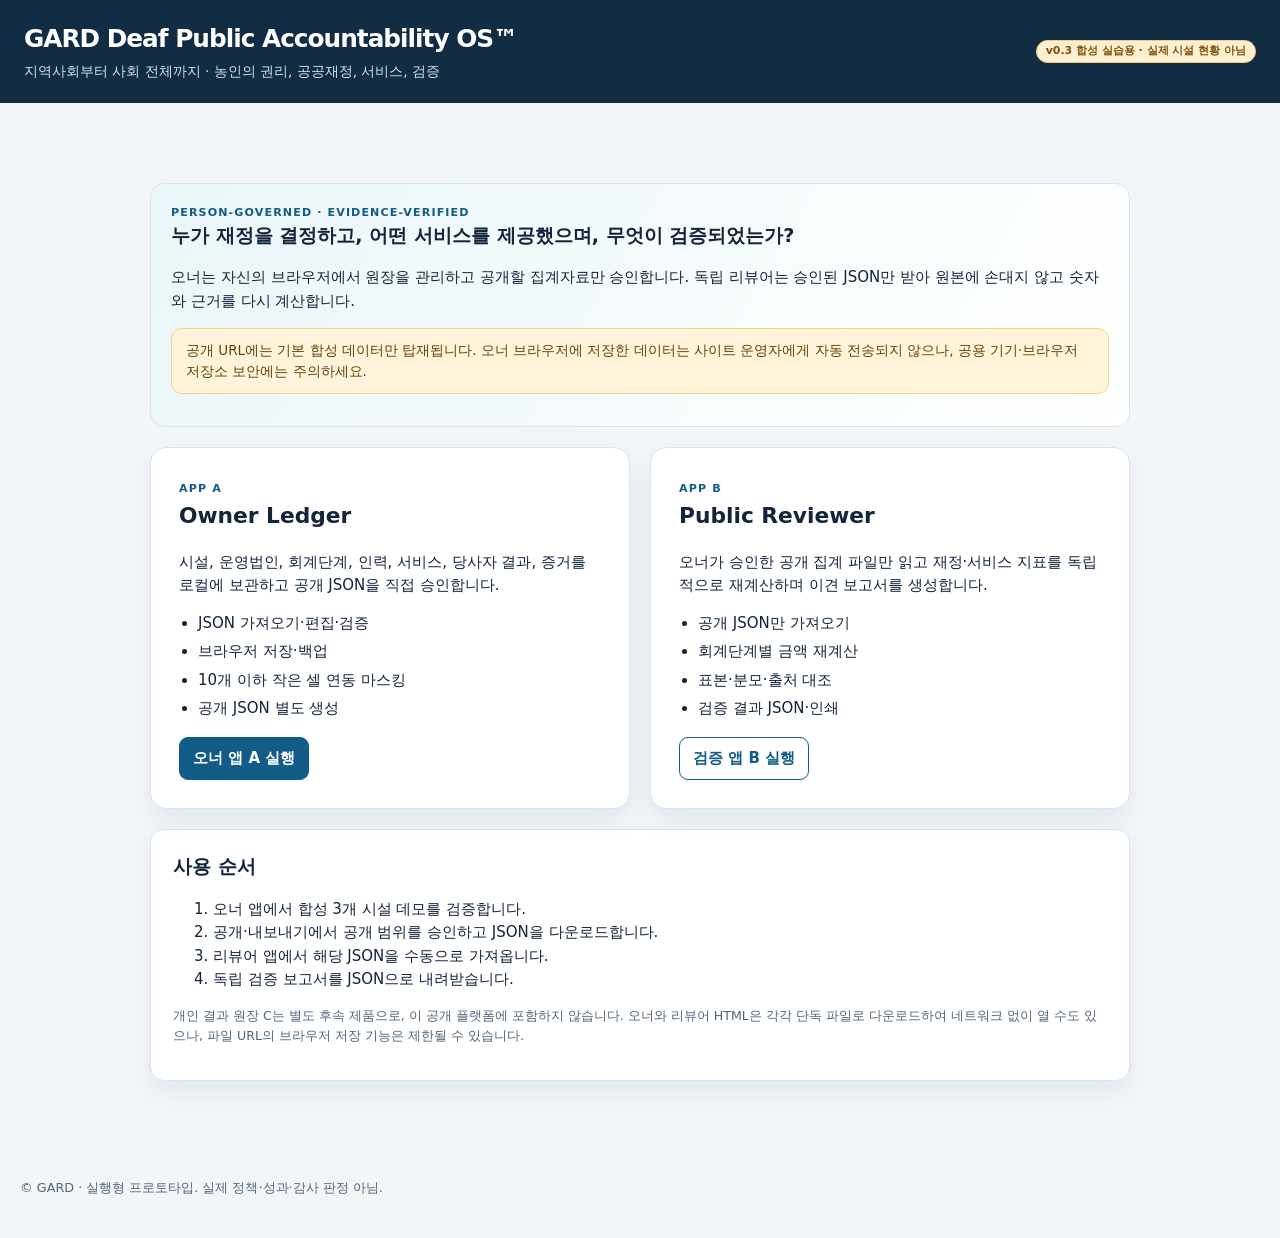
<file: index.html>
<!doctype html><html lang="ko"><head><meta charset="utf-8"><meta name="viewport" content="width=device-width,initial-scale=1"><meta http-equiv="Content-Security-Policy" content="default-src 'none'; style-src 'unsafe-inline'; base-uri 'none'; form-action 'none'"><title>GARD DPA | Owner · Reviewer</title><style>:root{color-scheme:light;font-family:system-ui,-apple-system,BlinkMacSystemFont,"Malgun Gothic","Apple SD Gothic Neo",sans-serif;--ink:#13243b;--muted:#52657b;--bg:#f3f6f9;--panel:#fff;--line:#dbe4ec;--accent:#125c87;--accent-bg:#e5f2f9;--good:#106442;--bad:#a0243e;--warn:#80500b;--shadow:0 12px 26px rgba(16,39,67,.07);font-size:15px}
*{box-sizing:border-box}html{scroll-behavior:smooth}body{margin:0;background:var(--bg);color:var(--ink);line-height:1.55}h1,h2,h3,p{margin-top:0}h1{font-size:1.65rem;margin-bottom:.2rem;letter-spacing:-.04em}h2{font-size:1.28rem}h3{font-size:1.03rem}a{color:var(--accent)}button,select,input,textarea{font:inherit}button{cursor:pointer}button:disabled{opacity:.45;cursor:not-allowed}button:focus-visible,input:focus-visible,select:focus-visible,textarea:focus-visible,a:focus-visible{outline:3px solid #d07923;outline-offset:3px}.top{background:#122c44;color:#fff}.top-inner{max-width:1450px;margin:auto;padding:20px 24px;display:flex;justify-content:space-between;gap:18px;align-items:center;flex-wrap:wrap}.top a{color:white}.subtitle{color:#d0e0ed;font-size:.91rem}.layout{max-width:1450px;margin:20px auto;display:grid;grid-template-columns:238px minmax(0,1fr);gap:20px;padding:0 20px}.sidebar{background:var(--panel);border:1px solid var(--line);border-radius:14px;padding:15px;height:fit-content;position:sticky;top:15px}.brand{font-weight:800;padding:10px;font-size:1rem}.nav{display:grid;gap:3px}.nav button{display:flex;align-items:center;text-align:left;background:transparent;color:var(--ink);border:0;border-radius:9px;padding:11px 12px;width:100%;font-weight:560}.nav button[aria-current="page"]{background:var(--accent-bg);color:#104b6a;font-weight:800}.nav button:hover{background:#f0f6fa}.main{min-width:0}.box{background:var(--panel);border:1px solid var(--line);border-radius:14px;padding:22px;margin-bottom:17px;box-shadow:var(--shadow)}.box.compact{padding:15px}.eyebrow{font-size:.74rem;letter-spacing:.1em;text-transform:uppercase;color:var(--accent);font-weight:800}.muted,.hint{color:var(--muted)}.hint{font-size:.84rem}.banner{background:#fff4da;color:#68410a;border:1px solid #f3d58a;border-radius:11px;padding:11px 14px;font-size:.9rem;margin:12px 0}.banner.danger{background:#fff0f1;color:#8d213a;border-color:#f4b4bd}.banner.info{background:#e9f3fc;color:#23496b;border-color:#b3d1e8}.cards{display:grid;grid-template-columns:repeat(4,minmax(0,1fr));gap:14px;margin:16px 0}.kpi{background:#fff;border:1px solid var(--line);border-radius:12px;padding:17px}.kpi strong{display:block;font-size:1.55rem;color:var(--ink);font-weight:800;font-variant-numeric:tabular-nums}.kpi .hint{font-size:.77rem}.toolbar{display:flex;align-items:center;flex-wrap:wrap;gap:9px}.button{border:1px solid var(--accent);background:var(--accent);color:#fff;border-radius:9px;padding:9px 13px;font-weight:670;white-space:nowrap}.button.ghost{background:white;color:var(--accent)}.button.flat{background:#eff4f8;color:#223b53;border-color:#d9e5eb}.button.danger{background:#aa2744;border-color:#aa2744}.button:hover{filter:brightness(.95)}.filters{display:flex;flex-wrap:wrap;align-items:end;gap:9px;margin:16px 0}.filters label,.field label{display:block;font-weight:660;font-size:.87rem}.filters input,.filters select,.field select,.field input,.field textarea{width:100%;border:1px solid #b4c5d4;background:#fff;border-radius:8px;padding:9px;color:var(--ink)}.filters>div{min-width:145px;flex:1}.filters>.grow{flex:2}.tblwrap{overflow-x:auto;max-width:100%}table{border-collapse:collapse;width:100%;font-size:.9rem}th,td{border-bottom:1px solid var(--line);padding:10px 9px;text-align:left;vertical-align:top}th{background:#f2f6f9;color:#31475c;font-size:.83rem;white-space:nowrap}td{max-width:270px;overflow-wrap:anywhere}tr:hover td{background:#f8fafc}td.num{text-align:right;white-space:nowrap;font-variant-numeric:tabular-nums}.pill{display:inline-block;border:1px solid #d8e4ee;background:#ecf4f9;border-radius:99px;padding:2px 9px;font-weight:740;font-size:.73rem}.pill.synthetic{background:#fff0d1;color:#80500b;border-color:#edce86}.pill.good{background:#ddf2e8;color:#106442;border-color:#a3d9ba}.pill.bad{background:#fbe3e5;color:#a0243e;border-color:#e9b6bd}.pill.unknown{background:#f4f4f4;color:#556171}.segment{display:grid;grid-template-columns:repeat(5,1fr);gap:8px}.stage{padding:15px;border:1px solid var(--line);border-radius:10px;background:#f8fbfe}.stage b{font-size:1.04rem;display:block;margin-top:5px;overflow-wrap:anywhere}.split{display:grid;grid-template-columns:1.1fr 1fr;gap:16px}.detail{background:#f5f8fa;border:1px solid var(--line);border-radius:11px;padding:15px;min-height:170px}.detail pre,.json-preview{white-space:pre-wrap;overflow-wrap:anywhere;max-height:440px;overflow:auto;border:1px solid var(--line);background:#f8fafc;padding:13px;border-radius:9px;font-size:.84rem}.field{margin:12px 0}.field textarea{min-height:350px;font:12px/1.5 ui-monospace,SFMono-Regular,Consolas,monospace;white-space:pre}.toggle{display:inline-flex;gap:8px;align-items:center;margin:7px 14px 7px 0;font-size:.9rem}.issues{list-style:none;padding:0;margin:10px 0}.issues li{padding:9px 12px;border-left:3px solid #dda94d;background:#fff8e7;margin-bottom:6px;font-size:.87rem}.issues li.error{background:#ffebee;border-color:#d34764}.small-list{margin:0;padding-left:19px}.small-list li{margin:5px 0}.right{margin-left:auto}.sr-only{position:absolute;width:1px;height:1px;overflow:hidden;clip:rect(0,0,0,0);white-space:nowrap}.footer{max-width:1450px;margin:12px auto 40px;padding:0 20px;color:var(--muted);font-size:.85rem}.page-title{display:flex;justify-content:space-between;align-items:flex-start;gap:12px;flex-wrap:wrap}.note{border-left:4px solid var(--accent);padding:10px 14px;background:#edf5f9;margin:12px 0}.checkset{display:grid;grid-template-columns:repeat(2,minmax(0,1fr));gap:8px}.checkset label{display:flex;align-items:center;gap:8px;padding:9px;border:1px solid var(--line);border-radius:8px;word-break:break-word}code{background:#eef2f5;border-radius:4px;padding:1px 4px}.status{margin-top:10px;font-size:.84rem;min-height:1.4em}.chip{font-size:.73rem;font-weight:700;padding:3px 8px;border-radius:8px;background:#e8f2f8}.linkbutton{background:none;border:0;color:var(--accent);padding:0;text-decoration:underline;text-align:left}.linkbutton:hover{color:#03466d}.hero{background:linear-gradient(120deg,#eaf6f9,#fff);border:1px solid var(--line);border-radius:14px;padding:20px}.index{max-width:1020px;margin:60px auto;padding:20px}.indexgrid{display:grid;grid-template-columns:1fr 1fr;gap:20px}.indexcard{background:white;padding:28px;border:1px solid var(--line);border-radius:16px;box-shadow:var(--shadow)}.indexcard h2{font-size:1.45rem}.indexcard a.button{text-decoration:none;display:inline-block;margin-top:12px}.lineage{border-top:1px solid var(--line);padding:10px 0}.notice{font-weight:600}.only-print{display:none}@media(max-width:1000px){.layout{grid-template-columns:1fr}.sidebar{position:static}.nav{grid-template-columns:repeat(5,1fr)}.nav button{justify-content:center;font-size:.82rem}.cards{grid-template-columns:repeat(2,1fr)}.segment{grid-template-columns:repeat(3,1fr)}}@media(max-width:690px){.layout{padding:0 10px}.top-inner{padding:17px}.box{padding:15px}.nav{grid-template-columns:repeat(2,1fr)}.cards{grid-template-columns:1fr 1fr;gap:8px}.kpi{padding:12px}.kpi strong{font-size:1.18rem}.segment{grid-template-columns:repeat(2,1fr)}.split,.indexgrid,.checkset{grid-template-columns:1fr}.filters>div{min-width:100%}}@media print{body{background:white}.top,.sidebar,.toolbar,.filters,.button,.no-print,.footer{display:none!important}.layout{display:block;margin:0;padding:0}.box{border:0;box-shadow:none;padding:0}.only-print{display:block}.page-title{padding-bottom:15px}.pill{border:0}}
</style></head><body><header class="top"><div class="top-inner"><div><h1>GARD Deaf Public Accountability OS™</h1><div class="subtitle">지역사회부터 사회 전체까지 · 농인의 권리, 공공재정, 서비스, 검증</div></div><span class="pill synthetic">v0.3 합성 실습용 · 실제 시설 현황 아님</span></div></header><main class="index"><div class="hero"><div class="eyebrow">PERSON-GOVERNED · EVIDENCE-VERIFIED</div><h2>누가 재정을 결정하고, 어떤 서비스를 제공했으며, 무엇이 검증되었는가?</h2><p>오너는 자신의 브라우저에서 원장을 관리하고 공개할 집계자료만 승인합니다. 독립 리뷰어는 승인된 JSON만 받아 원본에 손대지 않고 숫자와 근거를 다시 계산합니다.</p><div class="banner">공개 URL에는 기본 합성 데이터만 탑재됩니다. 오너 브라우저에 저장한 데이터는 사이트 운영자에게 자동 전송되지 않으나, 공용 기기·브라우저 저장소 보안에는 주의하세요.</div></div><div class="indexgrid" style="margin-top:20px"><section class="indexcard"><span class="eyebrow">APP A</span><h2>Owner Ledger</h2><p>시설, 운영법인, 회계단계, 인력, 서비스, 당사자 결과, 증거를 로컬에 보관하고 공개 JSON을 직접 승인합니다.</p><ul class="small-list"><li>JSON 가져오기·편집·검증</li><li>브라우저 저장·백업</li><li>10개 이하 작은 셀 연동 마스킹</li><li>공개 JSON 별도 생성</li></ul><a class="button" href="owner/">오너 앱 A 실행</a></section><section class="indexcard"><span class="eyebrow">APP B</span><h2>Public Reviewer</h2><p>오너가 승인한 공개 집계 파일만 읽고 재정·서비스 지표를 독립적으로 재계산하며 이견 보고서를 생성합니다.</p><ul class="small-list"><li>공개 JSON만 가져오기</li><li>회계단계별 금액 재계산</li><li>표본·분모·출처 대조</li><li>검증 결과 JSON·인쇄</li></ul><a class="button ghost" href="reviewer/">검증 앱 B 실행</a></section></div><div class="box" style="margin-top:20px"><h2>사용 순서</h2><ol><li>오너 앱에서 합성 3개 시설 데모를 검증합니다.</li><li>공개·내보내기에서 공개 범위를 승인하고 JSON을 다운로드합니다.</li><li>리뷰어 앱에서 해당 JSON을 수동으로 가져옵니다.</li><li>독립 검증 보고서를 JSON으로 내려받습니다.</li></ol><p class="hint">개인 결과 원장 C는 별도 후속 제품으로, 이 공개 플랫폼에 포함하지 않습니다. 오너와 리뷰어 HTML은 각각 단독 파일로 다운로드하여 네트워크 없이 열 수도 있으나, 파일 URL의 브라우저 저장 기능은 제한될 수 있습니다.</p></div></main><footer class="footer">© GARD · 실행형 프로토타입. 실제 정책·성과·감사 판정 아님.</footer></body></html>
</file>
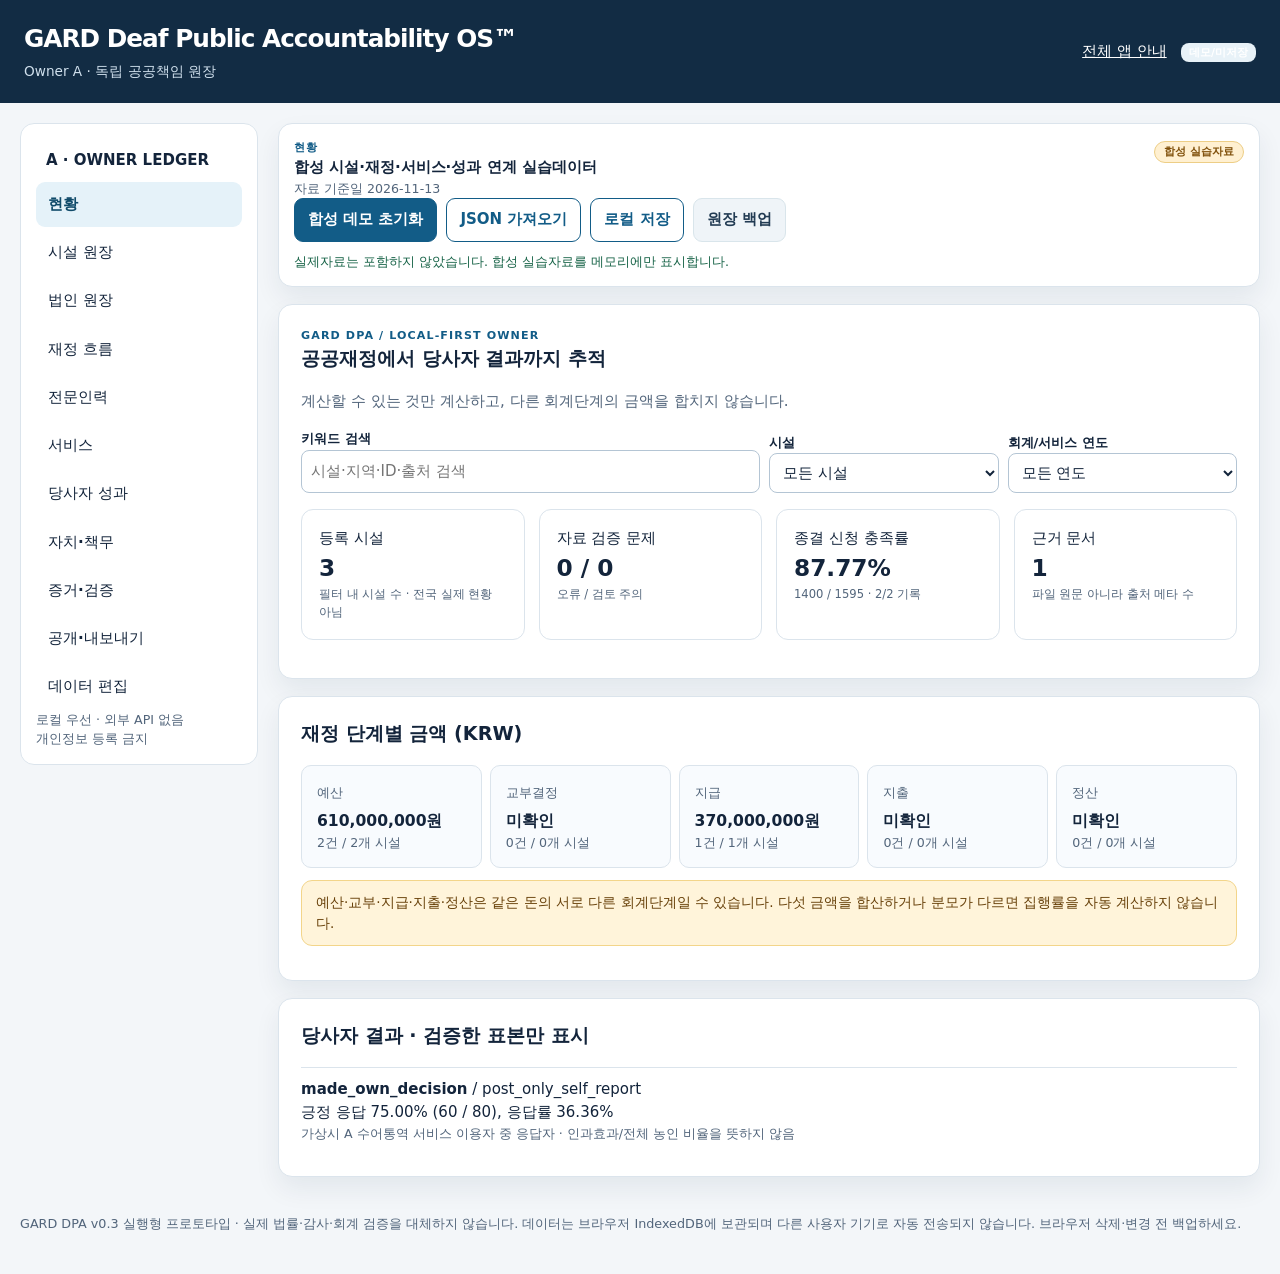
<file: owner/index.html>
<!doctype html><html lang="ko"><head><meta charset="utf-8"><meta name="viewport" content="width=device-width,initial-scale=1"><meta http-equiv="Content-Security-Policy" content="default-src &#x27;none&#x27;; base-uri &#x27;none&#x27;; form-action &#x27;none&#x27;; object-src &#x27;none&#x27;; connect-src &#x27;none&#x27;; img-src data:; font-src &#x27;none&#x27;; script-src &#x27;sha256-55hJBSgkEOPfdTRJYL3GxqnBnFvOTOtuBfV8p0BGE+E=&#x27; &#x27;sha256-U21DDAO28Tn/AYbBVV8XFIDenEa03ng+JH9eHo840/w=&#x27;; style-src &#x27;sha256-GcXctciEJM1Ol57N561fR0YOGYFYlR1tQfWfk3ddNRg=&#x27;"><meta name="referrer" content="no-referrer"><title>Owner A · 독립 공공책임 원장</title><style>:root{color-scheme:light;font-family:system-ui,-apple-system,BlinkMacSystemFont,"Malgun Gothic","Apple SD Gothic Neo",sans-serif;--ink:#13243b;--muted:#52657b;--bg:#f3f6f9;--panel:#fff;--line:#dbe4ec;--accent:#125c87;--accent-bg:#e5f2f9;--good:#106442;--bad:#a0243e;--warn:#80500b;--shadow:0 12px 26px rgba(16,39,67,.07);font-size:15px}
*{box-sizing:border-box}html{scroll-behavior:smooth}body{margin:0;background:var(--bg);color:var(--ink);line-height:1.55}h1,h2,h3,p{margin-top:0}h1{font-size:1.65rem;margin-bottom:.2rem;letter-spacing:-.04em}h2{font-size:1.28rem}h3{font-size:1.03rem}a{color:var(--accent)}button,select,input,textarea{font:inherit}button{cursor:pointer}button:disabled{opacity:.45;cursor:not-allowed}button:focus-visible,input:focus-visible,select:focus-visible,textarea:focus-visible,a:focus-visible{outline:3px solid #d07923;outline-offset:3px}.top{background:#122c44;color:#fff}.top-inner{max-width:1450px;margin:auto;padding:20px 24px;display:flex;justify-content:space-between;gap:18px;align-items:center;flex-wrap:wrap}.top a{color:white}.subtitle{color:#d0e0ed;font-size:.91rem}.layout{max-width:1450px;margin:20px auto;display:grid;grid-template-columns:238px minmax(0,1fr);gap:20px;padding:0 20px}.sidebar{background:var(--panel);border:1px solid var(--line);border-radius:14px;padding:15px;height:fit-content;position:sticky;top:15px}.brand{font-weight:800;padding:10px;font-size:1rem}.nav{display:grid;gap:3px}.nav button{display:flex;align-items:center;text-align:left;background:transparent;color:var(--ink);border:0;border-radius:9px;padding:11px 12px;width:100%;font-weight:560}.nav button[aria-current="page"]{background:var(--accent-bg);color:#104b6a;font-weight:800}.nav button:hover{background:#f0f6fa}.main{min-width:0}.box{background:var(--panel);border:1px solid var(--line);border-radius:14px;padding:22px;margin-bottom:17px;box-shadow:var(--shadow)}.box.compact{padding:15px}.eyebrow{font-size:.74rem;letter-spacing:.1em;text-transform:uppercase;color:var(--accent);font-weight:800}.muted,.hint{color:var(--muted)}.hint{font-size:.84rem}.banner{background:#fff4da;color:#68410a;border:1px solid #f3d58a;border-radius:11px;padding:11px 14px;font-size:.9rem;margin:12px 0}.banner.danger{background:#fff0f1;color:#8d213a;border-color:#f4b4bd}.banner.info{background:#e9f3fc;color:#23496b;border-color:#b3d1e8}.cards{display:grid;grid-template-columns:repeat(4,minmax(0,1fr));gap:14px;margin:16px 0}.kpi{background:#fff;border:1px solid var(--line);border-radius:12px;padding:17px}.kpi strong{display:block;font-size:1.55rem;color:var(--ink);font-weight:800;font-variant-numeric:tabular-nums}.kpi .hint{font-size:.77rem}.toolbar{display:flex;align-items:center;flex-wrap:wrap;gap:9px}.button{border:1px solid var(--accent);background:var(--accent);color:#fff;border-radius:9px;padding:9px 13px;font-weight:670;white-space:nowrap}.button.ghost{background:white;color:var(--accent)}.button.flat{background:#eff4f8;color:#223b53;border-color:#d9e5eb}.button.danger{background:#aa2744;border-color:#aa2744}.button:hover{filter:brightness(.95)}.filters{display:flex;flex-wrap:wrap;align-items:end;gap:9px;margin:16px 0}.filters label,.field label{display:block;font-weight:660;font-size:.87rem}.filters input,.filters select,.field select,.field input,.field textarea{width:100%;border:1px solid #b4c5d4;background:#fff;border-radius:8px;padding:9px;color:var(--ink)}.filters>div{min-width:145px;flex:1}.filters>.grow{flex:2}.tblwrap{overflow-x:auto;max-width:100%}table{border-collapse:collapse;width:100%;font-size:.9rem}th,td{border-bottom:1px solid var(--line);padding:10px 9px;text-align:left;vertical-align:top}th{background:#f2f6f9;color:#31475c;font-size:.83rem;white-space:nowrap}td{max-width:270px;overflow-wrap:anywhere}tr:hover td{background:#f8fafc}td.num{text-align:right;white-space:nowrap;font-variant-numeric:tabular-nums}.pill{display:inline-block;border:1px solid #d8e4ee;background:#ecf4f9;border-radius:99px;padding:2px 9px;font-weight:740;font-size:.73rem}.pill.synthetic{background:#fff0d1;color:#80500b;border-color:#edce86}.pill.good{background:#ddf2e8;color:#106442;border-color:#a3d9ba}.pill.bad{background:#fbe3e5;color:#a0243e;border-color:#e9b6bd}.pill.unknown{background:#f4f4f4;color:#556171}.segment{display:grid;grid-template-columns:repeat(5,1fr);gap:8px}.stage{padding:15px;border:1px solid var(--line);border-radius:10px;background:#f8fbfe}.stage b{font-size:1.04rem;display:block;margin-top:5px;overflow-wrap:anywhere}.split{display:grid;grid-template-columns:1.1fr 1fr;gap:16px}.detail{background:#f5f8fa;border:1px solid var(--line);border-radius:11px;padding:15px;min-height:170px}.detail pre,.json-preview{white-space:pre-wrap;overflow-wrap:anywhere;max-height:440px;overflow:auto;border:1px solid var(--line);background:#f8fafc;padding:13px;border-radius:9px;font-size:.84rem}.field{margin:12px 0}.field textarea{min-height:350px;font:12px/1.5 ui-monospace,SFMono-Regular,Consolas,monospace;white-space:pre}.toggle{display:inline-flex;gap:8px;align-items:center;margin:7px 14px 7px 0;font-size:.9rem}.issues{list-style:none;padding:0;margin:10px 0}.issues li{padding:9px 12px;border-left:3px solid #dda94d;background:#fff8e7;margin-bottom:6px;font-size:.87rem}.issues li.error{background:#ffebee;border-color:#d34764}.small-list{margin:0;padding-left:19px}.small-list li{margin:5px 0}.right{margin-left:auto}.sr-only{position:absolute;width:1px;height:1px;overflow:hidden;clip:rect(0,0,0,0);white-space:nowrap}.footer{max-width:1450px;margin:12px auto 40px;padding:0 20px;color:var(--muted);font-size:.85rem}.page-title{display:flex;justify-content:space-between;align-items:flex-start;gap:12px;flex-wrap:wrap}.note{border-left:4px solid var(--accent);padding:10px 14px;background:#edf5f9;margin:12px 0}.checkset{display:grid;grid-template-columns:repeat(2,minmax(0,1fr));gap:8px}.checkset label{display:flex;align-items:center;gap:8px;padding:9px;border:1px solid var(--line);border-radius:8px;word-break:break-word}code{background:#eef2f5;border-radius:4px;padding:1px 4px}.status{margin-top:10px;font-size:.84rem;min-height:1.4em}.chip{font-size:.73rem;font-weight:700;padding:3px 8px;border-radius:8px;background:#e8f2f8}.linkbutton{background:none;border:0;color:var(--accent);padding:0;text-decoration:underline;text-align:left}.linkbutton:hover{color:#03466d}.hero{background:linear-gradient(120deg,#eaf6f9,#fff);border:1px solid var(--line);border-radius:14px;padding:20px}.index{max-width:1020px;margin:60px auto;padding:20px}.indexgrid{display:grid;grid-template-columns:1fr 1fr;gap:20px}.indexcard{background:white;padding:28px;border:1px solid var(--line);border-radius:16px;box-shadow:var(--shadow)}.indexcard h2{font-size:1.45rem}.indexcard a.button{text-decoration:none;display:inline-block;margin-top:12px}.lineage{border-top:1px solid var(--line);padding:10px 0}.notice{font-weight:600}.only-print{display:none}@media(max-width:1000px){.layout{grid-template-columns:1fr}.sidebar{position:static}.nav{grid-template-columns:repeat(5,1fr)}.nav button{justify-content:center;font-size:.82rem}.cards{grid-template-columns:repeat(2,1fr)}.segment{grid-template-columns:repeat(3,1fr)}}@media(max-width:690px){.layout{padding:0 10px}.top-inner{padding:17px}.box{padding:15px}.nav{grid-template-columns:repeat(2,1fr)}.cards{grid-template-columns:1fr 1fr;gap:8px}.kpi{padding:12px}.kpi strong{font-size:1.18rem}.segment{grid-template-columns:repeat(2,1fr)}.split,.indexgrid,.checkset{grid-template-columns:1fr}.filters>div{min-width:100%}}@media print{body{background:white}.top,.sidebar,.toolbar,.filters,.button,.no-print,.footer{display:none!important}.layout{display:block;margin:0;padding:0}.box{border:0;box-shadow:none;padding:0}.only-print{display:block}.page-title{padding-bottom:15px}.pill{border:0}}
</style></head><body><a class="sr-only" href="#content">본문으로 이동</a><header class="top"><div class="top-inner"><div><h1>GARD Deaf Public Accountability OS™</h1><div class="subtitle">Owner A · 독립 공공책임 원장</div></div><div><a href="../index.html">전체 앱 안내</a> &nbsp; <span class="chip" id="saved-indicator">데모 / 미저장</span></div></div></header><div class="layout"><aside class="sidebar" aria-label="화면 이동"><div class="brand">A · OWNER LEDGER</div><nav class="nav" aria-label="주요 메뉴"><button type="button" data-nav="home" aria-current="page">현황</button><button type="button" data-nav="facilities" aria-current="false">시설 원장</button><button type="button" data-nav="organizations" aria-current="false">법인 원장</button><button type="button" data-nav="finances" aria-current="false">재정 흐름</button><button type="button" data-nav="staff_aggregates" aria-current="false">전문인력</button><button type="button" data-nav="services" aria-current="false">서비스</button><button type="button" data-nav="outcomes" aria-current="false">당사자 성과</button><button type="button" data-nav="governance" aria-current="false">자치·책무</button><button type="button" data-nav="evidence" aria-current="false">증거·검증</button><button type="button" data-nav="publish" aria-current="false">공개·내보내기</button><button type="button" data-nav="edit" aria-current="false">데이터 편집</button></nav><div class="hint" style="padding:12px">로컬 우선 · 외부 API 없음<br>개인정보 등록 금지</div></aside><main class="main"><div class="box compact"><div class="page-title"><div><div class="eyebrow" id="page-name">현황</div><b id="data-title">공공책임 원장</b><div class="hint" id="data-date">자료 기준일 확인 중</div></div><div><span id="kind" class="pill synthetic">합성 실습자료</span></div></div><div class="toolbar no-print" style="margin-top:12px"><button class="button" id="btn-demo">합성 데모 초기화</button><label class="button ghost" for="file-json">JSON 가져오기</label><input class="sr-only" type="file" id="file-json" accept=".json,application/json"><button class="button ghost" id="btn-save">로컬 저장</button><button class="button flat" id="btn-backup">원장 백업</button></div><div class="status" id="status" role="status" aria-live="polite"></div></div><div id="content" aria-live="polite"></div></main></div><footer class="footer">GARD DPA v0.3 실행형 프로토타입 · 실제 법률·감사·회계 검증을 대체하지 않습니다. 데이터는 브라우저 IndexedDB에 보관되며 다른 사용자 기기로 자동 전송되지 않습니다. 브라우저 삭제·변경 전 백업하세요.</footer><script type="application/json" id="schema-json">{"$schema":"https://json-schema.org/draft/2020-12/schema","$id":"https://example.invalid/gard-dpa/v1/schema.json","title":"GARD Deaf Public Accountability OS - v1 data bundle","description":"Data interchange schema. Legal, statistical and audit validity requires separate checks. Demo must be labelled synthetic.","type":"object","additionalProperties":false,"required":["meta","organizations","facilities","finances","staff_aggregates","services","outcomes","governance","evidence","reviews"],"properties":{"meta":{"type":"object","additionalProperties":false,"required":["schema_version","dataset_id","title","as_of_date","dataset_kind","publication_scope","contains_personal_data","facility_reference","min_public_cell_n"],"properties":{"schema_version":{"const":"1.0.0"},"dataset_id":{"type":"string","minLength":5},"title":{"type":"string","minLength":3},"as_of_date":{"type":"string","format":"date"},"dataset_kind":{"enum":["synthetic_demo","real_observation","mixed_internal"]},"publication_scope":{"enum":["owner_only","reviewer_approved"]},"contains_personal_data":{"type":"boolean"},"facility_reference":{"type":"object","additionalProperties":false,"required":["count","as_of_date","source_note"],"properties":{"count":{"type":["integer","null"],"minimum":0},"as_of_date":{"type":["string","null"],"format":"date"},"source_note":{"type":"string"}}},"min_public_cell_n":{"type":"integer","minimum":1},"method_notes":{"type":"string"}}},"organizations":{"type":"array","items":{"$ref":"#/$defs/organization"}},"facilities":{"type":"array","items":{"$ref":"#/$defs/facility"}},"finances":{"type":"array","items":{"$ref":"#/$defs/finance"}},"staff_aggregates":{"type":"array","items":{"$ref":"#/$defs/staff"}},"services":{"type":"array","items":{"$ref":"#/$defs/service"}},"outcomes":{"type":"array","items":{"$ref":"#/$defs/outcome"}},"governance":{"type":"array","items":{"$ref":"#/$defs/governance"}},"evidence":{"type":"array","items":{"$ref":"#/$defs/evidence"}},"reviews":{"type":"array","items":{"$ref":"#/$defs/review"}}},"$defs":{"id":{"type":"string","pattern":"^[A-Za-z0-9][A-Za-z0-9._:-]{2,100}$"},"n":{"type":["integer","null"],"minimum":0},"money":{"type":["integer","null"],"minimum":0,"description":"KRW; no floating point and no scale ambiguity"},"source_refs":{"type":"array","items":{"$ref":"#/$defs/id"},"uniqueItems":true},"verification_state":{"enum":["claim_only","source_documented","reviewed","independently_verified","missing","synthetic_only","disputed"]},"organization":{"type":"object","additionalProperties":false,"required":["org_id","org_name","legal_form","role","record_status","evidence_ids"],"properties":{"org_id":{"$ref":"#/$defs/id"},"org_name":{"type":"string","minLength":1},"legal_form":{"enum":["nonprofit_association","social_welfare_corporation","social_cooperative","public_body","company","other","unknown"]},"role":{"enum":["facility_operator","funding_body","service_provider","oversight_body","other"]},"record_status":{"$ref":"#/$defs/verification_state"},"evidence_ids":{"$ref":"#/$defs/source_refs"}}},"facility":{"type":"object","additionalProperties":false,"required":["facility_id","facility_name","region_code","region_name","facility_type","operator_org_id","operating_status","as_of_date","valid_from","valid_to","record_status","evidence_ids"],"properties":{"facility_id":{"$ref":"#/$defs/id"},"facility_name":{"type":"string","minLength":1},"region_code":{"type":"string","minLength":1},"region_name":{"type":"string","minLength":1},"facility_type":{"enum":["local_sign_interpretation_center","central_sign_interpretation_center","other"]},"operator_org_id":{"type":["string","null"]},"operating_status":{"enum":["active","suspended","closed","unknown"]},"as_of_date":{"type":"string","format":"date"},"valid_from":{"type":"string","format":"date"},"valid_to":{"type":["string","null"],"format":"date"},"record_status":{"$ref":"#/$defs/verification_state"},"evidence_ids":{"$ref":"#/$defs/source_refs"}}},"finance":{"type":"object","additionalProperties":false,"required":["finance_id","facility_id","fiscal_year","funding_type","accounting_stage","amount_krw","money_flow_id","purpose_code","recipient_org_id","record_status","evidence_ids"],"properties":{"finance_id":{"$ref":"#/$defs/id"},"facility_id":{"$ref":"#/$defs/id"},"fiscal_year":{"type":"integer","minimum":2000,"maximum":2200},"funding_type":{"enum":["central_government","local_government","mixed_matching","facility_earned_income","organization_unrestricted","donation_restricted","contract_payment","other"]},"accounting_stage":{"enum":["appropriation","grant_decision","disbursement","expense","settlement"]},"amount_krw":{"$ref":"#/$defs/money"},"money_flow_id":{"$ref":"#/$defs/id"},"purpose_code":{"type":"string","minLength":1},"recipient_org_id":{"type":["string","null"]},"record_status":{"$ref":"#/$defs/verification_state"},"evidence_ids":{"$ref":"#/$defs/source_refs"}}},"staff":{"type":"object","additionalProperties":false,"required":["staff_record_id","facility_id","as_of_date","sign_interpreters","deaf_interpreters","other_staff","fte","record_status","evidence_ids"],"properties":{"staff_record_id":{"$ref":"#/$defs/id"},"facility_id":{"$ref":"#/$defs/id"},"as_of_date":{"type":"string","format":"date"},"sign_interpreters":{"$ref":"#/$defs/n"},"deaf_interpreters":{"$ref":"#/$defs/n"},"other_staff":{"$ref":"#/$defs/n"},"fte":{"type":["number","null"],"minimum":0},"record_status":{"$ref":"#/$defs/verification_state"},"evidence_ids":{"$ref":"#/$defs/source_refs"}}},"service":{"type":"object","additionalProperties":false,"required":["service_record_id","facility_id","period_start","period_end","service_type","count_unit","requests_total","completed_requests","unserved_requests","cancelled_by_user","pending_requests","completed_service_events","unique_users","record_status","evidence_ids"],"properties":{"service_record_id":{"$ref":"#/$defs/id"},"facility_id":{"$ref":"#/$defs/id"},"period_start":{"type":"string","format":"date"},"period_end":{"type":"string","format":"date"},"service_type":{"enum":["sign_interpretation","counseling","sign_education","other"]},"count_unit":{"const":"distinct_requests"},"requests_total":{"$ref":"#/$defs/n"},"completed_requests":{"$ref":"#/$defs/n"},"unserved_requests":{"$ref":"#/$defs/n"},"cancelled_by_user":{"$ref":"#/$defs/n"},"pending_requests":{"$ref":"#/$defs/n"},"completed_service_events":{"$ref":"#/$defs/n"},"unique_users":{"$ref":"#/$defs/n"},"record_status":{"$ref":"#/$defs/verification_state"},"evidence_ids":{"$ref":"#/$defs/source_refs"}}},"outcome":{"type":"object","additionalProperties":false,"required":["outcome_id","facility_id","period_start","period_end","outcome_type","study_design","cohort_population","eligible_cohort_count","respondents","positive_responses","record_status","evidence_ids"],"properties":{"outcome_id":{"$ref":"#/$defs/id"},"facility_id":{"type":["string","null"]},"period_start":{"type":"string","format":"date"},"period_end":{"type":"string","format":"date"},"outcome_type":{"enum":["understood_information","made_own_decision","problem_resolved","independent_participation","other"]},"study_design":{"enum":["post_only_self_report","pre_post_uncontrolled","controlled_comparison","administrative_observed","other"]},"cohort_population":{"type":"string","minLength":4},"eligible_cohort_count":{"$ref":"#/$defs/n"},"respondents":{"$ref":"#/$defs/n"},"positive_responses":{"$ref":"#/$defs/n"},"record_status":{"$ref":"#/$defs/verification_state"},"evidence_ids":{"$ref":"#/$defs/source_refs"}}},"governance":{"type":"object","additionalProperties":false,"required":["governance_id","org_id","fiscal_year","eligible_voters","ballots_cast","formal_complaints_received","formal_complaints_resolved","record_status","evidence_ids"],"properties":{"governance_id":{"$ref":"#/$defs/id"},"org_id":{"$ref":"#/$defs/id"},"fiscal_year":{"type":"integer","minimum":2000},"eligible_voters":{"$ref":"#/$defs/n"},"ballots_cast":{"$ref":"#/$defs/n"},"formal_complaints_received":{"$ref":"#/$defs/n"},"formal_complaints_resolved":{"$ref":"#/$defs/n"},"record_status":{"$ref":"#/$defs/verification_state"},"evidence_ids":{"$ref":"#/$defs/source_refs"}}},"evidence":{"type":"object","additionalProperties":false,"required":["evidence_id","title","source_kind","issuer","document_date","access_date","url","content_sha256","access_scope","verification_state"],"properties":{"evidence_id":{"$ref":"#/$defs/id"},"title":{"type":"string","minLength":3},"source_kind":{"enum":["government","parliament","local_government","organization","independent_audit","user_statement","synthetic"]},"issuer":{"type":"string","minLength":1},"document_date":{"type":["string","null"],"format":"date"},"access_date":{"type":["string","null"],"format":"date"},"url":{"type":["string","null"],"format":"uri"},"content_sha256":{"type":["string","null"],"pattern":"^[a-f0-9]{64}$"},"access_scope":{"enum":["public","owner_only","restricted"]},"verification_state":{"$ref":"#/$defs/verification_state"}}},"review":{"type":"object","additionalProperties":false,"required":["review_id","target_kind","target_id","reviewer_role","review_date","decision","notes"],"properties":{"review_id":{"$ref":"#/$defs/id"},"target_kind":{"enum":["facility","organization","finance","staff","service","outcome","governance","evidence"]},"target_id":{"$ref":"#/$defs/id"},"reviewer_role":{"enum":["data_owner","source_checker","independent_reviewer"]},"review_date":{"type":"string","format":"date"},"decision":{"enum":["accepted","needs_evidence","rejected","synthetic_only"]},"notes":{"type":"string"}}}}}</script><script type="application/json" id="demo-json">{"meta":{"schema_version":"1.0.0","dataset_id":"GARD-DPA-SYNTHETIC-20261113","title":"합성 시설·재정·서비스·성과 연계 실습데이터","as_of_date":"2026-11-13","dataset_kind":"synthetic_demo","publication_scope":"owner_only","contains_personal_data":false,"facility_reference":{"count":null,"as_of_date":null,"source_note":"가상 시설 3개만 포함. 206 또는 약 208 시설 실제 명부 아님."},"min_public_cell_n":10,"method_notes":"모든 기관·연도·금액·실적은 예시이며 실제 기관의 행위나 성과에 대한 주장 아님."},"organizations":[{"org_id":"SYN-ORG-001","org_name":"가상 공익법인 가","legal_form":"nonprofit_association","role":"facility_operator","record_status":"synthetic_only","evidence_ids":["SYN-EV-001"]},{"org_id":"SYN-ORG-002","org_name":"가상 지방 공공기관 나","legal_form":"public_body","role":"facility_operator","record_status":"synthetic_only","evidence_ids":["SYN-EV-001"]}],"facilities":[{"facility_id":"SYN-FAC-001","facility_name":"가상시 A 수어통역센터","region_code":"SYN-01","region_name":"가상시 A","facility_type":"local_sign_interpretation_center","operator_org_id":"SYN-ORG-001","operating_status":"active","as_of_date":"2026-11-13","valid_from":"2025-01-01","valid_to":null,"record_status":"synthetic_only","evidence_ids":["SYN-EV-001"]},{"facility_id":"SYN-FAC-002","facility_name":"가상시 B 수어통역센터","region_code":"SYN-02","region_name":"가상시 B","facility_type":"local_sign_interpretation_center","operator_org_id":"SYN-ORG-002","operating_status":"active","as_of_date":"2026-11-13","valid_from":"2025-01-01","valid_to":null,"record_status":"synthetic_only","evidence_ids":["SYN-EV-001"]},{"facility_id":"SYN-FAC-003","facility_name":"가상시 C 수어통역센터","region_code":"SYN-03","region_name":"가상시 C","facility_type":"local_sign_interpretation_center","operator_org_id":null,"operating_status":"unknown","as_of_date":"2026-11-13","valid_from":"2026-01-01","valid_to":null,"record_status":"synthetic_only","evidence_ids":["SYN-EV-001"]}],"finances":[{"finance_id":"SYN-FIN-001","facility_id":"SYN-FAC-001","fiscal_year":2026,"funding_type":"local_government","accounting_stage":"appropriation","amount_krw":400000000,"money_flow_id":"SYN-FLOW-001","purpose_code":"facility_operations","recipient_org_id":"SYN-ORG-001","record_status":"synthetic_only","evidence_ids":["SYN-EV-001"]},{"finance_id":"SYN-FIN-002","facility_id":"SYN-FAC-001","fiscal_year":2026,"funding_type":"local_government","accounting_stage":"disbursement","amount_krw":370000000,"money_flow_id":"SYN-FLOW-001","purpose_code":"facility_operations","recipient_org_id":"SYN-ORG-001","record_status":"synthetic_only","evidence_ids":["SYN-EV-001"]},{"finance_id":"SYN-FIN-003","facility_id":"SYN-FAC-002","fiscal_year":2026,"funding_type":"local_government","accounting_stage":"appropriation","amount_krw":210000000,"money_flow_id":"SYN-FLOW-002","purpose_code":"facility_operations","recipient_org_id":"SYN-ORG-002","record_status":"synthetic_only","evidence_ids":["SYN-EV-001"]}],"staff_aggregates":[{"staff_record_id":"SYN-STAFF-001","facility_id":"SYN-FAC-001","as_of_date":"2026-10-31","sign_interpreters":4,"deaf_interpreters":1,"other_staff":1,"fte":5.5,"record_status":"synthetic_only","evidence_ids":["SYN-EV-001"]},{"staff_record_id":"SYN-STAFF-002","facility_id":"SYN-FAC-002","as_of_date":"2026-10-31","sign_interpreters":3,"deaf_interpreters":1,"other_staff":0,"fte":4,"record_status":"synthetic_only","evidence_ids":["SYN-EV-001"]}],"services":[{"service_record_id":"SYN-SRV-001","facility_id":"SYN-FAC-001","period_start":"2026-01-01","period_end":"2026-10-31","service_type":"sign_interpretation","count_unit":"distinct_requests","requests_total":1200,"completed_requests":900,"unserved_requests":120,"cancelled_by_user":100,"pending_requests":80,"completed_service_events":1100,"unique_users":220,"record_status":"synthetic_only","evidence_ids":["SYN-EV-001"]},{"service_record_id":"SYN-SRV-002","facility_id":"SYN-FAC-002","period_start":"2026-01-01","period_end":"2026-10-31","service_type":"sign_interpretation","count_unit":"distinct_requests","requests_total":650,"completed_requests":500,"unserved_requests":75,"cancelled_by_user":25,"pending_requests":50,"completed_service_events":660,"unique_users":null,"record_status":"synthetic_only","evidence_ids":["SYN-EV-001"]}],"outcomes":[{"outcome_id":"SYN-OUT-001","facility_id":"SYN-FAC-001","period_start":"2026-01-01","period_end":"2026-10-31","outcome_type":"made_own_decision","study_design":"post_only_self_report","cohort_population":"가상시 A 수어통역 서비스 이용자 중 응답자","eligible_cohort_count":220,"respondents":80,"positive_responses":60,"record_status":"synthetic_only","evidence_ids":["SYN-EV-001"]}],"governance":[{"governance_id":"SYN-GOV-001","org_id":"SYN-ORG-001","fiscal_year":2026,"eligible_voters":50,"ballots_cast":32,"formal_complaints_received":8,"formal_complaints_resolved":5,"record_status":"synthetic_only","evidence_ids":["SYN-EV-001"]}],"evidence":[{"evidence_id":"SYN-EV-001","title":"합성 데이터 설계용 문서 (공식·실제 기록 아님)","source_kind":"synthetic","issuer":"GARD DPA Demo Generator","document_date":"2026-11-13","access_date":"2026-11-13","url":null,"content_sha256":null,"access_scope":"public","verification_state":"synthetic_only"}],"reviews":[{"review_id":"SYN-REVIEW-001","target_kind":"evidence","target_id":"SYN-EV-001","reviewer_role":"data_owner","review_date":"2026-11-13","decision":"synthetic_only","notes":"모든 수치·기관은 합성이며 실제 통계나 시설 성과로 재사용 금지"}]}</script><script>/* GARD DPA browser-only core. No network calls or third-party dependencies. */
(function(root){
'use strict';
const TABLES=['organizations','facilities','finances','staff_aggregates','services','outcomes','governance','evidence','reviews'];
const IDS={organizations:'org_id',facilities:'facility_id',finances:'finance_id',staff_aggregates:'staff_record_id',services:'service_record_id',outcomes:'outcome_id',governance:'governance_id',evidence:'evidence_id',reviews:'review_id'};
const LABELS={organizations:'법인',facilities:'시설',finances:'재정',staff_aggregates:'전문인력',services:'서비스',outcomes:'당사자 성과',governance:'자치·책무',evidence:'출처·증거',reviews:'검토기록'};
const STAGES={appropriation:'예산',grant_decision:'교부결정',disbursement:'지급',expense:'지출',settlement:'정산'};
function parse(id){const el=document.getElementById(id); if(!el)throw new Error('누락된 내장 데이터: '+id);return JSON.parse(el.textContent);}
function isObj(x){return x!==null && typeof x==='object' && !Array.isArray(x);}
function esc(x){return String(x===null||x===undefined?'—':x).replace(/[&<>"']/g,c=>({'&':'&amp;','<':'&lt;','>':'&gt;','"':'&quot;',"'":'&#39;'}[c]));}
function fmt(x){return x===null||x===undefined?'미확인':typeof x==='number'?x.toLocaleString('ko-KR'):String(x);}
function pct(a,b){return Number.isFinite(a)&&Number.isFinite(b)&&b>0?(100*a/b).toFixed(2)+'%':'판단불가';}
function dateValid(s){if(typeof s!=='string'||!/^\d{4}-\d{2}-\d{2}$/.test(s))return false;const d=new Date(s+'T00:00:00Z');return !isNaN(d.getTime())&&d.toISOString().slice(0,10)===s;}
function recursiveCheck(value,rule,path,schema,issues,max){
 if(issues.length>=max)return;
 if(rule.$ref){const id=rule.$ref.split('/').pop();const found=schema.$defs[id]; if(!found){issues.push({level:'error',path,message:'스키마 참조 불명 '+id});return;}return recursiveCheck(value,found,path,schema,issues,max);}
 if(Object.hasOwn(rule,'const')&&value!==rule.const)issues.push({level:'error',path,message:'고정값 불일치'});
 if(rule.enum&&!rule.enum.includes(value))issues.push({level:'error',path,message:'허용되지 않은 열거값'});
 if(rule.type){const types=Array.isArray(rule.type)?rule.type:[rule.type];const ok=types.some(t=>t==='null'?value===null:t==='array'?Array.isArray(value):t==='object'?isObj(value):t==='integer'?Number.isInteger(value):t==='number'?typeof value==='number'&&Number.isFinite(value):t==='string'?typeof value==='string':t==='boolean'?typeof value==='boolean':false);if(!ok){issues.push({level:'error',path,message:'자료형 불일치: '+types.join('|')});return;}}
 if(typeof value==='string'){if(rule.minLength!=null&&value.length<rule.minLength)issues.push({level:'error',path,message:'문자열 길이 부족'});if(rule.pattern&&!(new RegExp(rule.pattern)).test(value))issues.push({level:'error',path,message:'ID 형식 오류'});if(rule.format==='date'&&!dateValid(value))issues.push({level:'error',path,message:'날짜 형식 오류'});if(rule.format==='uri'&&value!==''){try{const u=new URL(value);if(!['http:','https:'].includes(u.protocol))throw new Error('bad protocol');}catch(e){issues.push({level:'error',path,message:'허용되지 않은 URL'});}}}
 if(typeof value==='number'){if(rule.minimum!==undefined&&value<rule.minimum)issues.push({level:'error',path,message:'최소값 위반'});if(rule.maximum!==undefined&&value>rule.maximum)issues.push({level:'error',path,message:'최대값 위반'});}
 if(Array.isArray(value)){if(rule.uniqueItems){const s=new Set(value.map(x=>JSON.stringify(x)));if(s.size!==value.length)issues.push({level:'error',path,message:'배열 중복'});}if(rule.items)value.forEach((v,i)=>recursiveCheck(v,rule.items,path+'['+i+']',schema,issues,max));}
 if(isObj(value)){for(const k of rule.required||[]){if(!Object.hasOwn(value,k))issues.push({level:'error',path:path+'.'+k,message:'필수 필드 누락'});}if(rule.additionalProperties===false){for(const k of Object.keys(value))if(!Object.hasOwn(rule.properties||{},k))issues.push({level:'error',path:path+'.'+k,message:'허용되지 않은 필드'});}for(const [k,v] of Object.entries(value))if(rule.properties&&Object.hasOwn(rule.properties,k))recursiveCheck(v,rule.properties[k],path+'.'+k,schema,issues,max);}
}
function validate(data,schema){
 const issues=[];const push=(level,path,message)=>{if(issues.length<300)issues.push({level,path,message});};
 recursiveCheck(data,schema,'root',schema,issues,300);
 if(!isObj(data))return issues;
 const rows=t=>Array.isArray(data[t])?data[t]:[];
 const sets={};for(const t of TABLES){const id=IDS[t];const ids=new Set();for(const [i,r] of rows(t).entries()){if(!isObj(r))continue;if(ids.has(r[id]))push('error',t+'['+i+']','중복 ID '+String(r[id]));ids.add(r[id]);}sets[t]=ids;}
 for(const r of rows('facilities'))if(r.operator_org_id!=null&&!sets.organizations.has(r.operator_org_id))push('error','facilities/'+r.facility_id,'운영 법인 ID를 찾을 수 없음');
 for(const t of ['finances','staff_aggregates','services','outcomes'])for(const r of rows(t)){if(r.facility_id!=null&&!sets.facilities.has(r.facility_id))push('error',t+'/'+r[IDS[t]],'시설 ID를 찾을 수 없음');}
 for(const r of rows('finances'))if(r.recipient_org_id!=null&&!sets.organizations.has(r.recipient_org_id))push('error','finances/'+r.finance_id,'수령 법인 ID 없음');
 for(const r of rows('governance'))if(!sets.organizations.has(r.org_id))push('error','governance/'+r.governance_id,'법인 ID 없음');
 for(const t of ['organizations','facilities','finances','staff_aggregates','services','outcomes','governance'])for(const r of rows(t))for(const id of (Array.isArray(r.evidence_ids)?r.evidence_ids:[]))if(!sets.evidence.has(id))push('error',t+'/'+r[IDS[t]],'증거 ID를 찾을 수 없음: '+id);
 const flow=new Set();for(const r of rows('finances')){const k=[r.facility_id,r.fiscal_year,r.money_flow_id,r.accounting_stage].join('|');if(flow.has(k))push('error','finances/'+r.finance_id,'같은 자금흐름·회계단계 중복');flow.add(k);}
 for(const r of rows('services')){const fields=['requests_total','completed_requests','unserved_requests','cancelled_by_user','pending_requests'];if(fields.every(k=>Number.isInteger(r[k]))&&r.requests_total!==r.completed_requests+r.unserved_requests+r.cancelled_by_user+r.pending_requests)push('error','services/'+r.service_record_id,'신청 건수와 상태별 합계가 불일치');if(r.period_start>r.period_end)push('error','services/'+r.service_record_id,'기간 순서 오류');}
 for(const r of rows('outcomes')){if(Number.isFinite(r.respondents)&&Number.isFinite(r.positive_responses)&&r.positive_responses>r.respondents)push('error','outcomes/'+r.outcome_id,'긍정응답이 응답자보다 많음');if(Number.isFinite(r.respondents)&&Number.isFinite(r.eligible_cohort_count)&&r.respondents>r.eligible_cohort_count)push('error','outcomes/'+r.outcome_id,'응답자가 조사대상보다 많음');}
 for(const r of rows('governance')){if(Number.isFinite(r.ballots_cast)&&Number.isFinite(r.eligible_voters)&&r.ballots_cast>r.eligible_voters)push('error','governance/'+r.governance_id,'투표자가 의결권자보다 많음');if(Number.isFinite(r.formal_complaints_resolved)&&Number.isFinite(r.formal_complaints_received)&&r.formal_complaints_resolved>r.formal_complaints_received)push('error','governance/'+r.governance_id,'처리 민원이 접수보다 많음');}
 if(data.meta?.dataset_kind==='synthetic_demo'){for(const t of ['organizations','facilities','finances','staff_aggregates','services','outcomes','governance'])for(const r of rows(t))if(r.record_status!=='synthetic_only')push('error',t+'/'+r[IDS[t]],'합성 자료의 검증 상태 허위 전환');for(const r of rows('evidence'))if(r.source_kind!=='synthetic')push('error','evidence/'+r.evidence_id,'합성 원본을 실제 출처로 표시할 수 없음');}
 if(data.meta?.contains_personal_data===true)push('error','meta.contains_personal_data','개인정보 포함 자료는 이 앱 원장과 공개 대상에서 제외');
 if(data.meta?.publication_scope==='reviewer_approved'&&rows('evidence').some(r=>r.access_scope!=='public'))push('error','evidence','공개 파일에 비공개 증거 정보 포함');
 if(data.meta?.publication_scope==='reviewer_approved'){const raw=JSON.stringify(data);if(/[A-Z0-9._%+-]+@[A-Z0-9.-]+\.[A-Z]{2,}/i.test(raw)||/01[016789]-?\d{3,4}-?\d{4}/.test(raw)||/\d{6}-?[1-8]\d{6}/.test(raw))push('error','public_security','개인식별 정보로 추정되는 문자열이 포함되어 공개 차단');if((data.evidence||[]).some(ev=>{try{let u=new URL(ev.url);return [...u.searchParams.keys()].some(k=>/token|api.?key|secret|signature|auth|session|password/i.test(k));}catch(e){return false;}}))push('error','public_security','공개 URL에 인증정보로 추정되는 쿼리 매개변수 발견');for(const t of ['staff_aggregates','services','outcomes','governance']){const kfields=COUNT_FIELDS[t];for(const r of rows(t))if(kfields.some(k=>typeof r[k]==='number'&&r[k]<Math.max(10,data.meta.min_public_cell_n||10)))push('error',t+'/'+r[IDS[t]],'공개 파일에 소표본 수치 노출');}}
 for(const t of ['finances','services','outcomes','governance'])for(const r of rows(t))if(r.record_status==='claim_only'||r.record_status==='missing')push('warning',t+'/'+r[IDS[t]],'미검증·근거부족 자료를 성과로 확정하지 마세요');
 return issues;
}
const COUNT_FIELDS={staff_aggregates:['sign_interpreters','deaf_interpreters','other_staff','fte'],services:['requests_total','completed_requests','unserved_requests','cancelled_by_user','pending_requests','completed_service_events','unique_users'],outcomes:['eligible_cohort_count','respondents','positive_responses'],governance:['eligible_voters','ballots_cast','formal_complaints_received','formal_complaints_resolved']};
function metrics(data,filter={}){
 const F=filter.facility&&filter.facility!=='all'?filter.facility:null;const Y=filter.year&&filter.year!=='all'?Number(filter.year):null;
 const facilities=(data.facilities||[]).filter(r=>!F||r.facility_id===F);
 const services=(data.services||[]).filter(r=>(!F||r.facility_id===F)&&(!Y||(r.period_start||'').slice(0,4)==String(Y)&&(r.period_end||'').slice(0,4)==String(Y)));
 const outcomes=(data.outcomes||[]).filter(r=>(!F||r.facility_id===F||(!F&&r.facility_id===null))&&(!Y||(r.period_start||'').slice(0,4)==String(Y)&&(r.period_end||'').slice(0,4)==String(Y)));
 const finances=(data.finances||[]).filter(r=>(!F||r.facility_id===F)&&(!Y||r.fiscal_year===Y));
 const gov=(data.governance||[]).filter(r=>!Y||r.fiscal_year===Y);
 const stageTotals={};for(const k of Object.keys(STAGES)){const xs=finances.filter(r=>r.accounting_stage===k&&Number.isInteger(r.amount_krw));stageTotals[k]={total:xs.reduce((s,r)=>s+r.amount_krw,0),count:xs.length,facilities:new Set(xs.map(x=>x.facility_id)).size};}
 const validService=services.filter(r=>Number.isInteger(r.completed_requests)&&Number.isInteger(r.unserved_requests));
 const comp=validService.reduce((s,r)=>s+r.completed_requests,0),unserved=validService.reduce((s,r)=>s+r.unserved_requests,0);
 const out=outcomes.filter(r=>Number.isInteger(r.respondents)&&Number.isInteger(r.positive_responses));
 const reviews=(data.reviews||[]); const ev=(data.evidence||[]);
 return {facilityCount:facilities.length,finance:stageTotals,services,serviceRate:validService.length&&comp+unserved>0?{num:comp,den:comp+unserved,value:comp/(comp+unserved),source:validService.map(x=>x.service_record_id)}:null,serviceCoverage:validService.length+'/'+services.length,outcomes:out,governance:gov,evidenceCount:ev.length,reviewCount:reviews.length};
}
function lineage(row,data){const ids=Array.isArray(row.evidence_ids)?row.evidence_ids:[];return ids.map(id=>(data.evidence||[]).find(r=>r.evidence_id===id)||{evidence_id:id,title:'출처 누락',verification_state:'missing'});}
function deep(v){return JSON.parse(JSON.stringify(v));}
function release(data,facIds,schema){
 const issues=validate(data,schema);if(issues.some(x=>x.level==='error'))throw new Error('원본 검증 오류 '+issues.filter(x=>x.level==='error').length+'건. 먼저 정정하세요.');
 if(data.meta.contains_personal_data)throw new Error('개인정보 포함 데이터 공개 금지');
 if(!Array.isArray(facIds)||!facIds.length)throw new Error('공개할 시설을 하나 이상 선택하세요');
 const fs=new Set(facIds);const accepted=(data.facilities||[]).filter(r=>fs.has(r.facility_id));if(!accepted.length)throw new Error('선택한 시설이 데이터셋에 없습니다');
 const publicEv=(data.evidence||[]).filter(r=>r.access_scope==='public');const evSet=new Set(publicEv.map(r=>r.evidence_id));
 const validEvidence=r=>Array.isArray(r.evidence_ids)&&r.evidence_ids.length>0&&r.evidence_ids.every(id=>evSet.has(id));
 const r0=accepted.filter(validEvidence);if(!r0.length)throw new Error('공개 가능한 증거가 연결된 시설이 없습니다. 비공개 근거로 공개 파일을 만들 수 없습니다.');const keptFs=new Set(r0.map(r=>r.facility_id));
 const filtered=t=>(data[t]||[]).filter(r=>keptFs.has(r.facility_id)&&validEvidence(r));
 const refs=new Set(r0.map(r=>r.operator_org_id).filter(Boolean));
 for(const r of filtered('finances'))if(r.recipient_org_id)refs.add(r.recipient_org_id);
 let orgs=(data.organizations||[]).filter(r=>refs.has(r.org_id)&&validEvidence(r));const orgSet=new Set(orgs.map(r=>r.org_id));
 const min=Math.max(10,data.meta.min_public_cell_n||10);const suppressed=[];
 function mask(t,rows){return rows.map(r=>{const c=deep(r);const fields=COUNT_FIELDS[t]||[];if(fields.some(k=>typeof c[k]==='number'&&c[k]<min)){for(const k of fields)c[k]=null;suppressed.push(t+'/'+r[IDS[t]]);}return c;});}
 const B={meta:{schema_version:'1.0.0',dataset_id:data.meta.dataset_id+'-PUBLIC-'+new Date().toISOString().slice(0,10),title:data.meta.title+' | 공개 승인본',as_of_date:data.meta.as_of_date,dataset_kind:data.meta.dataset_kind,publication_scope:'reviewer_approved',contains_personal_data:false,facility_reference:deep(data.meta.facility_reference),min_public_cell_n:min,method_notes:'공개승인: 소표본 전체 연동 계수 마스킹; 비공개 출처와 미승인 기관 제외. 원본의 자유서술 내부 메모는 공개하지 않음. 실제 익명성은 별도 검토 필요.'},organizations:orgs.map(r=>deep(r)),facilities:r0.map(r=>({...deep(r),operator_org_id:orgSet.has(r.operator_org_id)?r.operator_org_id:null})),finances:filtered('finances').map(r=>({...deep(r),recipient_org_id:orgSet.has(r.recipient_org_id)?r.recipient_org_id:null})),staff_aggregates:mask('staff_aggregates',filtered('staff_aggregates')),services:mask('services',filtered('services')),outcomes:mask('outcomes',(data.outcomes||[]).filter(r=>keptFs.has(r.facility_id)&&validEvidence(r))),governance:mask('governance',(data.governance||[]).filter(r=>orgSet.has(r.org_id)&&validEvidence(r))),evidence:[],reviews:[]};
 const used=new Set();for(const t of ['organizations','facilities','finances','staff_aggregates','services','outcomes','governance'])for(const r of B[t])for(const id of r.evidence_ids||[])used.add(id);
 B.evidence=publicEv.filter(r=>used.has(r.evidence_id)).map(deep);
 const checked=validate(B,schema);const errors=checked.filter(x=>x.level==='error');if(errors.length)throw new Error('공개본 검증 실패: '+errors[0].path+' / '+errors[0].message);
 return {bundle:B,report:{generated_at:new Date().toISOString(),source_dataset:data.meta.dataset_id,approved_facilities:B.facilities.length,suppressed_records:suppressed,excluded_facilities:accepted.length-B.facilities.length,publication_scope:'reviewer_approved',cautions:['공개본은 원본을 보존하지 않음','10인 미만 소표본은 동일 레코드의 연동 계수를 모두 마스킹','다른 공개 데이터와 결합해 재식별할 위험에 대한 별도 심사 필요','합성 자료는 실제 성과 아님']}};
}
function safeDownload(name,data){const blob=new Blob([typeof data==='string'?data:JSON.stringify(data,null,2)],{type:'application/json;charset=utf-8'});const url=URL.createObjectURL(blob);const a=document.createElement('a');a.href=url;a.download=name;a.style.display='none';document.body.append(a);a.click();setTimeout(()=>{URL.revokeObjectURL(url);a.remove();},2000);}
function openDB(){return new Promise((resolve,reject)=>{if(!('indexedDB'in root))return reject(new Error('IndexedDB 사용 불가'));const r=indexedDB.open('GARD_DPA_OWNER_V1',1);r.onupgradeneeded=()=>{if(!r.result.objectStoreNames.contains('datasets'))r.result.createObjectStore('datasets');if(!r.result.objectStoreNames.contains('snapshots'))r.result.createObjectStore('snapshots',{autoIncrement:true});};r.onsuccess=()=>resolve(r.result);r.onerror=()=>reject(r.error);});}
async function storeData(d){const db=await openDB();return new Promise((resolve,reject)=>{const t=db.transaction(['datasets','snapshots'],'readwrite');t.objectStore('datasets').put(deep(d),'active');t.objectStore('snapshots').add({savedAt:new Date().toISOString(),bundle:deep(d)});t.oncomplete=()=>{db.close();resolve(true);};t.onerror=()=>{db.close();reject(t.error);};});}
async function loadData(){const db=await openDB();return new Promise((resolve,reject)=>{const t=db.transaction('datasets','readonly');const r=t.objectStore('datasets').get('active');r.onsuccess=()=>{db.close();resolve(r.result||null);};r.onerror=()=>{db.close();reject(r.error);};});}
function issueSummary(issues){const n=issues.filter(i=>i.level==='error').length,w=issues.filter(i=>i.level==='warning').length;return {errors:n,warnings:w,passed:n===0};}
function safeUrl(u){if(typeof u!=='string')return null;try{let x=new URL(u);return ['https:','http:'].includes(x.protocol)?x.href:null;}catch(e){return null;}}
root.GARD={TABLES,IDS,LABELS,STAGES,parse,esc,fmt,pct,validate,metrics,lineage,release,safeDownload,storeData,loadData,issueSummary,safeUrl,deep};
})(window);
</script><script>(function(){
'use strict';const G=window.GARD;const schema=G.parse('schema-json');const demo=G.parse('demo-json');
let db=G.deep(demo),tab='home',filter={facility:'all',year:'all',search:''},releaseCache=null,stored=false;
const $=id=>document.getElementById(id); const x=G.esc;
const menu={home:'현황',facilities:'시설 원장',organizations:'법인 원장',finances:'재정 흐름',staff_aggregates:'전문인력',services:'서비스',outcomes:'당사자 성과',governance:'자치·책무',evidence:'증거·검증',publish:'공개·내보내기',edit:'데이터 편집'};
const cols={facilities:['facility_id','facility_name','region_name','operator_org_id','operating_status','as_of_date'],organizations:['org_id','org_name','legal_form','role','record_status'],finances:['finance_id','facility_id','fiscal_year','accounting_stage','amount_krw','money_flow_id'],staff_aggregates:['staff_record_id','facility_id','sign_interpreters','deaf_interpreters','other_staff','fte'],services:['service_record_id','facility_id','period_start','period_end','requests_total','completed_requests','unserved_requests','pending_requests'],outcomes:['outcome_id','facility_id','outcome_type','respondents','positive_responses','eligible_cohort_count'],governance:['governance_id','org_id','fiscal_year','eligible_voters','ballots_cast','formal_complaints_received'],evidence:['evidence_id','title','issuer','document_date','access_scope','verification_state'],reviews:['review_id','target_kind','target_id','reviewer_role','decision']};
const kr={facility_id:'시설 ID',facility_name:'시설명',region_name:'지역',operator_org_id:'운영 법인',operating_status:'운영상태',as_of_date:'기준일',org_id:'법인 ID',org_name:'법인명',legal_form:'법적 유형',role:'역할',record_status:'검증상태',finance_id:'재정 ID',fiscal_year:'회계연도',accounting_stage:'회계단계',amount_krw:'금액(원)',money_flow_id:'자금흐름',staff_record_id:'인력 ID',sign_interpreters:'수어통역사',deaf_interpreters:'농인통역사',other_staff:'기타',fte:'FTE',service_record_id:'서비스 ID',period_start:'시작일',period_end:'종료일',requests_total:'신청건',completed_requests:'종결충족',unserved_requests:'미충족',pending_requests:'미종결',outcome_id:'성과 ID',outcome_type:'성과 유형',respondents:'응답자',positive_responses:'긍정',eligible_cohort_count:'조사대상',governance_id:'자치 ID',eligible_voters:'의결권자',ballots_cast:'투표자',formal_complaints_received:'민원 접수',evidence_id:'증거 ID',title:'제목',issuer:'발행기관',document_date:'문서일',access_scope:'접근범위',verification_state:'검증상태',review_id:'검토 ID',target_kind:'대상',target_id:'대상 ID',reviewer_role:'검토자',decision:'결과'};
function toast(msg,failed=false){$('status').textContent=msg;$('status').style.color=failed?'#a0243e':'#176347';}
function updateHeader(){const m=db.meta||{};$('data-title').textContent=m.title||'데이터 없음';$('data-date').textContent='자료 기준일 '+(m.as_of_date||'미확인');$('kind').className='pill '+(m.dataset_kind==='synthetic_demo'?'synthetic':'unknown');$('kind').textContent=m.dataset_kind==='synthetic_demo'?'합성 실습자료':m.dataset_kind==='mixed_internal'?'혼합 내부자료':'실제 관측자료(검증 필요)';$('saved-indicator').textContent=stored?'브라우저 원장 저장됨':'데모/미저장';}
function rangeItems(){let options=[...new Set([...(db.finances||[]).map(x=>String(x.fiscal_year)),...(db.services||[]).map(x=>(x.period_start||'').slice(0,4)),...(db.outcomes||[]).map(x=>(x.period_start||'').slice(0,4))])].filter(Boolean).sort().reverse();return options;}
function filterBar(){const fs=(db.facilities||[]);return `<div class="filters no-print"><div class="grow"><label for="f-search">키워드 검색</label><input id="f-search" value="${x(filter.search)}" placeholder="시설·지역·ID·출처 검색"></div><div><label for="f-facility">시설</label><select id="f-facility"><option value="all">모든 시설</option>${fs.map(r=>`<option value="${x(r.facility_id)}" ${filter.facility===r.facility_id?'selected':''}>${x(r.facility_name)}</option>`).join('')}</select></div><div><label for="f-year">회계/서비스 연도</label><select id="f-year"><option value="all">모든 연도</option>${rangeItems().map(y=>`<option ${filter.year===y?'selected':''}>${x(y)}</option>`).join('')}</select></div></div>`;}
function relevant(rows,key){return rows.filter(r=>(filter.facility==='all'||r.facility_id===filter.facility||r.org_id===((db.facilities||[]).find(f=>f.facility_id===filter.facility)||{}).operator_org_id)&&(!filter.year||filter.year==='all'||(!('fiscal_year' in r)||String(r.fiscal_year)===filter.year)&&(!('period_start'in r)||r.period_start.slice(0,4)===filter.year))&&(!filter.search||Object.values(r).some(v=>String(v??'').toLowerCase().includes(filter.search.toLowerCase()))));}
function renderTable(key,rows,idPrefix='detail'){const list=relevant(rows,key);const fields=cols[key]||Object.keys(list[0]||{}).slice(0,8);return `<div class="hint">${G.fmt(list.length)}건 검색됨. 처음 200건만 표시합니다. 행을 선택하면 출처와 원본 메타를 볼 수 있습니다.</div><div class="tblwrap"><table><thead><tr>${fields.map(f=>`<th>${x(kr[f]||f)}</th>`).join('')}<th>출처</th></tr></thead><tbody>${list.slice(0,200).map((r,i)=>`<tr>${fields.map(f=>`<td class="${typeof r[f]==='number'?'num':''}">${x(f==='accounting_stage'?G.STAGES[r[f]]||r[f]:G.fmt(r[f]))}</td>`).join('')}<td><button class="linkbutton" data-detail-tab="${x(key)}" data-detail-id="${x(r[G.IDS[key]])}">열람</button></td></tr>`).join('')||`<tr><td colspan="${fields.length+1}">일치하는 기록이 없습니다.</td></tr>`}</tbody></table></div><section class="detail" id="${idPrefix}" aria-live="polite" style="margin-top:13px"><span class="muted">행을 선택하면 기록·출처 연결이 여기에 표시됩니다.</span></section>`;}
function renderHome(){const m=G.metrics(db,filter);const issues=G.validate(db,schema);const sum=G.issueSummary(issues);return `<div class="box"><div class="eyebrow">GARD DPA / LOCAL-FIRST OWNER</div><h2>공공재정에서 당사자 결과까지 추적</h2><p class="muted">계산할 수 있는 것만 계산하고, 다른 회계단계의 금액을 합치지 않습니다.</p>${filterBar()}<div class="cards"><div class="kpi"><span>등록 시설</span><strong>${G.fmt(m.facilityCount)}</strong><div class="hint">필터 내 시설 수 · 전국 실제 현황 아님</div></div><div class="kpi"><span>자료 검증 문제</span><strong>${sum.errors} / ${sum.warnings}</strong><div class="hint">오류 / 검토 주의</div></div><div class="kpi"><span>종결 신청 충족률</span><strong>${m.serviceRate?G.pct(m.serviceRate.num,m.serviceRate.den):'판단불가'}</strong><div class="hint">${m.serviceRate?m.serviceRate.num+' / '+m.serviceRate.den:'분모 누락'} · ${m.serviceCoverage} 기록</div></div><div class="kpi"><span>근거 문서</span><strong>${G.fmt(m.evidenceCount)}</strong><div class="hint">파일 원문 아니라 출처 메타 수</div></div></div></div><div class="box"><h2>재정 단계별 금액 (KRW)</h2><div class="segment">${Object.entries(m.finance).map(([k,v])=>`<div class="stage"><span class="hint">${x(G.STAGES[k])}</span><b>${v.count?G.fmt(v.total)+'원':'미확인'}</b><div class="hint">${v.count}건 / ${v.facilities}개 시설</div></div>`).join('')}</div><div class="banner">예산·교부·지급·지출·정산은 같은 돈의 서로 다른 회계단계일 수 있습니다. 다섯 금액을 합산하거나 분모가 다르면 집행률을 자동 계산하지 않습니다.</div></div><div class="box"><h2>당사자 결과 · 검증한 표본만 표시</h2>${m.outcomes.length?m.outcomes.map(r=>`<div class="lineage"><b>${x(r.outcome_type)}</b> / ${x(r.study_design)}<div>긍정 응답 ${G.pct(r.positive_responses,r.respondents)} (${G.fmt(r.positive_responses)} / ${G.fmt(r.respondents)}), 응답률 ${G.pct(r.respondents,r.eligible_cohort_count)}</div><div class="hint">${x(r.cohort_population)} · 인과효과/전체 농인 비율을 뜻하지 않음</div></div>`).join(''):'<p class="muted">연결된 조사자료가 없어 결과를 산출하지 않습니다.</p>'}</div>`;}
function renderFinance(){const m=G.metrics(db,filter);return `<div class="box"><h2>회계단계별 합계</h2><div class="segment">${Object.entries(m.finance).map(([k,v])=>`<div class="stage">${x(G.STAGES[k])}<b>${v.count?G.fmt(v.total)+'원':'미확인'}</b><span class="hint">${v.count}건</span></div>`).join('')}</div><div class="banner">자금흐름 ID가 같아도 예산과 지급액은 서로 더하지 않습니다. 서로 다른 연도·목적·자금 단계가 혼재할 경우 합계 해석에 유의하세요.</div></div><div class="box"><h2>재정 거래원장</h2>${filterBar()}${renderTable('finances',db.finances||[])}</div>`;}
function renderServices(){const m=G.metrics(db,filter);return `<div class="box"><h2>수어통역 및 서비스 지표</h2><div class="note">종결 신청 충족률 = 완료 신청건 / (완료 신청건 + 미충족 신청건). 서비스 수행 횟수와 신청건은 다른 단위입니다.</div><div class="cards"><div class="kpi">종결 신청 충족률<strong>${m.serviceRate?G.pct(m.serviceRate.num,m.serviceRate.den):'판단불가'}</strong><span class="hint">${m.serviceCoverage}개 입력기록에서 계산</span></div><div class="kpi">실인원 합계<strong>제공 안 함</strong><span class="hint">기관 간 중복을 제거할 수 없음</span></div></div>${filterBar()}${renderTable('services',db.services||[])}</div>`;}
function renderOutcomes(){return `<div class="box"><h2>당사자 결과 — 관찰과 인과효과 구별</h2><p class="muted">긍정응답 비율과 응답률을 구별하며 조사 설계·표본·출처를 함께 표시합니다.</p>${filterBar()}${renderTable('outcomes',db.outcomes||[])}<div class="banner info">사후 자기보고 비율은 센터의 인과적 사회성과로 해석할 수 없습니다.</div></div>`;}
function renderEvidence(){const issues=G.validate(db,schema),sum=G.issueSummary(issues);return `<div class="box"><div class="page-title"><div><h2>출처 및 검증 실험실</h2><span class="hint">데이터 무결성, 출처 참조, 회계·성과 계산 전제</span></div><button class="button" id="btn-run-validate">전체 검증</button></div><div class="banner ${sum.errors?'danger':'info'}">${sum.errors?'검증 오류 '+sum.errors+'건':'구조 검사에서 오류 없음'} · 주의 ${sum.warnings}건 (공공감사 또는 법적 검증 완료를 뜻하지 않음)</div><ul class="issues">${issues.slice(0,60).map(i=>`<li class="${x(i.level)}"><b>${x(i.path)}</b> · ${x(i.message)}</li>`).join('')||'<li>현재 검사 규칙에서 문제 없음</li>'}</ul><hr><div class="toolbar"><label class="button ghost" for="hash-file">증거 파일 SHA-256 확인</label><input id="hash-file" class="sr-only" type="file"><span class="hint" id="hash-result">파일은 서버나 원장에 업로드되지 않습니다.</span></div></div><div class="box"><h2>출처 문서</h2>${renderTable('evidence',db.evidence||[],'detail')}</div><div class="box"><h2>검토 이력 (외부 증빙 별도)</h2>${renderTable('reviews',db.reviews||[],'detail2')}</div>`;}
function renderPublish(){const actual=db.meta?.dataset_kind!=='synthetic_demo';return `<div class="box"><div class="eyebrow">OWNER APPROVAL GATE</div><h2>공개 데이터셋 생성</h2><p>오너가 시설을 선택하고 공개용 필드·출처·소표본 보호 검사를 통과한 **별도 JSON**만 리뷰어에게 전달합니다.</p><div class="banner ${actual?'danger':''}">${actual?'실제자료 공개에 앞서 법적 공개 권한, 출처 공개여부, 재식별 가능성에 대한 인간의 승인 절차가 필요합니다.':'현재 입력값은 모두 합성 실습자료입니다. 실제 시설·실적·투표 결과로 표시하지 마세요.'}</div><h3>공개 시설 선택</h3><div class="checkset">${(db.facilities||[]).map(r=>`<label><input type="checkbox" name="pub-fac" value="${x(r.facility_id)}" checked> <span>${x(r.facility_name)} <span class="hint">(${x(r.facility_id)})</span></span></label>`).join('')}</div><div class="note">기본 최소 공개 셀 기준 ${Math.max(10,db.meta?.min_public_cell_n||10)}. 10 미만의 단위별 집계가 포함되면 같은 행의 연동 계수를 함께 가립니다. 비공개 출처·내부 검토 기록·개인자료는 제외합니다.</div><label class="toggle"><input id="approve-source" type="checkbox">선택 시설·공개 출처·권리 및 재식별 위험을 확인했습니다.</label><div class="toolbar"><button class="button" id="btn-prepare-release">공개본 재계산·미리보기</button><button class="button ghost" id="btn-download-release" disabled>공개 JSON 다운로드</button><button class="button flat" id="btn-release-report" disabled>공개심사 기록 다운로드</button></div><div id="release-state" class="status" role="status"></div><pre class="json-preview" id="release-preview">미리보기를 실행하면 공개 JSON 구조가 여기에 표시됩니다.</pre></div>`;}
function renderEdit(){return `<div class="box"><h2>원장 편집 — JSON 단위 안전 저장</h2><p class="muted">v0.3에서는 스키마가 정한 10개 엔터티를 JSON으로 편집합니다. 데이터 검증을 통과한 경우에만 기존 로컬 원장을 교체하며, IndexedDB에 이전 스냅샷을 남깁니다.</p><div class="banner">비식별·집계 데이터만 입력하세요. 이름, 전화번호, 회원명부, 원본 민원 서술, 영상은 저장하지 마세요.</div><div class="field"><label for="editor">원장 JSON 전체</label><textarea id="editor" spellcheck="false" aria-label="원장 JSON 편집기"></textarea></div><div class="toolbar"><button class="button" id="btn-save-edited">검증 후 로컬 저장</button><button class="button ghost" id="btn-reset-editor">원본으로 되돌리기</button></div><div id="edit-message" role="status" class="status"></div></div>`;}
function render(){updateHeader();document.querySelectorAll('.nav button').forEach(b=>{b.setAttribute('aria-current',b.dataset.nav===tab?'page':'false');});$('page-name').textContent=menu[tab];let content='';if(tab==='home')content=renderHome();else if(tab==='publish')content=renderPublish();else if(tab==='edit')content=renderEdit();else if(tab==='finances')content=renderFinance();else if(tab==='services')content=renderServices();else if(tab==='outcomes')content=renderOutcomes();else if(tab==='evidence')content=renderEvidence();else content=`<div class="box"><h2>${x(menu[tab])}</h2>${filterBar()}${renderTable(tab,db[tab]||[])}</div>`;
 $('content').innerHTML=content;if(tab==='edit')$('editor').value=JSON.stringify(db,null,2);}
function details(t,id,container){const r=(db[t]||[]).find(v=>String(v[G.IDS[t]])===id);if(!r)return;const evidence=G.lineage(r,db);const html=`<h3>기록 상세: ${x(id)}</h3><pre>${x(JSON.stringify(r,null,2))}</pre><h3>근거 추적 (${evidence.length})</h3>${evidence.map(e=>`<div class="lineage"><b>${x(e.title)}</b><div class="hint">${x(e.issuer||'출처 미확인')} | ${x(e.document_date)} | ${x(e.verification_state)}</div>${G.safeUrl(e.url)?`<a target="_blank" rel="noopener noreferrer" href="${x(G.safeUrl(e.url))}">공개 원문 열기</a>`:''}</div>`).join('')||'<span class="muted">연결된 증거 없음</span>'}`;container.innerHTML=html;container.scrollIntoView({behavior:'smooth',block:'nearest'});}
async function importJSON(file){if(!file)return;try{const text=await file.text();if(text.length>25*1024*1024)throw new Error('파일 크기 제한(25MB)을 초과합니다. 대량 자료는 분할 가져오세요.');const parsed=JSON.parse(text);const issues=G.validate(parsed,schema),summary=G.issueSummary(issues);if(summary.errors)throw new Error('검증 오류 '+summary.errors+'건: '+issues.filter(i=>i.level==='error').slice(0,2).map(i=>i.path+': '+i.message).join(' / '));if(!confirm('JSON 검증을 통과했습니다. 현재 화면 데이터를 가져온 데이터로 교체할까요? 기존 브라우저 저장본은 변경되지 않습니다.'))return;db=parsed;stored=false;releaseCache=null;filter={facility:'all',year:'all',search:''};tab='home';render();toast('JSON 가져오기 완료. 영구 저장하려면 상단의 [로컬 저장]을 누르세요.');}catch(e){toast('가져오기 실패: '+e.message,true);}finally{$('file-json').value='';}}
async function save(){const issues=G.validate(db,schema),n=G.issueSummary(issues);if(n.errors)return toast('검증 오류 '+n.errors+'건으로 저장 중지',true);try{await G.storeData(db);stored=true;updateHeader();toast('현재 집계 원장을 브라우저 IndexedDB에 저장하고 스냅샷을 남겼습니다.');}catch(e){toast('브라우저 저장 실패: '+e.message+' — JSON 백업 파일을 확보하세요.',true);}}
function releaseNow(){const selected=[...document.querySelectorAll('input[name="pub-fac"]:checked')].map(e=>e.value);const confirmed=$('approve-source')?.checked;if(!confirmed){$('release-state').textContent='공개 권한·출처·재식별 위험 확인을 먼저 선택하세요.';return;}try{releaseCache=G.release(db,selected,schema);$('release-preview').textContent=JSON.stringify(releaseCache.bundle,null,2).slice(0,16000)+'\n… (미리보기 일부, 다운로드 파일에는 전체 포함)';$('btn-download-release').disabled=false;$('btn-release-report').disabled=false;$('release-state').textContent='공개 검증 완료: '+releaseCache.bundle.facilities.length+'개 시설, 소표본 보호 처리 '+releaseCache.report.suppressed_records.length+'건, 제외 '+releaseCache.report.excluded_facilities+'개 시설. 최종 인간 승인은 별도 필요.';}catch(e){releaseCache=null;$('release-state').textContent='공개 차단: '+e.message;$('release-preview').textContent='공개본이 생성되지 않았습니다.';}}
async function saveEdited(){try{const parsed=JSON.parse($('editor').value);const issues=G.validate(parsed,schema),n=G.issueSummary(issues);if(n.errors)throw new Error(n.errors+'건: '+issues.filter(i=>i.level==='error').slice(0,3).map(i=>i.path+' '+i.message).join(' / '));if(!confirm('검증된 JSON으로 현재 원장을 바꾸고 IndexedDB에 저장합니까?'))return;await G.storeData(parsed);db=parsed;stored=true;releaseCache=null;render();toast('편집한 원장을 검증 후 저장했습니다.');}catch(e){$('edit-message').textContent='저장 실패: '+e.message;}}
document.addEventListener('click',async e=>{const nav=e.target.closest('[data-nav]');if(nav){tab=nav.dataset.nav;render();return;}const detail=e.target.closest('[data-detail-id]');if(detail){const cont=detail.closest('.box').querySelector('.detail');if(cont)details(detail.dataset.detailTab,detail.dataset.detailId,cont);return;}const btn=e.target.closest('button');if(!btn)return;switch(btn.id){case 'btn-demo':if(confirm('현재 화면 데이터는 합성 예시로 교체됩니다. 계속할까요?')){db=G.deep(demo);stored=false;filter={facility:'all',year:'all',search:''};tab='home';render();toast('합성 실습자료를 로드했습니다.');}break;case 'btn-save':await save();break;case 'btn-backup':G.safeDownload('GARD_DPA_OWNER_BACKUP_'+new Date().toISOString().slice(0,10)+'.json',db);toast('JSON 백업 파일이 생성되었습니다. 안전한 장소에 보관하세요.');break;case 'btn-run-validate':toast('검증 결과를 갱신했습니다.');render();break;case 'btn-prepare-release':releaseNow();break;case 'btn-download-release':if(releaseCache)G.safeDownload('GARD_DPA_PUBLIC_APPROVED.json',releaseCache.bundle);break;case 'btn-release-report':if(releaseCache)G.safeDownload('GARD_DPA_PUBLIC_RELEASE_REPORT.json',releaseCache.report);break;case 'btn-save-edited':await saveEdited();break;case 'btn-reset-editor':if(confirm('편집 중인 내용을 버리고 현재 원장으로 복원할까요?'))$('editor').value=JSON.stringify(db,null,2);break;}});
document.addEventListener('change',async e=>{if(e.target.id==='file-json')return importJSON(e.target.files[0]);if(e.target.id==='f-facility'){filter.facility=e.target.value;render();return;}if(e.target.id==='f-year'){filter.year=e.target.value;render();return;}if(e.target.id==='hash-file'){const file=e.target.files?.[0];if(!file)return;try{if(!crypto?.subtle)throw new Error('보안 컨텍스트(HTTPS 또는 localhost) 필요');const dig=await crypto.subtle.digest('SHA-256',await file.arrayBuffer());$('hash-result').textContent=[...new Uint8Array(dig)].map(x=>x.toString(16).padStart(2,'0')).join('');}catch(er){$('hash-result').textContent='해시 계산 불가: '+er.message;}}});
let searchTimer=null;document.addEventListener('input',e=>{if(e.target.id!=='f-search')return;const v=e.target.value;clearTimeout(searchTimer);searchTimer=setTimeout(()=>{filter.search=v;render();const inp=$('f-search');if(inp){inp.focus();inp.setSelectionRange(v.length,v.length);}},280);});
(async()=>{try{const b=await G.loadData();if(b){const issues=G.validate(b,schema);if(!issues.some(i=>i.level==='error')){db=b;stored=true;toast('브라우저에 보관된 원장을 복원했습니다.');}else{toast('저장된 원장에 검증 오류가 있어 합성 예시로 시작합니다. 기존 저장자료는 변경하지 않았습니다.',true);}}else toast('실제자료는 포함하지 않았습니다. 합성 실습자료를 메모리에만 표시합니다.');}catch(e){toast('로컬 저장소 접근 제한: '+e.message+'. 현재 화면은 메모리에서만 동작합니다.',true);}render();})();
})();
</script></body></html>
</file>
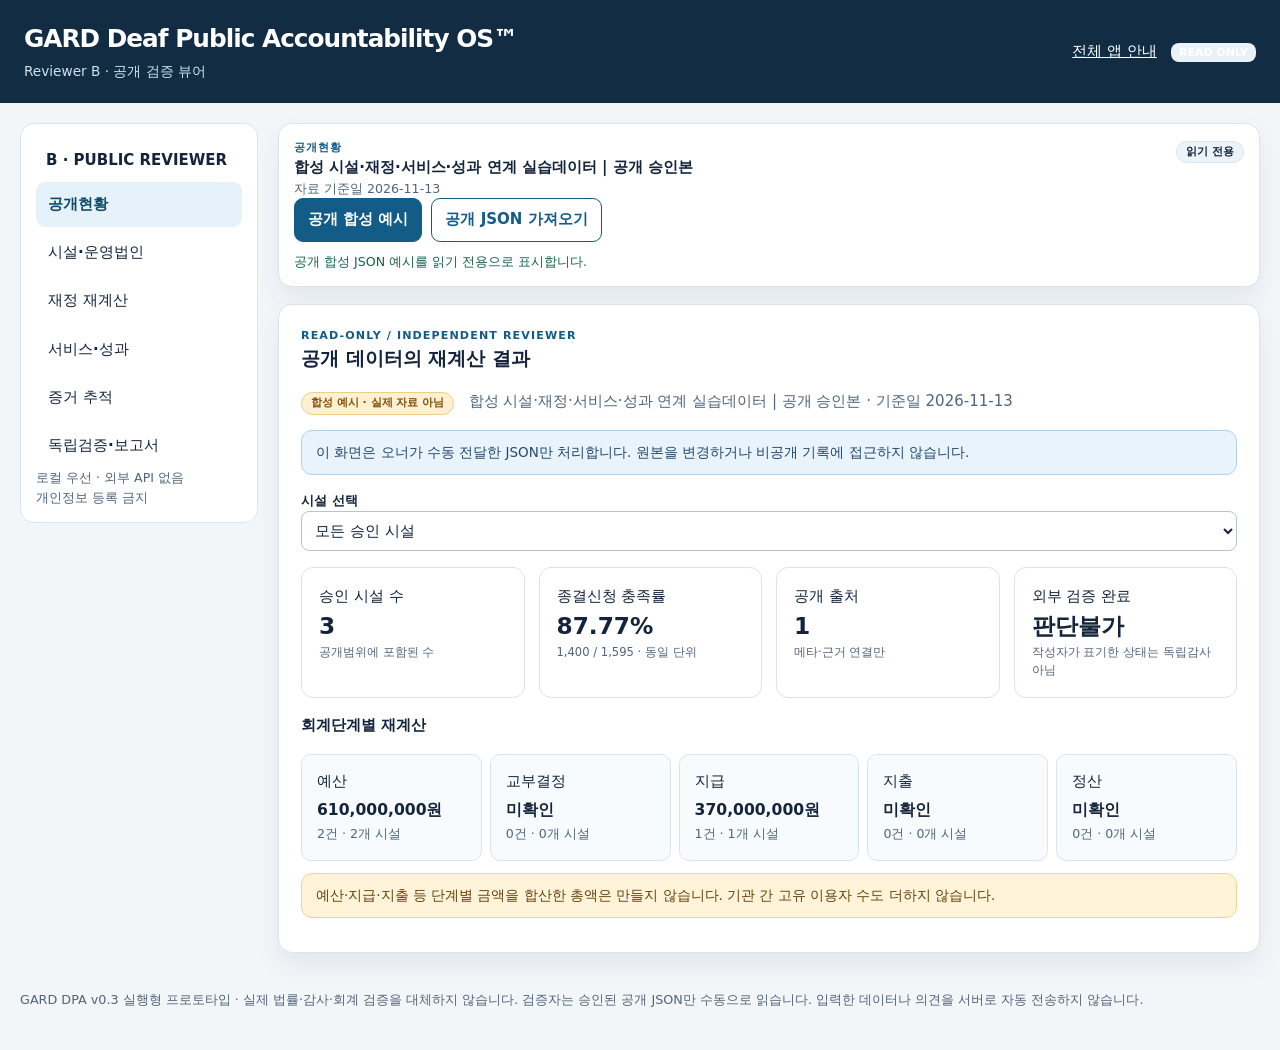
<file: reviewer/index.html>
<!doctype html><html lang="ko"><head><meta charset="utf-8"><meta name="viewport" content="width=device-width,initial-scale=1"><meta http-equiv="Content-Security-Policy" content="default-src &#x27;none&#x27;; base-uri &#x27;none&#x27;; form-action &#x27;none&#x27;; object-src &#x27;none&#x27;; connect-src &#x27;none&#x27;; img-src data:; font-src &#x27;none&#x27;; script-src &#x27;sha256-55hJBSgkEOPfdTRJYL3GxqnBnFvOTOtuBfV8p0BGE+E=&#x27; &#x27;sha256-+Sk9FzMmiDcrhdjABuQUM9c/iSq9Nnyd4ZW0m/TBN18=&#x27;; style-src &#x27;sha256-GcXctciEJM1Ol57N561fR0YOGYFYlR1tQfWfk3ddNRg=&#x27;"><meta name="referrer" content="no-referrer"><title>Reviewer B · 공개 검증 뷰어</title><style>:root{color-scheme:light;font-family:system-ui,-apple-system,BlinkMacSystemFont,"Malgun Gothic","Apple SD Gothic Neo",sans-serif;--ink:#13243b;--muted:#52657b;--bg:#f3f6f9;--panel:#fff;--line:#dbe4ec;--accent:#125c87;--accent-bg:#e5f2f9;--good:#106442;--bad:#a0243e;--warn:#80500b;--shadow:0 12px 26px rgba(16,39,67,.07);font-size:15px}
*{box-sizing:border-box}html{scroll-behavior:smooth}body{margin:0;background:var(--bg);color:var(--ink);line-height:1.55}h1,h2,h3,p{margin-top:0}h1{font-size:1.65rem;margin-bottom:.2rem;letter-spacing:-.04em}h2{font-size:1.28rem}h3{font-size:1.03rem}a{color:var(--accent)}button,select,input,textarea{font:inherit}button{cursor:pointer}button:disabled{opacity:.45;cursor:not-allowed}button:focus-visible,input:focus-visible,select:focus-visible,textarea:focus-visible,a:focus-visible{outline:3px solid #d07923;outline-offset:3px}.top{background:#122c44;color:#fff}.top-inner{max-width:1450px;margin:auto;padding:20px 24px;display:flex;justify-content:space-between;gap:18px;align-items:center;flex-wrap:wrap}.top a{color:white}.subtitle{color:#d0e0ed;font-size:.91rem}.layout{max-width:1450px;margin:20px auto;display:grid;grid-template-columns:238px minmax(0,1fr);gap:20px;padding:0 20px}.sidebar{background:var(--panel);border:1px solid var(--line);border-radius:14px;padding:15px;height:fit-content;position:sticky;top:15px}.brand{font-weight:800;padding:10px;font-size:1rem}.nav{display:grid;gap:3px}.nav button{display:flex;align-items:center;text-align:left;background:transparent;color:var(--ink);border:0;border-radius:9px;padding:11px 12px;width:100%;font-weight:560}.nav button[aria-current="page"]{background:var(--accent-bg);color:#104b6a;font-weight:800}.nav button:hover{background:#f0f6fa}.main{min-width:0}.box{background:var(--panel);border:1px solid var(--line);border-radius:14px;padding:22px;margin-bottom:17px;box-shadow:var(--shadow)}.box.compact{padding:15px}.eyebrow{font-size:.74rem;letter-spacing:.1em;text-transform:uppercase;color:var(--accent);font-weight:800}.muted,.hint{color:var(--muted)}.hint{font-size:.84rem}.banner{background:#fff4da;color:#68410a;border:1px solid #f3d58a;border-radius:11px;padding:11px 14px;font-size:.9rem;margin:12px 0}.banner.danger{background:#fff0f1;color:#8d213a;border-color:#f4b4bd}.banner.info{background:#e9f3fc;color:#23496b;border-color:#b3d1e8}.cards{display:grid;grid-template-columns:repeat(4,minmax(0,1fr));gap:14px;margin:16px 0}.kpi{background:#fff;border:1px solid var(--line);border-radius:12px;padding:17px}.kpi strong{display:block;font-size:1.55rem;color:var(--ink);font-weight:800;font-variant-numeric:tabular-nums}.kpi .hint{font-size:.77rem}.toolbar{display:flex;align-items:center;flex-wrap:wrap;gap:9px}.button{border:1px solid var(--accent);background:var(--accent);color:#fff;border-radius:9px;padding:9px 13px;font-weight:670;white-space:nowrap}.button.ghost{background:white;color:var(--accent)}.button.flat{background:#eff4f8;color:#223b53;border-color:#d9e5eb}.button.danger{background:#aa2744;border-color:#aa2744}.button:hover{filter:brightness(.95)}.filters{display:flex;flex-wrap:wrap;align-items:end;gap:9px;margin:16px 0}.filters label,.field label{display:block;font-weight:660;font-size:.87rem}.filters input,.filters select,.field select,.field input,.field textarea{width:100%;border:1px solid #b4c5d4;background:#fff;border-radius:8px;padding:9px;color:var(--ink)}.filters>div{min-width:145px;flex:1}.filters>.grow{flex:2}.tblwrap{overflow-x:auto;max-width:100%}table{border-collapse:collapse;width:100%;font-size:.9rem}th,td{border-bottom:1px solid var(--line);padding:10px 9px;text-align:left;vertical-align:top}th{background:#f2f6f9;color:#31475c;font-size:.83rem;white-space:nowrap}td{max-width:270px;overflow-wrap:anywhere}tr:hover td{background:#f8fafc}td.num{text-align:right;white-space:nowrap;font-variant-numeric:tabular-nums}.pill{display:inline-block;border:1px solid #d8e4ee;background:#ecf4f9;border-radius:99px;padding:2px 9px;font-weight:740;font-size:.73rem}.pill.synthetic{background:#fff0d1;color:#80500b;border-color:#edce86}.pill.good{background:#ddf2e8;color:#106442;border-color:#a3d9ba}.pill.bad{background:#fbe3e5;color:#a0243e;border-color:#e9b6bd}.pill.unknown{background:#f4f4f4;color:#556171}.segment{display:grid;grid-template-columns:repeat(5,1fr);gap:8px}.stage{padding:15px;border:1px solid var(--line);border-radius:10px;background:#f8fbfe}.stage b{font-size:1.04rem;display:block;margin-top:5px;overflow-wrap:anywhere}.split{display:grid;grid-template-columns:1.1fr 1fr;gap:16px}.detail{background:#f5f8fa;border:1px solid var(--line);border-radius:11px;padding:15px;min-height:170px}.detail pre,.json-preview{white-space:pre-wrap;overflow-wrap:anywhere;max-height:440px;overflow:auto;border:1px solid var(--line);background:#f8fafc;padding:13px;border-radius:9px;font-size:.84rem}.field{margin:12px 0}.field textarea{min-height:350px;font:12px/1.5 ui-monospace,SFMono-Regular,Consolas,monospace;white-space:pre}.toggle{display:inline-flex;gap:8px;align-items:center;margin:7px 14px 7px 0;font-size:.9rem}.issues{list-style:none;padding:0;margin:10px 0}.issues li{padding:9px 12px;border-left:3px solid #dda94d;background:#fff8e7;margin-bottom:6px;font-size:.87rem}.issues li.error{background:#ffebee;border-color:#d34764}.small-list{margin:0;padding-left:19px}.small-list li{margin:5px 0}.right{margin-left:auto}.sr-only{position:absolute;width:1px;height:1px;overflow:hidden;clip:rect(0,0,0,0);white-space:nowrap}.footer{max-width:1450px;margin:12px auto 40px;padding:0 20px;color:var(--muted);font-size:.85rem}.page-title{display:flex;justify-content:space-between;align-items:flex-start;gap:12px;flex-wrap:wrap}.note{border-left:4px solid var(--accent);padding:10px 14px;background:#edf5f9;margin:12px 0}.checkset{display:grid;grid-template-columns:repeat(2,minmax(0,1fr));gap:8px}.checkset label{display:flex;align-items:center;gap:8px;padding:9px;border:1px solid var(--line);border-radius:8px;word-break:break-word}code{background:#eef2f5;border-radius:4px;padding:1px 4px}.status{margin-top:10px;font-size:.84rem;min-height:1.4em}.chip{font-size:.73rem;font-weight:700;padding:3px 8px;border-radius:8px;background:#e8f2f8}.linkbutton{background:none;border:0;color:var(--accent);padding:0;text-decoration:underline;text-align:left}.linkbutton:hover{color:#03466d}.hero{background:linear-gradient(120deg,#eaf6f9,#fff);border:1px solid var(--line);border-radius:14px;padding:20px}.index{max-width:1020px;margin:60px auto;padding:20px}.indexgrid{display:grid;grid-template-columns:1fr 1fr;gap:20px}.indexcard{background:white;padding:28px;border:1px solid var(--line);border-radius:16px;box-shadow:var(--shadow)}.indexcard h2{font-size:1.45rem}.indexcard a.button{text-decoration:none;display:inline-block;margin-top:12px}.lineage{border-top:1px solid var(--line);padding:10px 0}.notice{font-weight:600}.only-print{display:none}@media(max-width:1000px){.layout{grid-template-columns:1fr}.sidebar{position:static}.nav{grid-template-columns:repeat(5,1fr)}.nav button{justify-content:center;font-size:.82rem}.cards{grid-template-columns:repeat(2,1fr)}.segment{grid-template-columns:repeat(3,1fr)}}@media(max-width:690px){.layout{padding:0 10px}.top-inner{padding:17px}.box{padding:15px}.nav{grid-template-columns:repeat(2,1fr)}.cards{grid-template-columns:1fr 1fr;gap:8px}.kpi{padding:12px}.kpi strong{font-size:1.18rem}.segment{grid-template-columns:repeat(2,1fr)}.split,.indexgrid,.checkset{grid-template-columns:1fr}.filters>div{min-width:100%}}@media print{body{background:white}.top,.sidebar,.toolbar,.filters,.button,.no-print,.footer{display:none!important}.layout{display:block;margin:0;padding:0}.box{border:0;box-shadow:none;padding:0}.only-print{display:block}.page-title{padding-bottom:15px}.pill{border:0}}
</style></head><body><a class="sr-only" href="#content">본문으로 이동</a><header class="top"><div class="top-inner"><div><h1>GARD Deaf Public Accountability OS™</h1><div class="subtitle">Reviewer B · 공개 검증 뷰어</div></div><div><a href="../index.html">전체 앱 안내</a> &nbsp; <span class="chip" id="saved-indicator">READ ONLY</span></div></div></header><div class="layout"><aside class="sidebar" aria-label="화면 이동"><div class="brand">B · PUBLIC REVIEWER</div><nav class="nav" aria-label="주요 메뉴"><button type="button" data-tab="overview" aria-current="page">공개현황</button><button type="button" data-tab="facilities" aria-current="false">시설·운영법인</button><button type="button" data-tab="finances" aria-current="false">재정 재계산</button><button type="button" data-tab="services" aria-current="false">서비스·성과</button><button type="button" data-tab="evidence" aria-current="false">증거 추적</button><button type="button" data-tab="review" aria-current="false">독립검증·보고서</button></nav><div class="hint" style="padding:12px">로컬 우선 · 외부 API 없음<br>개인정보 등록 금지</div></aside><main class="main"><div class="box compact"><div class="page-title"><div><div class="eyebrow" id="page-name">공개현황</div><b id="data-title">공공책임 원장</b><div class="hint" id="data-date">자료 기준일 확인 중</div></div><div><span class="pill">읽기 전용</span></div></div><div class="toolbar no-print" style="margin-top:12px"><button class="button" id="demo">공개 합성 예시</button><label class="button ghost" for="public-json-file">공개 JSON 가져오기</label><input class="sr-only" type="file" id="public-json-file" accept=".json,application/json"></div><div class="status" id="status" role="status" aria-live="polite"></div></div><div id="content" aria-live="polite"></div></main></div><footer class="footer">GARD DPA v0.3 실행형 프로토타입 · 실제 법률·감사·회계 검증을 대체하지 않습니다. 검증자는 승인된 공개 JSON만 수동으로 읽습니다. 입력한 데이터나 의견을 서버로 자동 전송하지 않습니다.</footer><script type="application/json" id="schema-json">{"$schema":"https://json-schema.org/draft/2020-12/schema","$id":"https://example.invalid/gard-dpa/v1/schema.json","title":"GARD Deaf Public Accountability OS - v1 data bundle","description":"Data interchange schema. Legal, statistical and audit validity requires separate checks. Demo must be labelled synthetic.","type":"object","additionalProperties":false,"required":["meta","organizations","facilities","finances","staff_aggregates","services","outcomes","governance","evidence","reviews"],"properties":{"meta":{"type":"object","additionalProperties":false,"required":["schema_version","dataset_id","title","as_of_date","dataset_kind","publication_scope","contains_personal_data","facility_reference","min_public_cell_n"],"properties":{"schema_version":{"const":"1.0.0"},"dataset_id":{"type":"string","minLength":5},"title":{"type":"string","minLength":3},"as_of_date":{"type":"string","format":"date"},"dataset_kind":{"enum":["synthetic_demo","real_observation","mixed_internal"]},"publication_scope":{"enum":["owner_only","reviewer_approved"]},"contains_personal_data":{"type":"boolean"},"facility_reference":{"type":"object","additionalProperties":false,"required":["count","as_of_date","source_note"],"properties":{"count":{"type":["integer","null"],"minimum":0},"as_of_date":{"type":["string","null"],"format":"date"},"source_note":{"type":"string"}}},"min_public_cell_n":{"type":"integer","minimum":1},"method_notes":{"type":"string"}}},"organizations":{"type":"array","items":{"$ref":"#/$defs/organization"}},"facilities":{"type":"array","items":{"$ref":"#/$defs/facility"}},"finances":{"type":"array","items":{"$ref":"#/$defs/finance"}},"staff_aggregates":{"type":"array","items":{"$ref":"#/$defs/staff"}},"services":{"type":"array","items":{"$ref":"#/$defs/service"}},"outcomes":{"type":"array","items":{"$ref":"#/$defs/outcome"}},"governance":{"type":"array","items":{"$ref":"#/$defs/governance"}},"evidence":{"type":"array","items":{"$ref":"#/$defs/evidence"}},"reviews":{"type":"array","items":{"$ref":"#/$defs/review"}}},"$defs":{"id":{"type":"string","pattern":"^[A-Za-z0-9][A-Za-z0-9._:-]{2,100}$"},"n":{"type":["integer","null"],"minimum":0},"money":{"type":["integer","null"],"minimum":0,"description":"KRW; no floating point and no scale ambiguity"},"source_refs":{"type":"array","items":{"$ref":"#/$defs/id"},"uniqueItems":true},"verification_state":{"enum":["claim_only","source_documented","reviewed","independently_verified","missing","synthetic_only","disputed"]},"organization":{"type":"object","additionalProperties":false,"required":["org_id","org_name","legal_form","role","record_status","evidence_ids"],"properties":{"org_id":{"$ref":"#/$defs/id"},"org_name":{"type":"string","minLength":1},"legal_form":{"enum":["nonprofit_association","social_welfare_corporation","social_cooperative","public_body","company","other","unknown"]},"role":{"enum":["facility_operator","funding_body","service_provider","oversight_body","other"]},"record_status":{"$ref":"#/$defs/verification_state"},"evidence_ids":{"$ref":"#/$defs/source_refs"}}},"facility":{"type":"object","additionalProperties":false,"required":["facility_id","facility_name","region_code","region_name","facility_type","operator_org_id","operating_status","as_of_date","valid_from","valid_to","record_status","evidence_ids"],"properties":{"facility_id":{"$ref":"#/$defs/id"},"facility_name":{"type":"string","minLength":1},"region_code":{"type":"string","minLength":1},"region_name":{"type":"string","minLength":1},"facility_type":{"enum":["local_sign_interpretation_center","central_sign_interpretation_center","other"]},"operator_org_id":{"type":["string","null"]},"operating_status":{"enum":["active","suspended","closed","unknown"]},"as_of_date":{"type":"string","format":"date"},"valid_from":{"type":"string","format":"date"},"valid_to":{"type":["string","null"],"format":"date"},"record_status":{"$ref":"#/$defs/verification_state"},"evidence_ids":{"$ref":"#/$defs/source_refs"}}},"finance":{"type":"object","additionalProperties":false,"required":["finance_id","facility_id","fiscal_year","funding_type","accounting_stage","amount_krw","money_flow_id","purpose_code","recipient_org_id","record_status","evidence_ids"],"properties":{"finance_id":{"$ref":"#/$defs/id"},"facility_id":{"$ref":"#/$defs/id"},"fiscal_year":{"type":"integer","minimum":2000,"maximum":2200},"funding_type":{"enum":["central_government","local_government","mixed_matching","facility_earned_income","organization_unrestricted","donation_restricted","contract_payment","other"]},"accounting_stage":{"enum":["appropriation","grant_decision","disbursement","expense","settlement"]},"amount_krw":{"$ref":"#/$defs/money"},"money_flow_id":{"$ref":"#/$defs/id"},"purpose_code":{"type":"string","minLength":1},"recipient_org_id":{"type":["string","null"]},"record_status":{"$ref":"#/$defs/verification_state"},"evidence_ids":{"$ref":"#/$defs/source_refs"}}},"staff":{"type":"object","additionalProperties":false,"required":["staff_record_id","facility_id","as_of_date","sign_interpreters","deaf_interpreters","other_staff","fte","record_status","evidence_ids"],"properties":{"staff_record_id":{"$ref":"#/$defs/id"},"facility_id":{"$ref":"#/$defs/id"},"as_of_date":{"type":"string","format":"date"},"sign_interpreters":{"$ref":"#/$defs/n"},"deaf_interpreters":{"$ref":"#/$defs/n"},"other_staff":{"$ref":"#/$defs/n"},"fte":{"type":["number","null"],"minimum":0},"record_status":{"$ref":"#/$defs/verification_state"},"evidence_ids":{"$ref":"#/$defs/source_refs"}}},"service":{"type":"object","additionalProperties":false,"required":["service_record_id","facility_id","period_start","period_end","service_type","count_unit","requests_total","completed_requests","unserved_requests","cancelled_by_user","pending_requests","completed_service_events","unique_users","record_status","evidence_ids"],"properties":{"service_record_id":{"$ref":"#/$defs/id"},"facility_id":{"$ref":"#/$defs/id"},"period_start":{"type":"string","format":"date"},"period_end":{"type":"string","format":"date"},"service_type":{"enum":["sign_interpretation","counseling","sign_education","other"]},"count_unit":{"const":"distinct_requests"},"requests_total":{"$ref":"#/$defs/n"},"completed_requests":{"$ref":"#/$defs/n"},"unserved_requests":{"$ref":"#/$defs/n"},"cancelled_by_user":{"$ref":"#/$defs/n"},"pending_requests":{"$ref":"#/$defs/n"},"completed_service_events":{"$ref":"#/$defs/n"},"unique_users":{"$ref":"#/$defs/n"},"record_status":{"$ref":"#/$defs/verification_state"},"evidence_ids":{"$ref":"#/$defs/source_refs"}}},"outcome":{"type":"object","additionalProperties":false,"required":["outcome_id","facility_id","period_start","period_end","outcome_type","study_design","cohort_population","eligible_cohort_count","respondents","positive_responses","record_status","evidence_ids"],"properties":{"outcome_id":{"$ref":"#/$defs/id"},"facility_id":{"type":["string","null"]},"period_start":{"type":"string","format":"date"},"period_end":{"type":"string","format":"date"},"outcome_type":{"enum":["understood_information","made_own_decision","problem_resolved","independent_participation","other"]},"study_design":{"enum":["post_only_self_report","pre_post_uncontrolled","controlled_comparison","administrative_observed","other"]},"cohort_population":{"type":"string","minLength":4},"eligible_cohort_count":{"$ref":"#/$defs/n"},"respondents":{"$ref":"#/$defs/n"},"positive_responses":{"$ref":"#/$defs/n"},"record_status":{"$ref":"#/$defs/verification_state"},"evidence_ids":{"$ref":"#/$defs/source_refs"}}},"governance":{"type":"object","additionalProperties":false,"required":["governance_id","org_id","fiscal_year","eligible_voters","ballots_cast","formal_complaints_received","formal_complaints_resolved","record_status","evidence_ids"],"properties":{"governance_id":{"$ref":"#/$defs/id"},"org_id":{"$ref":"#/$defs/id"},"fiscal_year":{"type":"integer","minimum":2000},"eligible_voters":{"$ref":"#/$defs/n"},"ballots_cast":{"$ref":"#/$defs/n"},"formal_complaints_received":{"$ref":"#/$defs/n"},"formal_complaints_resolved":{"$ref":"#/$defs/n"},"record_status":{"$ref":"#/$defs/verification_state"},"evidence_ids":{"$ref":"#/$defs/source_refs"}}},"evidence":{"type":"object","additionalProperties":false,"required":["evidence_id","title","source_kind","issuer","document_date","access_date","url","content_sha256","access_scope","verification_state"],"properties":{"evidence_id":{"$ref":"#/$defs/id"},"title":{"type":"string","minLength":3},"source_kind":{"enum":["government","parliament","local_government","organization","independent_audit","user_statement","synthetic"]},"issuer":{"type":"string","minLength":1},"document_date":{"type":["string","null"],"format":"date"},"access_date":{"type":["string","null"],"format":"date"},"url":{"type":["string","null"],"format":"uri"},"content_sha256":{"type":["string","null"],"pattern":"^[a-f0-9]{64}$"},"access_scope":{"enum":["public","owner_only","restricted"]},"verification_state":{"$ref":"#/$defs/verification_state"}}},"review":{"type":"object","additionalProperties":false,"required":["review_id","target_kind","target_id","reviewer_role","review_date","decision","notes"],"properties":{"review_id":{"$ref":"#/$defs/id"},"target_kind":{"enum":["facility","organization","finance","staff","service","outcome","governance","evidence"]},"target_id":{"$ref":"#/$defs/id"},"reviewer_role":{"enum":["data_owner","source_checker","independent_reviewer"]},"review_date":{"type":"string","format":"date"},"decision":{"enum":["accepted","needs_evidence","rejected","synthetic_only"]},"notes":{"type":"string"}}}}}</script><script type="application/json" id="sample-public-json">{"meta":{"schema_version":"1.0.0","dataset_id":"GARD-DPA-SYNTHETIC-20261113-PUBLIC-2026-11-13","title":"합성 시설·재정·서비스·성과 연계 실습데이터 | 공개 승인본","as_of_date":"2026-11-13","dataset_kind":"synthetic_demo","publication_scope":"reviewer_approved","contains_personal_data":false,"facility_reference":{"count":null,"as_of_date":null,"source_note":"가상 시설 3개만 포함. 206 또는 약 208 시설 실제 명부 아님."},"min_public_cell_n":10,"method_notes":"공개승인: 소표본 전체 연동 계수 마스킹; 비공개 출처와 미승인 기관 제외. 원본의 자유서술 내부 메모는 공개하지 않음. 실제 익명성은 별도 검토 필요."},"organizations":[{"org_id":"SYN-ORG-001","org_name":"가상 공익법인 가","legal_form":"nonprofit_association","role":"facility_operator","record_status":"synthetic_only","evidence_ids":["SYN-EV-001"]},{"org_id":"SYN-ORG-002","org_name":"가상 지방 공공기관 나","legal_form":"public_body","role":"facility_operator","record_status":"synthetic_only","evidence_ids":["SYN-EV-001"]}],"facilities":[{"facility_id":"SYN-FAC-001","facility_name":"가상시 A 수어통역센터","region_code":"SYN-01","region_name":"가상시 A","facility_type":"local_sign_interpretation_center","operator_org_id":"SYN-ORG-001","operating_status":"active","as_of_date":"2026-11-13","valid_from":"2025-01-01","valid_to":null,"record_status":"synthetic_only","evidence_ids":["SYN-EV-001"]},{"facility_id":"SYN-FAC-002","facility_name":"가상시 B 수어통역센터","region_code":"SYN-02","region_name":"가상시 B","facility_type":"local_sign_interpretation_center","operator_org_id":"SYN-ORG-002","operating_status":"active","as_of_date":"2026-11-13","valid_from":"2025-01-01","valid_to":null,"record_status":"synthetic_only","evidence_ids":["SYN-EV-001"]},{"facility_id":"SYN-FAC-003","facility_name":"가상시 C 수어통역센터","region_code":"SYN-03","region_name":"가상시 C","facility_type":"local_sign_interpretation_center","operator_org_id":null,"operating_status":"unknown","as_of_date":"2026-11-13","valid_from":"2026-01-01","valid_to":null,"record_status":"synthetic_only","evidence_ids":["SYN-EV-001"]}],"finances":[{"finance_id":"SYN-FIN-001","facility_id":"SYN-FAC-001","fiscal_year":2026,"funding_type":"local_government","accounting_stage":"appropriation","amount_krw":400000000,"money_flow_id":"SYN-FLOW-001","purpose_code":"facility_operations","recipient_org_id":"SYN-ORG-001","record_status":"synthetic_only","evidence_ids":["SYN-EV-001"]},{"finance_id":"SYN-FIN-002","facility_id":"SYN-FAC-001","fiscal_year":2026,"funding_type":"local_government","accounting_stage":"disbursement","amount_krw":370000000,"money_flow_id":"SYN-FLOW-001","purpose_code":"facility_operations","recipient_org_id":"SYN-ORG-001","record_status":"synthetic_only","evidence_ids":["SYN-EV-001"]},{"finance_id":"SYN-FIN-003","facility_id":"SYN-FAC-002","fiscal_year":2026,"funding_type":"local_government","accounting_stage":"appropriation","amount_krw":210000000,"money_flow_id":"SYN-FLOW-002","purpose_code":"facility_operations","recipient_org_id":"SYN-ORG-002","record_status":"synthetic_only","evidence_ids":["SYN-EV-001"]}],"staff_aggregates":[{"staff_record_id":"SYN-STAFF-001","facility_id":"SYN-FAC-001","as_of_date":"2026-10-31","sign_interpreters":null,"deaf_interpreters":null,"other_staff":null,"fte":null,"record_status":"synthetic_only","evidence_ids":["SYN-EV-001"]},{"staff_record_id":"SYN-STAFF-002","facility_id":"SYN-FAC-002","as_of_date":"2026-10-31","sign_interpreters":null,"deaf_interpreters":null,"other_staff":null,"fte":null,"record_status":"synthetic_only","evidence_ids":["SYN-EV-001"]}],"services":[{"service_record_id":"SYN-SRV-001","facility_id":"SYN-FAC-001","period_start":"2026-01-01","period_end":"2026-10-31","service_type":"sign_interpretation","count_unit":"distinct_requests","requests_total":1200,"completed_requests":900,"unserved_requests":120,"cancelled_by_user":100,"pending_requests":80,"completed_service_events":1100,"unique_users":220,"record_status":"synthetic_only","evidence_ids":["SYN-EV-001"]},{"service_record_id":"SYN-SRV-002","facility_id":"SYN-FAC-002","period_start":"2026-01-01","period_end":"2026-10-31","service_type":"sign_interpretation","count_unit":"distinct_requests","requests_total":650,"completed_requests":500,"unserved_requests":75,"cancelled_by_user":25,"pending_requests":50,"completed_service_events":660,"unique_users":null,"record_status":"synthetic_only","evidence_ids":["SYN-EV-001"]}],"outcomes":[{"outcome_id":"SYN-OUT-001","facility_id":"SYN-FAC-001","period_start":"2026-01-01","period_end":"2026-10-31","outcome_type":"made_own_decision","study_design":"post_only_self_report","cohort_population":"가상시 A 수어통역 서비스 이용자 중 응답자","eligible_cohort_count":220,"respondents":80,"positive_responses":60,"record_status":"synthetic_only","evidence_ids":["SYN-EV-001"]}],"governance":[{"governance_id":"SYN-GOV-001","org_id":"SYN-ORG-001","fiscal_year":2026,"eligible_voters":null,"ballots_cast":null,"formal_complaints_received":null,"formal_complaints_resolved":null,"record_status":"synthetic_only","evidence_ids":["SYN-EV-001"]}],"evidence":[{"evidence_id":"SYN-EV-001","title":"합성 데이터 설계용 문서 (공식·실제 기록 아님)","source_kind":"synthetic","issuer":"GARD DPA Demo Generator","document_date":"2026-11-13","access_date":"2026-11-13","url":null,"content_sha256":null,"access_scope":"public","verification_state":"synthetic_only"}],"reviews":[]}</script><script>/* GARD DPA browser-only core. No network calls or third-party dependencies. */
(function(root){
'use strict';
const TABLES=['organizations','facilities','finances','staff_aggregates','services','outcomes','governance','evidence','reviews'];
const IDS={organizations:'org_id',facilities:'facility_id',finances:'finance_id',staff_aggregates:'staff_record_id',services:'service_record_id',outcomes:'outcome_id',governance:'governance_id',evidence:'evidence_id',reviews:'review_id'};
const LABELS={organizations:'법인',facilities:'시설',finances:'재정',staff_aggregates:'전문인력',services:'서비스',outcomes:'당사자 성과',governance:'자치·책무',evidence:'출처·증거',reviews:'검토기록'};
const STAGES={appropriation:'예산',grant_decision:'교부결정',disbursement:'지급',expense:'지출',settlement:'정산'};
function parse(id){const el=document.getElementById(id); if(!el)throw new Error('누락된 내장 데이터: '+id);return JSON.parse(el.textContent);}
function isObj(x){return x!==null && typeof x==='object' && !Array.isArray(x);}
function esc(x){return String(x===null||x===undefined?'—':x).replace(/[&<>"']/g,c=>({'&':'&amp;','<':'&lt;','>':'&gt;','"':'&quot;',"'":'&#39;'}[c]));}
function fmt(x){return x===null||x===undefined?'미확인':typeof x==='number'?x.toLocaleString('ko-KR'):String(x);}
function pct(a,b){return Number.isFinite(a)&&Number.isFinite(b)&&b>0?(100*a/b).toFixed(2)+'%':'판단불가';}
function dateValid(s){if(typeof s!=='string'||!/^\d{4}-\d{2}-\d{2}$/.test(s))return false;const d=new Date(s+'T00:00:00Z');return !isNaN(d.getTime())&&d.toISOString().slice(0,10)===s;}
function recursiveCheck(value,rule,path,schema,issues,max){
 if(issues.length>=max)return;
 if(rule.$ref){const id=rule.$ref.split('/').pop();const found=schema.$defs[id]; if(!found){issues.push({level:'error',path,message:'스키마 참조 불명 '+id});return;}return recursiveCheck(value,found,path,schema,issues,max);}
 if(Object.hasOwn(rule,'const')&&value!==rule.const)issues.push({level:'error',path,message:'고정값 불일치'});
 if(rule.enum&&!rule.enum.includes(value))issues.push({level:'error',path,message:'허용되지 않은 열거값'});
 if(rule.type){const types=Array.isArray(rule.type)?rule.type:[rule.type];const ok=types.some(t=>t==='null'?value===null:t==='array'?Array.isArray(value):t==='object'?isObj(value):t==='integer'?Number.isInteger(value):t==='number'?typeof value==='number'&&Number.isFinite(value):t==='string'?typeof value==='string':t==='boolean'?typeof value==='boolean':false);if(!ok){issues.push({level:'error',path,message:'자료형 불일치: '+types.join('|')});return;}}
 if(typeof value==='string'){if(rule.minLength!=null&&value.length<rule.minLength)issues.push({level:'error',path,message:'문자열 길이 부족'});if(rule.pattern&&!(new RegExp(rule.pattern)).test(value))issues.push({level:'error',path,message:'ID 형식 오류'});if(rule.format==='date'&&!dateValid(value))issues.push({level:'error',path,message:'날짜 형식 오류'});if(rule.format==='uri'&&value!==''){try{const u=new URL(value);if(!['http:','https:'].includes(u.protocol))throw new Error('bad protocol');}catch(e){issues.push({level:'error',path,message:'허용되지 않은 URL'});}}}
 if(typeof value==='number'){if(rule.minimum!==undefined&&value<rule.minimum)issues.push({level:'error',path,message:'최소값 위반'});if(rule.maximum!==undefined&&value>rule.maximum)issues.push({level:'error',path,message:'최대값 위반'});}
 if(Array.isArray(value)){if(rule.uniqueItems){const s=new Set(value.map(x=>JSON.stringify(x)));if(s.size!==value.length)issues.push({level:'error',path,message:'배열 중복'});}if(rule.items)value.forEach((v,i)=>recursiveCheck(v,rule.items,path+'['+i+']',schema,issues,max));}
 if(isObj(value)){for(const k of rule.required||[]){if(!Object.hasOwn(value,k))issues.push({level:'error',path:path+'.'+k,message:'필수 필드 누락'});}if(rule.additionalProperties===false){for(const k of Object.keys(value))if(!Object.hasOwn(rule.properties||{},k))issues.push({level:'error',path:path+'.'+k,message:'허용되지 않은 필드'});}for(const [k,v] of Object.entries(value))if(rule.properties&&Object.hasOwn(rule.properties,k))recursiveCheck(v,rule.properties[k],path+'.'+k,schema,issues,max);}
}
function validate(data,schema){
 const issues=[];const push=(level,path,message)=>{if(issues.length<300)issues.push({level,path,message});};
 recursiveCheck(data,schema,'root',schema,issues,300);
 if(!isObj(data))return issues;
 const rows=t=>Array.isArray(data[t])?data[t]:[];
 const sets={};for(const t of TABLES){const id=IDS[t];const ids=new Set();for(const [i,r] of rows(t).entries()){if(!isObj(r))continue;if(ids.has(r[id]))push('error',t+'['+i+']','중복 ID '+String(r[id]));ids.add(r[id]);}sets[t]=ids;}
 for(const r of rows('facilities'))if(r.operator_org_id!=null&&!sets.organizations.has(r.operator_org_id))push('error','facilities/'+r.facility_id,'운영 법인 ID를 찾을 수 없음');
 for(const t of ['finances','staff_aggregates','services','outcomes'])for(const r of rows(t)){if(r.facility_id!=null&&!sets.facilities.has(r.facility_id))push('error',t+'/'+r[IDS[t]],'시설 ID를 찾을 수 없음');}
 for(const r of rows('finances'))if(r.recipient_org_id!=null&&!sets.organizations.has(r.recipient_org_id))push('error','finances/'+r.finance_id,'수령 법인 ID 없음');
 for(const r of rows('governance'))if(!sets.organizations.has(r.org_id))push('error','governance/'+r.governance_id,'법인 ID 없음');
 for(const t of ['organizations','facilities','finances','staff_aggregates','services','outcomes','governance'])for(const r of rows(t))for(const id of (Array.isArray(r.evidence_ids)?r.evidence_ids:[]))if(!sets.evidence.has(id))push('error',t+'/'+r[IDS[t]],'증거 ID를 찾을 수 없음: '+id);
 const flow=new Set();for(const r of rows('finances')){const k=[r.facility_id,r.fiscal_year,r.money_flow_id,r.accounting_stage].join('|');if(flow.has(k))push('error','finances/'+r.finance_id,'같은 자금흐름·회계단계 중복');flow.add(k);}
 for(const r of rows('services')){const fields=['requests_total','completed_requests','unserved_requests','cancelled_by_user','pending_requests'];if(fields.every(k=>Number.isInteger(r[k]))&&r.requests_total!==r.completed_requests+r.unserved_requests+r.cancelled_by_user+r.pending_requests)push('error','services/'+r.service_record_id,'신청 건수와 상태별 합계가 불일치');if(r.period_start>r.period_end)push('error','services/'+r.service_record_id,'기간 순서 오류');}
 for(const r of rows('outcomes')){if(Number.isFinite(r.respondents)&&Number.isFinite(r.positive_responses)&&r.positive_responses>r.respondents)push('error','outcomes/'+r.outcome_id,'긍정응답이 응답자보다 많음');if(Number.isFinite(r.respondents)&&Number.isFinite(r.eligible_cohort_count)&&r.respondents>r.eligible_cohort_count)push('error','outcomes/'+r.outcome_id,'응답자가 조사대상보다 많음');}
 for(const r of rows('governance')){if(Number.isFinite(r.ballots_cast)&&Number.isFinite(r.eligible_voters)&&r.ballots_cast>r.eligible_voters)push('error','governance/'+r.governance_id,'투표자가 의결권자보다 많음');if(Number.isFinite(r.formal_complaints_resolved)&&Number.isFinite(r.formal_complaints_received)&&r.formal_complaints_resolved>r.formal_complaints_received)push('error','governance/'+r.governance_id,'처리 민원이 접수보다 많음');}
 if(data.meta?.dataset_kind==='synthetic_demo'){for(const t of ['organizations','facilities','finances','staff_aggregates','services','outcomes','governance'])for(const r of rows(t))if(r.record_status!=='synthetic_only')push('error',t+'/'+r[IDS[t]],'합성 자료의 검증 상태 허위 전환');for(const r of rows('evidence'))if(r.source_kind!=='synthetic')push('error','evidence/'+r.evidence_id,'합성 원본을 실제 출처로 표시할 수 없음');}
 if(data.meta?.contains_personal_data===true)push('error','meta.contains_personal_data','개인정보 포함 자료는 이 앱 원장과 공개 대상에서 제외');
 if(data.meta?.publication_scope==='reviewer_approved'&&rows('evidence').some(r=>r.access_scope!=='public'))push('error','evidence','공개 파일에 비공개 증거 정보 포함');
 if(data.meta?.publication_scope==='reviewer_approved'){const raw=JSON.stringify(data);if(/[A-Z0-9._%+-]+@[A-Z0-9.-]+\.[A-Z]{2,}/i.test(raw)||/01[016789]-?\d{3,4}-?\d{4}/.test(raw)||/\d{6}-?[1-8]\d{6}/.test(raw))push('error','public_security','개인식별 정보로 추정되는 문자열이 포함되어 공개 차단');if((data.evidence||[]).some(ev=>{try{let u=new URL(ev.url);return [...u.searchParams.keys()].some(k=>/token|api.?key|secret|signature|auth|session|password/i.test(k));}catch(e){return false;}}))push('error','public_security','공개 URL에 인증정보로 추정되는 쿼리 매개변수 발견');for(const t of ['staff_aggregates','services','outcomes','governance']){const kfields=COUNT_FIELDS[t];for(const r of rows(t))if(kfields.some(k=>typeof r[k]==='number'&&r[k]<Math.max(10,data.meta.min_public_cell_n||10)))push('error',t+'/'+r[IDS[t]],'공개 파일에 소표본 수치 노출');}}
 for(const t of ['finances','services','outcomes','governance'])for(const r of rows(t))if(r.record_status==='claim_only'||r.record_status==='missing')push('warning',t+'/'+r[IDS[t]],'미검증·근거부족 자료를 성과로 확정하지 마세요');
 return issues;
}
const COUNT_FIELDS={staff_aggregates:['sign_interpreters','deaf_interpreters','other_staff','fte'],services:['requests_total','completed_requests','unserved_requests','cancelled_by_user','pending_requests','completed_service_events','unique_users'],outcomes:['eligible_cohort_count','respondents','positive_responses'],governance:['eligible_voters','ballots_cast','formal_complaints_received','formal_complaints_resolved']};
function metrics(data,filter={}){
 const F=filter.facility&&filter.facility!=='all'?filter.facility:null;const Y=filter.year&&filter.year!=='all'?Number(filter.year):null;
 const facilities=(data.facilities||[]).filter(r=>!F||r.facility_id===F);
 const services=(data.services||[]).filter(r=>(!F||r.facility_id===F)&&(!Y||(r.period_start||'').slice(0,4)==String(Y)&&(r.period_end||'').slice(0,4)==String(Y)));
 const outcomes=(data.outcomes||[]).filter(r=>(!F||r.facility_id===F||(!F&&r.facility_id===null))&&(!Y||(r.period_start||'').slice(0,4)==String(Y)&&(r.period_end||'').slice(0,4)==String(Y)));
 const finances=(data.finances||[]).filter(r=>(!F||r.facility_id===F)&&(!Y||r.fiscal_year===Y));
 const gov=(data.governance||[]).filter(r=>!Y||r.fiscal_year===Y);
 const stageTotals={};for(const k of Object.keys(STAGES)){const xs=finances.filter(r=>r.accounting_stage===k&&Number.isInteger(r.amount_krw));stageTotals[k]={total:xs.reduce((s,r)=>s+r.amount_krw,0),count:xs.length,facilities:new Set(xs.map(x=>x.facility_id)).size};}
 const validService=services.filter(r=>Number.isInteger(r.completed_requests)&&Number.isInteger(r.unserved_requests));
 const comp=validService.reduce((s,r)=>s+r.completed_requests,0),unserved=validService.reduce((s,r)=>s+r.unserved_requests,0);
 const out=outcomes.filter(r=>Number.isInteger(r.respondents)&&Number.isInteger(r.positive_responses));
 const reviews=(data.reviews||[]); const ev=(data.evidence||[]);
 return {facilityCount:facilities.length,finance:stageTotals,services,serviceRate:validService.length&&comp+unserved>0?{num:comp,den:comp+unserved,value:comp/(comp+unserved),source:validService.map(x=>x.service_record_id)}:null,serviceCoverage:validService.length+'/'+services.length,outcomes:out,governance:gov,evidenceCount:ev.length,reviewCount:reviews.length};
}
function lineage(row,data){const ids=Array.isArray(row.evidence_ids)?row.evidence_ids:[];return ids.map(id=>(data.evidence||[]).find(r=>r.evidence_id===id)||{evidence_id:id,title:'출처 누락',verification_state:'missing'});}
function deep(v){return JSON.parse(JSON.stringify(v));}
function release(data,facIds,schema){
 const issues=validate(data,schema);if(issues.some(x=>x.level==='error'))throw new Error('원본 검증 오류 '+issues.filter(x=>x.level==='error').length+'건. 먼저 정정하세요.');
 if(data.meta.contains_personal_data)throw new Error('개인정보 포함 데이터 공개 금지');
 if(!Array.isArray(facIds)||!facIds.length)throw new Error('공개할 시설을 하나 이상 선택하세요');
 const fs=new Set(facIds);const accepted=(data.facilities||[]).filter(r=>fs.has(r.facility_id));if(!accepted.length)throw new Error('선택한 시설이 데이터셋에 없습니다');
 const publicEv=(data.evidence||[]).filter(r=>r.access_scope==='public');const evSet=new Set(publicEv.map(r=>r.evidence_id));
 const validEvidence=r=>Array.isArray(r.evidence_ids)&&r.evidence_ids.length>0&&r.evidence_ids.every(id=>evSet.has(id));
 const r0=accepted.filter(validEvidence);if(!r0.length)throw new Error('공개 가능한 증거가 연결된 시설이 없습니다. 비공개 근거로 공개 파일을 만들 수 없습니다.');const keptFs=new Set(r0.map(r=>r.facility_id));
 const filtered=t=>(data[t]||[]).filter(r=>keptFs.has(r.facility_id)&&validEvidence(r));
 const refs=new Set(r0.map(r=>r.operator_org_id).filter(Boolean));
 for(const r of filtered('finances'))if(r.recipient_org_id)refs.add(r.recipient_org_id);
 let orgs=(data.organizations||[]).filter(r=>refs.has(r.org_id)&&validEvidence(r));const orgSet=new Set(orgs.map(r=>r.org_id));
 const min=Math.max(10,data.meta.min_public_cell_n||10);const suppressed=[];
 function mask(t,rows){return rows.map(r=>{const c=deep(r);const fields=COUNT_FIELDS[t]||[];if(fields.some(k=>typeof c[k]==='number'&&c[k]<min)){for(const k of fields)c[k]=null;suppressed.push(t+'/'+r[IDS[t]]);}return c;});}
 const B={meta:{schema_version:'1.0.0',dataset_id:data.meta.dataset_id+'-PUBLIC-'+new Date().toISOString().slice(0,10),title:data.meta.title+' | 공개 승인본',as_of_date:data.meta.as_of_date,dataset_kind:data.meta.dataset_kind,publication_scope:'reviewer_approved',contains_personal_data:false,facility_reference:deep(data.meta.facility_reference),min_public_cell_n:min,method_notes:'공개승인: 소표본 전체 연동 계수 마스킹; 비공개 출처와 미승인 기관 제외. 원본의 자유서술 내부 메모는 공개하지 않음. 실제 익명성은 별도 검토 필요.'},organizations:orgs.map(r=>deep(r)),facilities:r0.map(r=>({...deep(r),operator_org_id:orgSet.has(r.operator_org_id)?r.operator_org_id:null})),finances:filtered('finances').map(r=>({...deep(r),recipient_org_id:orgSet.has(r.recipient_org_id)?r.recipient_org_id:null})),staff_aggregates:mask('staff_aggregates',filtered('staff_aggregates')),services:mask('services',filtered('services')),outcomes:mask('outcomes',(data.outcomes||[]).filter(r=>keptFs.has(r.facility_id)&&validEvidence(r))),governance:mask('governance',(data.governance||[]).filter(r=>orgSet.has(r.org_id)&&validEvidence(r))),evidence:[],reviews:[]};
 const used=new Set();for(const t of ['organizations','facilities','finances','staff_aggregates','services','outcomes','governance'])for(const r of B[t])for(const id of r.evidence_ids||[])used.add(id);
 B.evidence=publicEv.filter(r=>used.has(r.evidence_id)).map(deep);
 const checked=validate(B,schema);const errors=checked.filter(x=>x.level==='error');if(errors.length)throw new Error('공개본 검증 실패: '+errors[0].path+' / '+errors[0].message);
 return {bundle:B,report:{generated_at:new Date().toISOString(),source_dataset:data.meta.dataset_id,approved_facilities:B.facilities.length,suppressed_records:suppressed,excluded_facilities:accepted.length-B.facilities.length,publication_scope:'reviewer_approved',cautions:['공개본은 원본을 보존하지 않음','10인 미만 소표본은 동일 레코드의 연동 계수를 모두 마스킹','다른 공개 데이터와 결합해 재식별할 위험에 대한 별도 심사 필요','합성 자료는 실제 성과 아님']}};
}
function safeDownload(name,data){const blob=new Blob([typeof data==='string'?data:JSON.stringify(data,null,2)],{type:'application/json;charset=utf-8'});const url=URL.createObjectURL(blob);const a=document.createElement('a');a.href=url;a.download=name;a.style.display='none';document.body.append(a);a.click();setTimeout(()=>{URL.revokeObjectURL(url);a.remove();},2000);}
function openDB(){return new Promise((resolve,reject)=>{if(!('indexedDB'in root))return reject(new Error('IndexedDB 사용 불가'));const r=indexedDB.open('GARD_DPA_OWNER_V1',1);r.onupgradeneeded=()=>{if(!r.result.objectStoreNames.contains('datasets'))r.result.createObjectStore('datasets');if(!r.result.objectStoreNames.contains('snapshots'))r.result.createObjectStore('snapshots',{autoIncrement:true});};r.onsuccess=()=>resolve(r.result);r.onerror=()=>reject(r.error);});}
async function storeData(d){const db=await openDB();return new Promise((resolve,reject)=>{const t=db.transaction(['datasets','snapshots'],'readwrite');t.objectStore('datasets').put(deep(d),'active');t.objectStore('snapshots').add({savedAt:new Date().toISOString(),bundle:deep(d)});t.oncomplete=()=>{db.close();resolve(true);};t.onerror=()=>{db.close();reject(t.error);};});}
async function loadData(){const db=await openDB();return new Promise((resolve,reject)=>{const t=db.transaction('datasets','readonly');const r=t.objectStore('datasets').get('active');r.onsuccess=()=>{db.close();resolve(r.result||null);};r.onerror=()=>{db.close();reject(r.error);};});}
function issueSummary(issues){const n=issues.filter(i=>i.level==='error').length,w=issues.filter(i=>i.level==='warning').length;return {errors:n,warnings:w,passed:n===0};}
function safeUrl(u){if(typeof u!=='string')return null;try{let x=new URL(u);return ['https:','http:'].includes(x.protocol)?x.href:null;}catch(e){return null;}}
root.GARD={TABLES,IDS,LABELS,STAGES,parse,esc,fmt,pct,validate,metrics,lineage,release,safeDownload,storeData,loadData,issueSummary,safeUrl,deep};
})(window);
</script><script>(function(){
'use strict';const G=window.GARD, schema=G.parse('schema-json'),sample=G.parse('sample-public-json');let bundle=G.deep(sample),tab='overview',facility='all',reviewNotes='';const $=id=>document.getElementById(id),x=G.esc;
const tabs={overview:'공개현황',facilities:'시설·운영법인',finances:'재정 재계산',services:'서비스·성과',evidence:'증거 추적',review:'독립검증·보고서'};
const keys={facilities:['facility_id','facility_name','region_name','operator_org_id','operating_status'],finances:['finance_id','facility_id','fiscal_year','accounting_stage','amount_krw','money_flow_id'],services:['service_record_id','facility_id','period_start','period_end','requests_total','completed_requests','unserved_requests','pending_requests','unique_users'],outcomes:['outcome_id','facility_id','outcome_type','respondents','positive_responses','eligible_cohort_count','study_design'],evidence:['evidence_id','title','issuer','document_date','access_scope','verification_state'],organizations:['org_id','org_name','legal_form','role'],governance:['governance_id','org_id','fiscal_year','eligible_voters','ballots_cast','formal_complaints_received']};
function note(s,error=false){$('status').textContent=s;$('status').style.color=error?'#a0243e':'#176347';}
function tag(){return bundle.meta?.dataset_kind==='synthetic_demo'?'<span class="pill synthetic">합성 예시 · 실제 자료 아님</span>':'<span class="pill unknown">관측자료 · 검증 범위 확인</span>';}
function facSelector(){return `<div class="filters no-print"><div><label for="reviewer-fac">시설 선택</label><select id="reviewer-fac"><option value="all">모든 승인 시설</option>${(bundle.facilities||[]).map(f=>`<option value="${x(f.facility_id)}" ${facility===f.facility_id?'selected':''}>${x(f.facility_name)}</option>`).join('')}</select></div></div>`;}
function showTable(kind,rows){const fields=keys[kind];const good=rows.filter(r=>facility==='all'||r.facility_id===facility||r.org_id===(bundle.facilities||[]).find(f=>f.facility_id===facility)?.operator_org_id);return `<div class="tblwrap"><table><thead><tr>${fields.map(k=>`<th>${x(k)}</th>`).join('')}<th>자세히</th></tr></thead><tbody>${good.slice(0,200).map(r=>`<tr>${fields.map(k=>`<td>${x(k==='accounting_stage'?G.STAGES[r[k]]:G.fmt(r[k]))}</td>`).join('')}<td><button class="linkbutton" data-record-kind="${x(kind)}" data-record-id="${x(r[G.IDS[kind]])}">근거</button></td></tr>`).join('')||`<tr><td colspan="${fields.length+1}">해당 기록 없음</td></tr>`}</tbody></table></div><div class="detail" id="detail-${x(kind)}" style="margin-top:14px" aria-live="polite">행의 [근거]를 눌러 출처와 원본 레코드를 확인하세요.</div>`;}
function summary(){const m=G.metrics(bundle,{facility});const rate=m.serviceRate?G.pct(m.serviceRate.num,m.serviceRate.den):'판단불가';return `<div class="box"><div class="eyebrow">READ-ONLY / INDEPENDENT REVIEWER</div><h2>공개 데이터의 재계산 결과</h2><p>${tag()} &nbsp; <span class="muted">${x(bundle.meta.title)} · 기준일 ${x(bundle.meta.as_of_date)}</span></p><div class="banner info">이 화면은 오너가 수동 전달한 JSON만 처리합니다. 원본을 변경하거나 비공개 기록에 접근하지 않습니다.</div>${facSelector()}<div class="cards"><div class="kpi">승인 시설 수<strong>${G.fmt(m.facilityCount)}</strong><div class="hint">공개범위에 포함된 수</div></div><div class="kpi">종결신청 충족률<strong>${rate}</strong><div class="hint">${m.serviceRate?G.fmt(m.serviceRate.num)+' / '+G.fmt(m.serviceRate.den):'미확인'} · 동일 단위</div></div><div class="kpi">공개 출처<strong>${G.fmt(m.evidenceCount)}</strong><div class="hint">메타·근거 연결만</div></div><div class="kpi">외부 검증 완료<strong>판단불가</strong><div class="hint">작성자가 표기한 상태는 독립감사 아님</div></div></div><h3>회계단계별 재계산</h3><div class="segment">${Object.entries(m.finance).map(([k,v])=>`<div class="stage">${x(G.STAGES[k])}<b>${v.count?G.fmt(v.total)+'원':'미확인'}</b><span class="hint">${v.count}건 · ${v.facilities}개 시설</span></div>`).join('')}</div><div class="banner">예산·지급·지출 등 단계별 금액을 합산한 총액은 만들지 않습니다. 기관 간 고유 이용자 수도 더하지 않습니다.</div></div>`;}
function finances(){const m=G.metrics(bundle,{facility});return `<div class="box"><h2>재정 원장 · 동일 회계단계만 합산</h2>${facSelector()}<div class="segment">${Object.entries(m.finance).map(([k,v])=>`<div class="stage">${x(G.STAGES[k])}<b>${v.count?G.fmt(v.total)+'원':'미확인'}</b></div>`).join('')}</div><div class="banner">가상 예산 4억원과 지급 3.7억원은 총액 7.7억원이 아닙니다. 커버리지가 다를 때 집행률도 계산하지 않습니다.</div>${showTable('finances',bundle.finances||[])}</div>`;}
function services(){const m=G.metrics(bundle,{facility});const outcomes=m.outcomes||[];return `<div class="box"><h2>서비스 처리와 당사자 결과</h2>${facSelector()}<div class="note">종결 충족률 = 완료건 / (완료건 + 미충족건). 응답자 긍정률 = 긍정응답 / 응답자. 두 지표 모두 '인과효과'가 아닙니다.</div><h3>종결 신청 처리</h3><p><b>${m.serviceRate?G.pct(m.serviceRate.num,m.serviceRate.den):'판단불가'}</b> (${m.serviceRate?G.fmt(m.serviceRate.num)+' / '+G.fmt(m.serviceRate.den):'분자/분모 누락'})</p>${showTable('services',bundle.services||[])}<h3>당사자 결과: 표본 및 연구설계</h3>${outcomes.map(o=>`<div class="lineage"><b>${x(o.outcome_type)}</b><div>긍정응답 ${G.pct(o.positive_responses,o.respondents)} (${G.fmt(o.positive_responses)}/${G.fmt(o.respondents)})</div><div>응답률 ${G.pct(o.respondents,o.eligible_cohort_count)} · ${x(o.study_design)}</div><div class="hint">${x(o.cohort_population)}. 전체 농인 비율 또는 정책 인과효과로 환산 금지.</div></div>`).join('')||'<p class="muted">공개 가능한 집계조사 자료가 없습니다.</p>'}</div>`;}
function facilities(){return `<div class="box"><h2>운영 시설과 운영 법인</h2>${facSelector()}<p class="hint">운영 법인의 등록·관리 여부와 시설 회계는 서로 다른 주체입니다.</p>${showTable('facilities',bundle.facilities||[])}<h3>운영법인</h3>${showTable('organizations',bundle.organizations||[])}<h3>자치·의결 지표</h3><div class="banner">법인 회원 의결 참여율은 전체 농인 인구 대비 비율이 아닙니다. 마스킹된 값은 계산하지 않습니다.</div>${showTable('governance',bundle.governance||[])}</div>`;}
function evidence(){return `<div class="box"><h2>공개 출처 추적</h2><p class="muted">제공된 증거 메타의 존재와 자료의 사실성이 동일하지 않습니다. 실제 문서 확인과 독립 검증은 별도입니다.</p>${showTable('evidence',bundle.evidence||[])}<h3>검증 표기와 공개범위</h3><p>${tag()} · <span class="hint">모든 공개 출처는 <code>access_scope=public</code>이어야 합니다.</span></p></div>`;}
function reportData(){const iss=G.validate(bundle,schema);const s=G.issueSummary(iss);const m=G.metrics(bundle,{facility});return {report_type:'GARD_DPA_Independent_Review',created_at:new Date().toISOString(),dataset_id:bundle.meta?.dataset_id||null,dataset_kind:bundle.meta?.dataset_kind||null,verified_schema_version:bundle.meta?.schema_version||null,independent_calculations:{facility_count:m.facilityCount,finance_by_stage:m.finance,closed_fulfillment:m.serviceRate?{numerator:m.serviceRate.num,denominator:m.serviceRate.den,percent:m.serviceRate.value*100}:null},validation:s,issues:iss,reviewer_notes:reviewNotes,limitations:['이 도구는 전달받은 JSON의 구조와 산식을 독립 재계산하며 실제 원본의 진위는 자동 검증하지 않음','개인정보 비식별 수준과 소표본 재식별 위험은 추가 검토 필요','합성 예시는 실제 정책 실적이 아님','의결권자 대비 투표율은 전체 농인 인구의 민주적 대표성을 뜻하지 않음']};}
function review(){const r=reportData();return `<div class="box"><h2>독립 검증 및 이견 기록</h2><div class="banner ${r.validation.errors?'danger':'info'}">데이터 규칙 검사 ${r.validation.passed?'통과':'실패'} · 오류 ${r.validation.errors}건 · 주의 ${r.validation.warnings}건. 이는 자료 진위 또는 회계감사 인증이 아닙니다.</div><ul class="issues">${r.issues.slice(0,80).map(i=>`<li class="${x(i.level)}"><b>${x(i.path)}</b> · ${x(i.message)}</li>`).join('')||'<li>현재 규칙으로 검출된 구조·연산 문제 없음</li>'}</ul><div class="field"><label for="reviewer-notes">독립 검토 의견 · 누락·이견</label><textarea id="reviewer-notes" placeholder="예: 실제 문서 확인 필요, 모수 불일치 가능성, 근거 문서 URL 대조 필요"></textarea></div><div class="toolbar no-print"><button class="button" id="download-review">검증 보고서 JSON 다운로드</button><button class="button ghost" id="print-review">인쇄 / PDF 저장</button></div><div class="note">검토 의견은 원본 JSON에 기록되지 않으며 보고서를 다운로드할 때에만 포함됩니다. 서버로 자동 전송하지 않습니다.</div></div>`;}
function render(){const meta=bundle.meta||{};$('data-title').textContent=meta.title||'공개본 없음';$('data-date').textContent='자료 기준일 '+(meta.as_of_date||'미확인');document.querySelectorAll('.nav button').forEach(b=>b.setAttribute('aria-current',b.dataset.tab===tab?'page':'false'));$('page-name').textContent=tabs[tab];$('content').innerHTML=tab==='overview'?summary():tab==='facilities'?facilities():tab==='finances'?finances():tab==='services'?services():tab==='evidence'?evidence():review();if(tab==='review')$('reviewer-notes').value=reviewNotes;}
function showDetail(t,id){const row=(bundle[t]||[]).find(r=>String(r[G.IDS[t]])===id);if(!row)return;const el=$('detail-'+t);if(!el)return;const chain=G.lineage(row,bundle);el.innerHTML=`<h3>${x(id)} · 원장 필드</h3><pre>${x(JSON.stringify(row,null,2))}</pre><h3>근거 연결 (${chain.length})</h3>${chain.map(ev=>`<div class="lineage"><b>${x(ev.title)}</b><div class="hint">발행자 ${x(ev.issuer)} | 상태 ${x(ev.verification_state)} | 기준일 ${x(ev.document_date)}</div>${G.safeUrl(ev.url)?`<a target="_blank" rel="noopener noreferrer" href="${x(G.safeUrl(ev.url))}">공식 원문</a>`:''}</div>`).join('')||'<p>증거 연결 없음</p>'}`;el.scrollIntoView({block:'nearest',behavior:'smooth'});}
async function importData(file){if(!file)return;try{const txt=await file.text();if(txt.length>25*1024*1024)throw Error('25MB 이상 파일 제한');const obj=JSON.parse(txt);if(obj.meta?.publication_scope!=='reviewer_approved')throw Error('오너 비공개 자료입니다. 승인된 공개 JSON만 불러오세요.');const issues=G.validate(obj,schema);const s=G.issueSummary(issues);if(s.errors)throw Error('검증 오류 '+s.errors+'건: '+issues.filter(i=>i.level==='error').slice(0,2).map(i=>i.path+' '+i.message).join(' / '));bundle=obj;tab='overview';facility='all';reviewNotes='';render();note('공개 원장 검증 및 가져오기 성공. 원본 파일은 서버로 전송되지 않았습니다.');}catch(e){note('승인 JSON 가져오기 차단: '+e.message,true);}finally{$('public-json-file').value='';}}
document.addEventListener('click',e=>{const b=e.target.closest('button');if(!b)return;if(b.dataset.tab){tab=b.dataset.tab;render();return;}if(b.dataset.recordId){showDetail(b.dataset.recordKind,b.dataset.recordId);return;}switch(b.id){case 'demo':bundle=G.deep(sample);facility='all';reviewNotes='';tab='overview';render();note('비식별 공개용 합성 예시를 불러왔습니다.');break;case 'download-review':G.safeDownload('GARD_DPA_REVIEW_REPORT_'+new Date().toISOString().slice(0,10)+'.json',reportData());break;case 'print-review':window.print();break;}});
document.addEventListener('change',e=>{if(e.target.id==='public-json-file')importData(e.target.files[0]);if(e.target.id==='reviewer-fac'){facility=e.target.value;render();}});
document.addEventListener('input',e=>{if(e.target.id==='reviewer-notes')reviewNotes=e.target.value;});
render();note('공개 합성 JSON 예시를 읽기 전용으로 표시합니다.');
})();
</script></body></html>
</file>
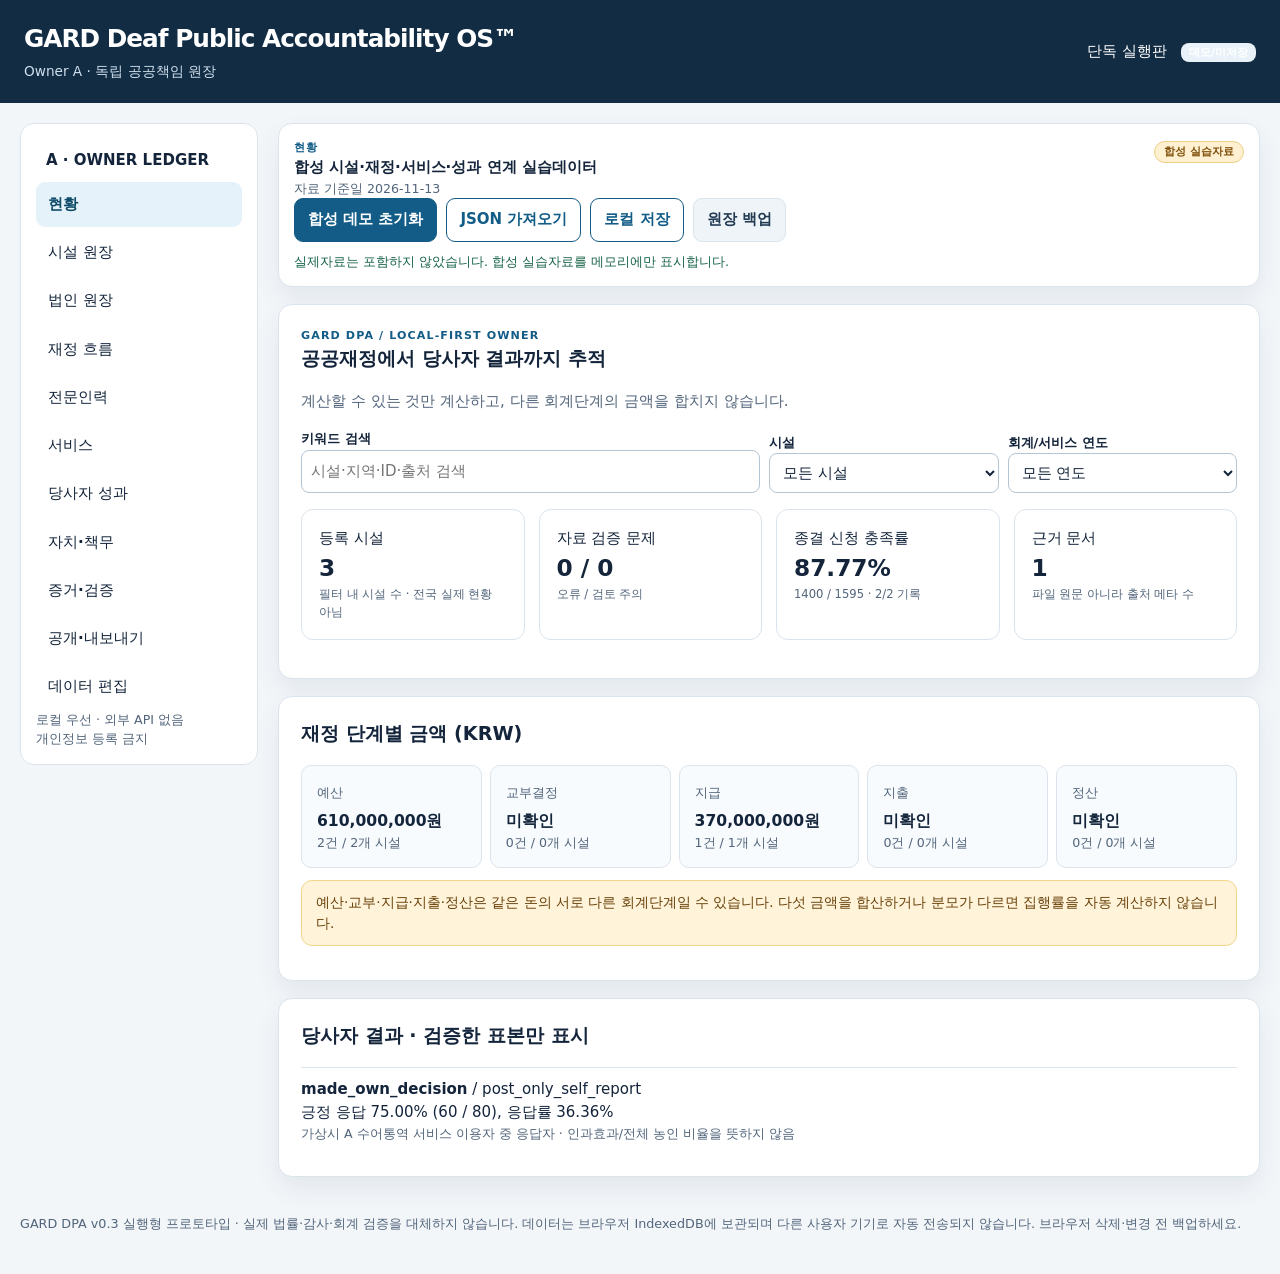
<file: owner.html>
<!doctype html><html lang="ko"><head><meta charset="utf-8"><meta name="viewport" content="width=device-width,initial-scale=1"><meta http-equiv="Content-Security-Policy" content="default-src &#x27;none&#x27;; base-uri &#x27;none&#x27;; form-action &#x27;none&#x27;; object-src &#x27;none&#x27;; connect-src &#x27;none&#x27;; img-src data:; font-src &#x27;none&#x27;; script-src &#x27;sha256-55hJBSgkEOPfdTRJYL3GxqnBnFvOTOtuBfV8p0BGE+E=&#x27; &#x27;sha256-U21DDAO28Tn/AYbBVV8XFIDenEa03ng+JH9eHo840/w=&#x27;; style-src &#x27;sha256-GcXctciEJM1Ol57N561fR0YOGYFYlR1tQfWfk3ddNRg=&#x27;"><meta name="referrer" content="no-referrer"><title>Owner A · 독립 공공책임 원장</title><style>:root{color-scheme:light;font-family:system-ui,-apple-system,BlinkMacSystemFont,"Malgun Gothic","Apple SD Gothic Neo",sans-serif;--ink:#13243b;--muted:#52657b;--bg:#f3f6f9;--panel:#fff;--line:#dbe4ec;--accent:#125c87;--accent-bg:#e5f2f9;--good:#106442;--bad:#a0243e;--warn:#80500b;--shadow:0 12px 26px rgba(16,39,67,.07);font-size:15px}
*{box-sizing:border-box}html{scroll-behavior:smooth}body{margin:0;background:var(--bg);color:var(--ink);line-height:1.55}h1,h2,h3,p{margin-top:0}h1{font-size:1.65rem;margin-bottom:.2rem;letter-spacing:-.04em}h2{font-size:1.28rem}h3{font-size:1.03rem}a{color:var(--accent)}button,select,input,textarea{font:inherit}button{cursor:pointer}button:disabled{opacity:.45;cursor:not-allowed}button:focus-visible,input:focus-visible,select:focus-visible,textarea:focus-visible,a:focus-visible{outline:3px solid #d07923;outline-offset:3px}.top{background:#122c44;color:#fff}.top-inner{max-width:1450px;margin:auto;padding:20px 24px;display:flex;justify-content:space-between;gap:18px;align-items:center;flex-wrap:wrap}.top a{color:white}.subtitle{color:#d0e0ed;font-size:.91rem}.layout{max-width:1450px;margin:20px auto;display:grid;grid-template-columns:238px minmax(0,1fr);gap:20px;padding:0 20px}.sidebar{background:var(--panel);border:1px solid var(--line);border-radius:14px;padding:15px;height:fit-content;position:sticky;top:15px}.brand{font-weight:800;padding:10px;font-size:1rem}.nav{display:grid;gap:3px}.nav button{display:flex;align-items:center;text-align:left;background:transparent;color:var(--ink);border:0;border-radius:9px;padding:11px 12px;width:100%;font-weight:560}.nav button[aria-current="page"]{background:var(--accent-bg);color:#104b6a;font-weight:800}.nav button:hover{background:#f0f6fa}.main{min-width:0}.box{background:var(--panel);border:1px solid var(--line);border-radius:14px;padding:22px;margin-bottom:17px;box-shadow:var(--shadow)}.box.compact{padding:15px}.eyebrow{font-size:.74rem;letter-spacing:.1em;text-transform:uppercase;color:var(--accent);font-weight:800}.muted,.hint{color:var(--muted)}.hint{font-size:.84rem}.banner{background:#fff4da;color:#68410a;border:1px solid #f3d58a;border-radius:11px;padding:11px 14px;font-size:.9rem;margin:12px 0}.banner.danger{background:#fff0f1;color:#8d213a;border-color:#f4b4bd}.banner.info{background:#e9f3fc;color:#23496b;border-color:#b3d1e8}.cards{display:grid;grid-template-columns:repeat(4,minmax(0,1fr));gap:14px;margin:16px 0}.kpi{background:#fff;border:1px solid var(--line);border-radius:12px;padding:17px}.kpi strong{display:block;font-size:1.55rem;color:var(--ink);font-weight:800;font-variant-numeric:tabular-nums}.kpi .hint{font-size:.77rem}.toolbar{display:flex;align-items:center;flex-wrap:wrap;gap:9px}.button{border:1px solid var(--accent);background:var(--accent);color:#fff;border-radius:9px;padding:9px 13px;font-weight:670;white-space:nowrap}.button.ghost{background:white;color:var(--accent)}.button.flat{background:#eff4f8;color:#223b53;border-color:#d9e5eb}.button.danger{background:#aa2744;border-color:#aa2744}.button:hover{filter:brightness(.95)}.filters{display:flex;flex-wrap:wrap;align-items:end;gap:9px;margin:16px 0}.filters label,.field label{display:block;font-weight:660;font-size:.87rem}.filters input,.filters select,.field select,.field input,.field textarea{width:100%;border:1px solid #b4c5d4;background:#fff;border-radius:8px;padding:9px;color:var(--ink)}.filters>div{min-width:145px;flex:1}.filters>.grow{flex:2}.tblwrap{overflow-x:auto;max-width:100%}table{border-collapse:collapse;width:100%;font-size:.9rem}th,td{border-bottom:1px solid var(--line);padding:10px 9px;text-align:left;vertical-align:top}th{background:#f2f6f9;color:#31475c;font-size:.83rem;white-space:nowrap}td{max-width:270px;overflow-wrap:anywhere}tr:hover td{background:#f8fafc}td.num{text-align:right;white-space:nowrap;font-variant-numeric:tabular-nums}.pill{display:inline-block;border:1px solid #d8e4ee;background:#ecf4f9;border-radius:99px;padding:2px 9px;font-weight:740;font-size:.73rem}.pill.synthetic{background:#fff0d1;color:#80500b;border-color:#edce86}.pill.good{background:#ddf2e8;color:#106442;border-color:#a3d9ba}.pill.bad{background:#fbe3e5;color:#a0243e;border-color:#e9b6bd}.pill.unknown{background:#f4f4f4;color:#556171}.segment{display:grid;grid-template-columns:repeat(5,1fr);gap:8px}.stage{padding:15px;border:1px solid var(--line);border-radius:10px;background:#f8fbfe}.stage b{font-size:1.04rem;display:block;margin-top:5px;overflow-wrap:anywhere}.split{display:grid;grid-template-columns:1.1fr 1fr;gap:16px}.detail{background:#f5f8fa;border:1px solid var(--line);border-radius:11px;padding:15px;min-height:170px}.detail pre,.json-preview{white-space:pre-wrap;overflow-wrap:anywhere;max-height:440px;overflow:auto;border:1px solid var(--line);background:#f8fafc;padding:13px;border-radius:9px;font-size:.84rem}.field{margin:12px 0}.field textarea{min-height:350px;font:12px/1.5 ui-monospace,SFMono-Regular,Consolas,monospace;white-space:pre}.toggle{display:inline-flex;gap:8px;align-items:center;margin:7px 14px 7px 0;font-size:.9rem}.issues{list-style:none;padding:0;margin:10px 0}.issues li{padding:9px 12px;border-left:3px solid #dda94d;background:#fff8e7;margin-bottom:6px;font-size:.87rem}.issues li.error{background:#ffebee;border-color:#d34764}.small-list{margin:0;padding-left:19px}.small-list li{margin:5px 0}.right{margin-left:auto}.sr-only{position:absolute;width:1px;height:1px;overflow:hidden;clip:rect(0,0,0,0);white-space:nowrap}.footer{max-width:1450px;margin:12px auto 40px;padding:0 20px;color:var(--muted);font-size:.85rem}.page-title{display:flex;justify-content:space-between;align-items:flex-start;gap:12px;flex-wrap:wrap}.note{border-left:4px solid var(--accent);padding:10px 14px;background:#edf5f9;margin:12px 0}.checkset{display:grid;grid-template-columns:repeat(2,minmax(0,1fr));gap:8px}.checkset label{display:flex;align-items:center;gap:8px;padding:9px;border:1px solid var(--line);border-radius:8px;word-break:break-word}code{background:#eef2f5;border-radius:4px;padding:1px 4px}.status{margin-top:10px;font-size:.84rem;min-height:1.4em}.chip{font-size:.73rem;font-weight:700;padding:3px 8px;border-radius:8px;background:#e8f2f8}.linkbutton{background:none;border:0;color:var(--accent);padding:0;text-decoration:underline;text-align:left}.linkbutton:hover{color:#03466d}.hero{background:linear-gradient(120deg,#eaf6f9,#fff);border:1px solid var(--line);border-radius:14px;padding:20px}.index{max-width:1020px;margin:60px auto;padding:20px}.indexgrid{display:grid;grid-template-columns:1fr 1fr;gap:20px}.indexcard{background:white;padding:28px;border:1px solid var(--line);border-radius:16px;box-shadow:var(--shadow)}.indexcard h2{font-size:1.45rem}.indexcard a.button{text-decoration:none;display:inline-block;margin-top:12px}.lineage{border-top:1px solid var(--line);padding:10px 0}.notice{font-weight:600}.only-print{display:none}@media(max-width:1000px){.layout{grid-template-columns:1fr}.sidebar{position:static}.nav{grid-template-columns:repeat(5,1fr)}.nav button{justify-content:center;font-size:.82rem}.cards{grid-template-columns:repeat(2,1fr)}.segment{grid-template-columns:repeat(3,1fr)}}@media(max-width:690px){.layout{padding:0 10px}.top-inner{padding:17px}.box{padding:15px}.nav{grid-template-columns:repeat(2,1fr)}.cards{grid-template-columns:1fr 1fr;gap:8px}.kpi{padding:12px}.kpi strong{font-size:1.18rem}.segment{grid-template-columns:repeat(2,1fr)}.split,.indexgrid,.checkset{grid-template-columns:1fr}.filters>div{min-width:100%}}@media print{body{background:white}.top,.sidebar,.toolbar,.filters,.button,.no-print,.footer{display:none!important}.layout{display:block;margin:0;padding:0}.box{border:0;box-shadow:none;padding:0}.only-print{display:block}.page-title{padding-bottom:15px}.pill{border:0}}
</style></head><body><a class="sr-only" href="#content">본문으로 이동</a><header class="top"><div class="top-inner"><div><h1>GARD Deaf Public Accountability OS™</h1><div class="subtitle">Owner A · 독립 공공책임 원장</div></div><div><span>단독 실행판</span> &nbsp; <span class="chip" id="saved-indicator">데모 / 미저장</span></div></div></header><div class="layout"><aside class="sidebar" aria-label="화면 이동"><div class="brand">A · OWNER LEDGER</div><nav class="nav" aria-label="주요 메뉴"><button type="button" data-nav="home" aria-current="page">현황</button><button type="button" data-nav="facilities" aria-current="false">시설 원장</button><button type="button" data-nav="organizations" aria-current="false">법인 원장</button><button type="button" data-nav="finances" aria-current="false">재정 흐름</button><button type="button" data-nav="staff_aggregates" aria-current="false">전문인력</button><button type="button" data-nav="services" aria-current="false">서비스</button><button type="button" data-nav="outcomes" aria-current="false">당사자 성과</button><button type="button" data-nav="governance" aria-current="false">자치·책무</button><button type="button" data-nav="evidence" aria-current="false">증거·검증</button><button type="button" data-nav="publish" aria-current="false">공개·내보내기</button><button type="button" data-nav="edit" aria-current="false">데이터 편집</button></nav><div class="hint" style="padding:12px">로컬 우선 · 외부 API 없음<br>개인정보 등록 금지</div></aside><main class="main"><div class="box compact"><div class="page-title"><div><div class="eyebrow" id="page-name">현황</div><b id="data-title">공공책임 원장</b><div class="hint" id="data-date">자료 기준일 확인 중</div></div><div><span id="kind" class="pill synthetic">합성 실습자료</span></div></div><div class="toolbar no-print" style="margin-top:12px"><button class="button" id="btn-demo">합성 데모 초기화</button><label class="button ghost" for="file-json">JSON 가져오기</label><input class="sr-only" type="file" id="file-json" accept=".json,application/json"><button class="button ghost" id="btn-save">로컬 저장</button><button class="button flat" id="btn-backup">원장 백업</button></div><div class="status" id="status" role="status" aria-live="polite"></div></div><div id="content" aria-live="polite"></div></main></div><footer class="footer">GARD DPA v0.3 실행형 프로토타입 · 실제 법률·감사·회계 검증을 대체하지 않습니다. 데이터는 브라우저 IndexedDB에 보관되며 다른 사용자 기기로 자동 전송되지 않습니다. 브라우저 삭제·변경 전 백업하세요.</footer><script type="application/json" id="schema-json">{"$schema":"https://json-schema.org/draft/2020-12/schema","$id":"https://example.invalid/gard-dpa/v1/schema.json","title":"GARD Deaf Public Accountability OS - v1 data bundle","description":"Data interchange schema. Legal, statistical and audit validity requires separate checks. Demo must be labelled synthetic.","type":"object","additionalProperties":false,"required":["meta","organizations","facilities","finances","staff_aggregates","services","outcomes","governance","evidence","reviews"],"properties":{"meta":{"type":"object","additionalProperties":false,"required":["schema_version","dataset_id","title","as_of_date","dataset_kind","publication_scope","contains_personal_data","facility_reference","min_public_cell_n"],"properties":{"schema_version":{"const":"1.0.0"},"dataset_id":{"type":"string","minLength":5},"title":{"type":"string","minLength":3},"as_of_date":{"type":"string","format":"date"},"dataset_kind":{"enum":["synthetic_demo","real_observation","mixed_internal"]},"publication_scope":{"enum":["owner_only","reviewer_approved"]},"contains_personal_data":{"type":"boolean"},"facility_reference":{"type":"object","additionalProperties":false,"required":["count","as_of_date","source_note"],"properties":{"count":{"type":["integer","null"],"minimum":0},"as_of_date":{"type":["string","null"],"format":"date"},"source_note":{"type":"string"}}},"min_public_cell_n":{"type":"integer","minimum":1},"method_notes":{"type":"string"}}},"organizations":{"type":"array","items":{"$ref":"#/$defs/organization"}},"facilities":{"type":"array","items":{"$ref":"#/$defs/facility"}},"finances":{"type":"array","items":{"$ref":"#/$defs/finance"}},"staff_aggregates":{"type":"array","items":{"$ref":"#/$defs/staff"}},"services":{"type":"array","items":{"$ref":"#/$defs/service"}},"outcomes":{"type":"array","items":{"$ref":"#/$defs/outcome"}},"governance":{"type":"array","items":{"$ref":"#/$defs/governance"}},"evidence":{"type":"array","items":{"$ref":"#/$defs/evidence"}},"reviews":{"type":"array","items":{"$ref":"#/$defs/review"}}},"$defs":{"id":{"type":"string","pattern":"^[A-Za-z0-9][A-Za-z0-9._:-]{2,100}$"},"n":{"type":["integer","null"],"minimum":0},"money":{"type":["integer","null"],"minimum":0,"description":"KRW; no floating point and no scale ambiguity"},"source_refs":{"type":"array","items":{"$ref":"#/$defs/id"},"uniqueItems":true},"verification_state":{"enum":["claim_only","source_documented","reviewed","independently_verified","missing","synthetic_only","disputed"]},"organization":{"type":"object","additionalProperties":false,"required":["org_id","org_name","legal_form","role","record_status","evidence_ids"],"properties":{"org_id":{"$ref":"#/$defs/id"},"org_name":{"type":"string","minLength":1},"legal_form":{"enum":["nonprofit_association","social_welfare_corporation","social_cooperative","public_body","company","other","unknown"]},"role":{"enum":["facility_operator","funding_body","service_provider","oversight_body","other"]},"record_status":{"$ref":"#/$defs/verification_state"},"evidence_ids":{"$ref":"#/$defs/source_refs"}}},"facility":{"type":"object","additionalProperties":false,"required":["facility_id","facility_name","region_code","region_name","facility_type","operator_org_id","operating_status","as_of_date","valid_from","valid_to","record_status","evidence_ids"],"properties":{"facility_id":{"$ref":"#/$defs/id"},"facility_name":{"type":"string","minLength":1},"region_code":{"type":"string","minLength":1},"region_name":{"type":"string","minLength":1},"facility_type":{"enum":["local_sign_interpretation_center","central_sign_interpretation_center","other"]},"operator_org_id":{"type":["string","null"]},"operating_status":{"enum":["active","suspended","closed","unknown"]},"as_of_date":{"type":"string","format":"date"},"valid_from":{"type":"string","format":"date"},"valid_to":{"type":["string","null"],"format":"date"},"record_status":{"$ref":"#/$defs/verification_state"},"evidence_ids":{"$ref":"#/$defs/source_refs"}}},"finance":{"type":"object","additionalProperties":false,"required":["finance_id","facility_id","fiscal_year","funding_type","accounting_stage","amount_krw","money_flow_id","purpose_code","recipient_org_id","record_status","evidence_ids"],"properties":{"finance_id":{"$ref":"#/$defs/id"},"facility_id":{"$ref":"#/$defs/id"},"fiscal_year":{"type":"integer","minimum":2000,"maximum":2200},"funding_type":{"enum":["central_government","local_government","mixed_matching","facility_earned_income","organization_unrestricted","donation_restricted","contract_payment","other"]},"accounting_stage":{"enum":["appropriation","grant_decision","disbursement","expense","settlement"]},"amount_krw":{"$ref":"#/$defs/money"},"money_flow_id":{"$ref":"#/$defs/id"},"purpose_code":{"type":"string","minLength":1},"recipient_org_id":{"type":["string","null"]},"record_status":{"$ref":"#/$defs/verification_state"},"evidence_ids":{"$ref":"#/$defs/source_refs"}}},"staff":{"type":"object","additionalProperties":false,"required":["staff_record_id","facility_id","as_of_date","sign_interpreters","deaf_interpreters","other_staff","fte","record_status","evidence_ids"],"properties":{"staff_record_id":{"$ref":"#/$defs/id"},"facility_id":{"$ref":"#/$defs/id"},"as_of_date":{"type":"string","format":"date"},"sign_interpreters":{"$ref":"#/$defs/n"},"deaf_interpreters":{"$ref":"#/$defs/n"},"other_staff":{"$ref":"#/$defs/n"},"fte":{"type":["number","null"],"minimum":0},"record_status":{"$ref":"#/$defs/verification_state"},"evidence_ids":{"$ref":"#/$defs/source_refs"}}},"service":{"type":"object","additionalProperties":false,"required":["service_record_id","facility_id","period_start","period_end","service_type","count_unit","requests_total","completed_requests","unserved_requests","cancelled_by_user","pending_requests","completed_service_events","unique_users","record_status","evidence_ids"],"properties":{"service_record_id":{"$ref":"#/$defs/id"},"facility_id":{"$ref":"#/$defs/id"},"period_start":{"type":"string","format":"date"},"period_end":{"type":"string","format":"date"},"service_type":{"enum":["sign_interpretation","counseling","sign_education","other"]},"count_unit":{"const":"distinct_requests"},"requests_total":{"$ref":"#/$defs/n"},"completed_requests":{"$ref":"#/$defs/n"},"unserved_requests":{"$ref":"#/$defs/n"},"cancelled_by_user":{"$ref":"#/$defs/n"},"pending_requests":{"$ref":"#/$defs/n"},"completed_service_events":{"$ref":"#/$defs/n"},"unique_users":{"$ref":"#/$defs/n"},"record_status":{"$ref":"#/$defs/verification_state"},"evidence_ids":{"$ref":"#/$defs/source_refs"}}},"outcome":{"type":"object","additionalProperties":false,"required":["outcome_id","facility_id","period_start","period_end","outcome_type","study_design","cohort_population","eligible_cohort_count","respondents","positive_responses","record_status","evidence_ids"],"properties":{"outcome_id":{"$ref":"#/$defs/id"},"facility_id":{"type":["string","null"]},"period_start":{"type":"string","format":"date"},"period_end":{"type":"string","format":"date"},"outcome_type":{"enum":["understood_information","made_own_decision","problem_resolved","independent_participation","other"]},"study_design":{"enum":["post_only_self_report","pre_post_uncontrolled","controlled_comparison","administrative_observed","other"]},"cohort_population":{"type":"string","minLength":4},"eligible_cohort_count":{"$ref":"#/$defs/n"},"respondents":{"$ref":"#/$defs/n"},"positive_responses":{"$ref":"#/$defs/n"},"record_status":{"$ref":"#/$defs/verification_state"},"evidence_ids":{"$ref":"#/$defs/source_refs"}}},"governance":{"type":"object","additionalProperties":false,"required":["governance_id","org_id","fiscal_year","eligible_voters","ballots_cast","formal_complaints_received","formal_complaints_resolved","record_status","evidence_ids"],"properties":{"governance_id":{"$ref":"#/$defs/id"},"org_id":{"$ref":"#/$defs/id"},"fiscal_year":{"type":"integer","minimum":2000},"eligible_voters":{"$ref":"#/$defs/n"},"ballots_cast":{"$ref":"#/$defs/n"},"formal_complaints_received":{"$ref":"#/$defs/n"},"formal_complaints_resolved":{"$ref":"#/$defs/n"},"record_status":{"$ref":"#/$defs/verification_state"},"evidence_ids":{"$ref":"#/$defs/source_refs"}}},"evidence":{"type":"object","additionalProperties":false,"required":["evidence_id","title","source_kind","issuer","document_date","access_date","url","content_sha256","access_scope","verification_state"],"properties":{"evidence_id":{"$ref":"#/$defs/id"},"title":{"type":"string","minLength":3},"source_kind":{"enum":["government","parliament","local_government","organization","independent_audit","user_statement","synthetic"]},"issuer":{"type":"string","minLength":1},"document_date":{"type":["string","null"],"format":"date"},"access_date":{"type":["string","null"],"format":"date"},"url":{"type":["string","null"],"format":"uri"},"content_sha256":{"type":["string","null"],"pattern":"^[a-f0-9]{64}$"},"access_scope":{"enum":["public","owner_only","restricted"]},"verification_state":{"$ref":"#/$defs/verification_state"}}},"review":{"type":"object","additionalProperties":false,"required":["review_id","target_kind","target_id","reviewer_role","review_date","decision","notes"],"properties":{"review_id":{"$ref":"#/$defs/id"},"target_kind":{"enum":["facility","organization","finance","staff","service","outcome","governance","evidence"]},"target_id":{"$ref":"#/$defs/id"},"reviewer_role":{"enum":["data_owner","source_checker","independent_reviewer"]},"review_date":{"type":"string","format":"date"},"decision":{"enum":["accepted","needs_evidence","rejected","synthetic_only"]},"notes":{"type":"string"}}}}}</script><script type="application/json" id="demo-json">{"meta":{"schema_version":"1.0.0","dataset_id":"GARD-DPA-SYNTHETIC-20261113","title":"합성 시설·재정·서비스·성과 연계 실습데이터","as_of_date":"2026-11-13","dataset_kind":"synthetic_demo","publication_scope":"owner_only","contains_personal_data":false,"facility_reference":{"count":null,"as_of_date":null,"source_note":"가상 시설 3개만 포함. 206 또는 약 208 시설 실제 명부 아님."},"min_public_cell_n":10,"method_notes":"모든 기관·연도·금액·실적은 예시이며 실제 기관의 행위나 성과에 대한 주장 아님."},"organizations":[{"org_id":"SYN-ORG-001","org_name":"가상 공익법인 가","legal_form":"nonprofit_association","role":"facility_operator","record_status":"synthetic_only","evidence_ids":["SYN-EV-001"]},{"org_id":"SYN-ORG-002","org_name":"가상 지방 공공기관 나","legal_form":"public_body","role":"facility_operator","record_status":"synthetic_only","evidence_ids":["SYN-EV-001"]}],"facilities":[{"facility_id":"SYN-FAC-001","facility_name":"가상시 A 수어통역센터","region_code":"SYN-01","region_name":"가상시 A","facility_type":"local_sign_interpretation_center","operator_org_id":"SYN-ORG-001","operating_status":"active","as_of_date":"2026-11-13","valid_from":"2025-01-01","valid_to":null,"record_status":"synthetic_only","evidence_ids":["SYN-EV-001"]},{"facility_id":"SYN-FAC-002","facility_name":"가상시 B 수어통역센터","region_code":"SYN-02","region_name":"가상시 B","facility_type":"local_sign_interpretation_center","operator_org_id":"SYN-ORG-002","operating_status":"active","as_of_date":"2026-11-13","valid_from":"2025-01-01","valid_to":null,"record_status":"synthetic_only","evidence_ids":["SYN-EV-001"]},{"facility_id":"SYN-FAC-003","facility_name":"가상시 C 수어통역센터","region_code":"SYN-03","region_name":"가상시 C","facility_type":"local_sign_interpretation_center","operator_org_id":null,"operating_status":"unknown","as_of_date":"2026-11-13","valid_from":"2026-01-01","valid_to":null,"record_status":"synthetic_only","evidence_ids":["SYN-EV-001"]}],"finances":[{"finance_id":"SYN-FIN-001","facility_id":"SYN-FAC-001","fiscal_year":2026,"funding_type":"local_government","accounting_stage":"appropriation","amount_krw":400000000,"money_flow_id":"SYN-FLOW-001","purpose_code":"facility_operations","recipient_org_id":"SYN-ORG-001","record_status":"synthetic_only","evidence_ids":["SYN-EV-001"]},{"finance_id":"SYN-FIN-002","facility_id":"SYN-FAC-001","fiscal_year":2026,"funding_type":"local_government","accounting_stage":"disbursement","amount_krw":370000000,"money_flow_id":"SYN-FLOW-001","purpose_code":"facility_operations","recipient_org_id":"SYN-ORG-001","record_status":"synthetic_only","evidence_ids":["SYN-EV-001"]},{"finance_id":"SYN-FIN-003","facility_id":"SYN-FAC-002","fiscal_year":2026,"funding_type":"local_government","accounting_stage":"appropriation","amount_krw":210000000,"money_flow_id":"SYN-FLOW-002","purpose_code":"facility_operations","recipient_org_id":"SYN-ORG-002","record_status":"synthetic_only","evidence_ids":["SYN-EV-001"]}],"staff_aggregates":[{"staff_record_id":"SYN-STAFF-001","facility_id":"SYN-FAC-001","as_of_date":"2026-10-31","sign_interpreters":4,"deaf_interpreters":1,"other_staff":1,"fte":5.5,"record_status":"synthetic_only","evidence_ids":["SYN-EV-001"]},{"staff_record_id":"SYN-STAFF-002","facility_id":"SYN-FAC-002","as_of_date":"2026-10-31","sign_interpreters":3,"deaf_interpreters":1,"other_staff":0,"fte":4,"record_status":"synthetic_only","evidence_ids":["SYN-EV-001"]}],"services":[{"service_record_id":"SYN-SRV-001","facility_id":"SYN-FAC-001","period_start":"2026-01-01","period_end":"2026-10-31","service_type":"sign_interpretation","count_unit":"distinct_requests","requests_total":1200,"completed_requests":900,"unserved_requests":120,"cancelled_by_user":100,"pending_requests":80,"completed_service_events":1100,"unique_users":220,"record_status":"synthetic_only","evidence_ids":["SYN-EV-001"]},{"service_record_id":"SYN-SRV-002","facility_id":"SYN-FAC-002","period_start":"2026-01-01","period_end":"2026-10-31","service_type":"sign_interpretation","count_unit":"distinct_requests","requests_total":650,"completed_requests":500,"unserved_requests":75,"cancelled_by_user":25,"pending_requests":50,"completed_service_events":660,"unique_users":null,"record_status":"synthetic_only","evidence_ids":["SYN-EV-001"]}],"outcomes":[{"outcome_id":"SYN-OUT-001","facility_id":"SYN-FAC-001","period_start":"2026-01-01","period_end":"2026-10-31","outcome_type":"made_own_decision","study_design":"post_only_self_report","cohort_population":"가상시 A 수어통역 서비스 이용자 중 응답자","eligible_cohort_count":220,"respondents":80,"positive_responses":60,"record_status":"synthetic_only","evidence_ids":["SYN-EV-001"]}],"governance":[{"governance_id":"SYN-GOV-001","org_id":"SYN-ORG-001","fiscal_year":2026,"eligible_voters":50,"ballots_cast":32,"formal_complaints_received":8,"formal_complaints_resolved":5,"record_status":"synthetic_only","evidence_ids":["SYN-EV-001"]}],"evidence":[{"evidence_id":"SYN-EV-001","title":"합성 데이터 설계용 문서 (공식·실제 기록 아님)","source_kind":"synthetic","issuer":"GARD DPA Demo Generator","document_date":"2026-11-13","access_date":"2026-11-13","url":null,"content_sha256":null,"access_scope":"public","verification_state":"synthetic_only"}],"reviews":[{"review_id":"SYN-REVIEW-001","target_kind":"evidence","target_id":"SYN-EV-001","reviewer_role":"data_owner","review_date":"2026-11-13","decision":"synthetic_only","notes":"모든 수치·기관은 합성이며 실제 통계나 시설 성과로 재사용 금지"}]}</script><script>/* GARD DPA browser-only core. No network calls or third-party dependencies. */
(function(root){
'use strict';
const TABLES=['organizations','facilities','finances','staff_aggregates','services','outcomes','governance','evidence','reviews'];
const IDS={organizations:'org_id',facilities:'facility_id',finances:'finance_id',staff_aggregates:'staff_record_id',services:'service_record_id',outcomes:'outcome_id',governance:'governance_id',evidence:'evidence_id',reviews:'review_id'};
const LABELS={organizations:'법인',facilities:'시설',finances:'재정',staff_aggregates:'전문인력',services:'서비스',outcomes:'당사자 성과',governance:'자치·책무',evidence:'출처·증거',reviews:'검토기록'};
const STAGES={appropriation:'예산',grant_decision:'교부결정',disbursement:'지급',expense:'지출',settlement:'정산'};
function parse(id){const el=document.getElementById(id); if(!el)throw new Error('누락된 내장 데이터: '+id);return JSON.parse(el.textContent);}
function isObj(x){return x!==null && typeof x==='object' && !Array.isArray(x);}
function esc(x){return String(x===null||x===undefined?'—':x).replace(/[&<>"']/g,c=>({'&':'&amp;','<':'&lt;','>':'&gt;','"':'&quot;',"'":'&#39;'}[c]));}
function fmt(x){return x===null||x===undefined?'미확인':typeof x==='number'?x.toLocaleString('ko-KR'):String(x);}
function pct(a,b){return Number.isFinite(a)&&Number.isFinite(b)&&b>0?(100*a/b).toFixed(2)+'%':'판단불가';}
function dateValid(s){if(typeof s!=='string'||!/^\d{4}-\d{2}-\d{2}$/.test(s))return false;const d=new Date(s+'T00:00:00Z');return !isNaN(d.getTime())&&d.toISOString().slice(0,10)===s;}
function recursiveCheck(value,rule,path,schema,issues,max){
 if(issues.length>=max)return;
 if(rule.$ref){const id=rule.$ref.split('/').pop();const found=schema.$defs[id]; if(!found){issues.push({level:'error',path,message:'스키마 참조 불명 '+id});return;}return recursiveCheck(value,found,path,schema,issues,max);}
 if(Object.hasOwn(rule,'const')&&value!==rule.const)issues.push({level:'error',path,message:'고정값 불일치'});
 if(rule.enum&&!rule.enum.includes(value))issues.push({level:'error',path,message:'허용되지 않은 열거값'});
 if(rule.type){const types=Array.isArray(rule.type)?rule.type:[rule.type];const ok=types.some(t=>t==='null'?value===null:t==='array'?Array.isArray(value):t==='object'?isObj(value):t==='integer'?Number.isInteger(value):t==='number'?typeof value==='number'&&Number.isFinite(value):t==='string'?typeof value==='string':t==='boolean'?typeof value==='boolean':false);if(!ok){issues.push({level:'error',path,message:'자료형 불일치: '+types.join('|')});return;}}
 if(typeof value==='string'){if(rule.minLength!=null&&value.length<rule.minLength)issues.push({level:'error',path,message:'문자열 길이 부족'});if(rule.pattern&&!(new RegExp(rule.pattern)).test(value))issues.push({level:'error',path,message:'ID 형식 오류'});if(rule.format==='date'&&!dateValid(value))issues.push({level:'error',path,message:'날짜 형식 오류'});if(rule.format==='uri'&&value!==''){try{const u=new URL(value);if(!['http:','https:'].includes(u.protocol))throw new Error('bad protocol');}catch(e){issues.push({level:'error',path,message:'허용되지 않은 URL'});}}}
 if(typeof value==='number'){if(rule.minimum!==undefined&&value<rule.minimum)issues.push({level:'error',path,message:'최소값 위반'});if(rule.maximum!==undefined&&value>rule.maximum)issues.push({level:'error',path,message:'최대값 위반'});}
 if(Array.isArray(value)){if(rule.uniqueItems){const s=new Set(value.map(x=>JSON.stringify(x)));if(s.size!==value.length)issues.push({level:'error',path,message:'배열 중복'});}if(rule.items)value.forEach((v,i)=>recursiveCheck(v,rule.items,path+'['+i+']',schema,issues,max));}
 if(isObj(value)){for(const k of rule.required||[]){if(!Object.hasOwn(value,k))issues.push({level:'error',path:path+'.'+k,message:'필수 필드 누락'});}if(rule.additionalProperties===false){for(const k of Object.keys(value))if(!Object.hasOwn(rule.properties||{},k))issues.push({level:'error',path:path+'.'+k,message:'허용되지 않은 필드'});}for(const [k,v] of Object.entries(value))if(rule.properties&&Object.hasOwn(rule.properties,k))recursiveCheck(v,rule.properties[k],path+'.'+k,schema,issues,max);}
}
function validate(data,schema){
 const issues=[];const push=(level,path,message)=>{if(issues.length<300)issues.push({level,path,message});};
 recursiveCheck(data,schema,'root',schema,issues,300);
 if(!isObj(data))return issues;
 const rows=t=>Array.isArray(data[t])?data[t]:[];
 const sets={};for(const t of TABLES){const id=IDS[t];const ids=new Set();for(const [i,r] of rows(t).entries()){if(!isObj(r))continue;if(ids.has(r[id]))push('error',t+'['+i+']','중복 ID '+String(r[id]));ids.add(r[id]);}sets[t]=ids;}
 for(const r of rows('facilities'))if(r.operator_org_id!=null&&!sets.organizations.has(r.operator_org_id))push('error','facilities/'+r.facility_id,'운영 법인 ID를 찾을 수 없음');
 for(const t of ['finances','staff_aggregates','services','outcomes'])for(const r of rows(t)){if(r.facility_id!=null&&!sets.facilities.has(r.facility_id))push('error',t+'/'+r[IDS[t]],'시설 ID를 찾을 수 없음');}
 for(const r of rows('finances'))if(r.recipient_org_id!=null&&!sets.organizations.has(r.recipient_org_id))push('error','finances/'+r.finance_id,'수령 법인 ID 없음');
 for(const r of rows('governance'))if(!sets.organizations.has(r.org_id))push('error','governance/'+r.governance_id,'법인 ID 없음');
 for(const t of ['organizations','facilities','finances','staff_aggregates','services','outcomes','governance'])for(const r of rows(t))for(const id of (Array.isArray(r.evidence_ids)?r.evidence_ids:[]))if(!sets.evidence.has(id))push('error',t+'/'+r[IDS[t]],'증거 ID를 찾을 수 없음: '+id);
 const flow=new Set();for(const r of rows('finances')){const k=[r.facility_id,r.fiscal_year,r.money_flow_id,r.accounting_stage].join('|');if(flow.has(k))push('error','finances/'+r.finance_id,'같은 자금흐름·회계단계 중복');flow.add(k);}
 for(const r of rows('services')){const fields=['requests_total','completed_requests','unserved_requests','cancelled_by_user','pending_requests'];if(fields.every(k=>Number.isInteger(r[k]))&&r.requests_total!==r.completed_requests+r.unserved_requests+r.cancelled_by_user+r.pending_requests)push('error','services/'+r.service_record_id,'신청 건수와 상태별 합계가 불일치');if(r.period_start>r.period_end)push('error','services/'+r.service_record_id,'기간 순서 오류');}
 for(const r of rows('outcomes')){if(Number.isFinite(r.respondents)&&Number.isFinite(r.positive_responses)&&r.positive_responses>r.respondents)push('error','outcomes/'+r.outcome_id,'긍정응답이 응답자보다 많음');if(Number.isFinite(r.respondents)&&Number.isFinite(r.eligible_cohort_count)&&r.respondents>r.eligible_cohort_count)push('error','outcomes/'+r.outcome_id,'응답자가 조사대상보다 많음');}
 for(const r of rows('governance')){if(Number.isFinite(r.ballots_cast)&&Number.isFinite(r.eligible_voters)&&r.ballots_cast>r.eligible_voters)push('error','governance/'+r.governance_id,'투표자가 의결권자보다 많음');if(Number.isFinite(r.formal_complaints_resolved)&&Number.isFinite(r.formal_complaints_received)&&r.formal_complaints_resolved>r.formal_complaints_received)push('error','governance/'+r.governance_id,'처리 민원이 접수보다 많음');}
 if(data.meta?.dataset_kind==='synthetic_demo'){for(const t of ['organizations','facilities','finances','staff_aggregates','services','outcomes','governance'])for(const r of rows(t))if(r.record_status!=='synthetic_only')push('error',t+'/'+r[IDS[t]],'합성 자료의 검증 상태 허위 전환');for(const r of rows('evidence'))if(r.source_kind!=='synthetic')push('error','evidence/'+r.evidence_id,'합성 원본을 실제 출처로 표시할 수 없음');}
 if(data.meta?.contains_personal_data===true)push('error','meta.contains_personal_data','개인정보 포함 자료는 이 앱 원장과 공개 대상에서 제외');
 if(data.meta?.publication_scope==='reviewer_approved'&&rows('evidence').some(r=>r.access_scope!=='public'))push('error','evidence','공개 파일에 비공개 증거 정보 포함');
 if(data.meta?.publication_scope==='reviewer_approved'){const raw=JSON.stringify(data);if(/[A-Z0-9._%+-]+@[A-Z0-9.-]+\.[A-Z]{2,}/i.test(raw)||/01[016789]-?\d{3,4}-?\d{4}/.test(raw)||/\d{6}-?[1-8]\d{6}/.test(raw))push('error','public_security','개인식별 정보로 추정되는 문자열이 포함되어 공개 차단');if((data.evidence||[]).some(ev=>{try{let u=new URL(ev.url);return [...u.searchParams.keys()].some(k=>/token|api.?key|secret|signature|auth|session|password/i.test(k));}catch(e){return false;}}))push('error','public_security','공개 URL에 인증정보로 추정되는 쿼리 매개변수 발견');for(const t of ['staff_aggregates','services','outcomes','governance']){const kfields=COUNT_FIELDS[t];for(const r of rows(t))if(kfields.some(k=>typeof r[k]==='number'&&r[k]<Math.max(10,data.meta.min_public_cell_n||10)))push('error',t+'/'+r[IDS[t]],'공개 파일에 소표본 수치 노출');}}
 for(const t of ['finances','services','outcomes','governance'])for(const r of rows(t))if(r.record_status==='claim_only'||r.record_status==='missing')push('warning',t+'/'+r[IDS[t]],'미검증·근거부족 자료를 성과로 확정하지 마세요');
 return issues;
}
const COUNT_FIELDS={staff_aggregates:['sign_interpreters','deaf_interpreters','other_staff','fte'],services:['requests_total','completed_requests','unserved_requests','cancelled_by_user','pending_requests','completed_service_events','unique_users'],outcomes:['eligible_cohort_count','respondents','positive_responses'],governance:['eligible_voters','ballots_cast','formal_complaints_received','formal_complaints_resolved']};
function metrics(data,filter={}){
 const F=filter.facility&&filter.facility!=='all'?filter.facility:null;const Y=filter.year&&filter.year!=='all'?Number(filter.year):null;
 const facilities=(data.facilities||[]).filter(r=>!F||r.facility_id===F);
 const services=(data.services||[]).filter(r=>(!F||r.facility_id===F)&&(!Y||(r.period_start||'').slice(0,4)==String(Y)&&(r.period_end||'').slice(0,4)==String(Y)));
 const outcomes=(data.outcomes||[]).filter(r=>(!F||r.facility_id===F||(!F&&r.facility_id===null))&&(!Y||(r.period_start||'').slice(0,4)==String(Y)&&(r.period_end||'').slice(0,4)==String(Y)));
 const finances=(data.finances||[]).filter(r=>(!F||r.facility_id===F)&&(!Y||r.fiscal_year===Y));
 const gov=(data.governance||[]).filter(r=>!Y||r.fiscal_year===Y);
 const stageTotals={};for(const k of Object.keys(STAGES)){const xs=finances.filter(r=>r.accounting_stage===k&&Number.isInteger(r.amount_krw));stageTotals[k]={total:xs.reduce((s,r)=>s+r.amount_krw,0),count:xs.length,facilities:new Set(xs.map(x=>x.facility_id)).size};}
 const validService=services.filter(r=>Number.isInteger(r.completed_requests)&&Number.isInteger(r.unserved_requests));
 const comp=validService.reduce((s,r)=>s+r.completed_requests,0),unserved=validService.reduce((s,r)=>s+r.unserved_requests,0);
 const out=outcomes.filter(r=>Number.isInteger(r.respondents)&&Number.isInteger(r.positive_responses));
 const reviews=(data.reviews||[]); const ev=(data.evidence||[]);
 return {facilityCount:facilities.length,finance:stageTotals,services,serviceRate:validService.length&&comp+unserved>0?{num:comp,den:comp+unserved,value:comp/(comp+unserved),source:validService.map(x=>x.service_record_id)}:null,serviceCoverage:validService.length+'/'+services.length,outcomes:out,governance:gov,evidenceCount:ev.length,reviewCount:reviews.length};
}
function lineage(row,data){const ids=Array.isArray(row.evidence_ids)?row.evidence_ids:[];return ids.map(id=>(data.evidence||[]).find(r=>r.evidence_id===id)||{evidence_id:id,title:'출처 누락',verification_state:'missing'});}
function deep(v){return JSON.parse(JSON.stringify(v));}
function release(data,facIds,schema){
 const issues=validate(data,schema);if(issues.some(x=>x.level==='error'))throw new Error('원본 검증 오류 '+issues.filter(x=>x.level==='error').length+'건. 먼저 정정하세요.');
 if(data.meta.contains_personal_data)throw new Error('개인정보 포함 데이터 공개 금지');
 if(!Array.isArray(facIds)||!facIds.length)throw new Error('공개할 시설을 하나 이상 선택하세요');
 const fs=new Set(facIds);const accepted=(data.facilities||[]).filter(r=>fs.has(r.facility_id));if(!accepted.length)throw new Error('선택한 시설이 데이터셋에 없습니다');
 const publicEv=(data.evidence||[]).filter(r=>r.access_scope==='public');const evSet=new Set(publicEv.map(r=>r.evidence_id));
 const validEvidence=r=>Array.isArray(r.evidence_ids)&&r.evidence_ids.length>0&&r.evidence_ids.every(id=>evSet.has(id));
 const r0=accepted.filter(validEvidence);if(!r0.length)throw new Error('공개 가능한 증거가 연결된 시설이 없습니다. 비공개 근거로 공개 파일을 만들 수 없습니다.');const keptFs=new Set(r0.map(r=>r.facility_id));
 const filtered=t=>(data[t]||[]).filter(r=>keptFs.has(r.facility_id)&&validEvidence(r));
 const refs=new Set(r0.map(r=>r.operator_org_id).filter(Boolean));
 for(const r of filtered('finances'))if(r.recipient_org_id)refs.add(r.recipient_org_id);
 let orgs=(data.organizations||[]).filter(r=>refs.has(r.org_id)&&validEvidence(r));const orgSet=new Set(orgs.map(r=>r.org_id));
 const min=Math.max(10,data.meta.min_public_cell_n||10);const suppressed=[];
 function mask(t,rows){return rows.map(r=>{const c=deep(r);const fields=COUNT_FIELDS[t]||[];if(fields.some(k=>typeof c[k]==='number'&&c[k]<min)){for(const k of fields)c[k]=null;suppressed.push(t+'/'+r[IDS[t]]);}return c;});}
 const B={meta:{schema_version:'1.0.0',dataset_id:data.meta.dataset_id+'-PUBLIC-'+new Date().toISOString().slice(0,10),title:data.meta.title+' | 공개 승인본',as_of_date:data.meta.as_of_date,dataset_kind:data.meta.dataset_kind,publication_scope:'reviewer_approved',contains_personal_data:false,facility_reference:deep(data.meta.facility_reference),min_public_cell_n:min,method_notes:'공개승인: 소표본 전체 연동 계수 마스킹; 비공개 출처와 미승인 기관 제외. 원본의 자유서술 내부 메모는 공개하지 않음. 실제 익명성은 별도 검토 필요.'},organizations:orgs.map(r=>deep(r)),facilities:r0.map(r=>({...deep(r),operator_org_id:orgSet.has(r.operator_org_id)?r.operator_org_id:null})),finances:filtered('finances').map(r=>({...deep(r),recipient_org_id:orgSet.has(r.recipient_org_id)?r.recipient_org_id:null})),staff_aggregates:mask('staff_aggregates',filtered('staff_aggregates')),services:mask('services',filtered('services')),outcomes:mask('outcomes',(data.outcomes||[]).filter(r=>keptFs.has(r.facility_id)&&validEvidence(r))),governance:mask('governance',(data.governance||[]).filter(r=>orgSet.has(r.org_id)&&validEvidence(r))),evidence:[],reviews:[]};
 const used=new Set();for(const t of ['organizations','facilities','finances','staff_aggregates','services','outcomes','governance'])for(const r of B[t])for(const id of r.evidence_ids||[])used.add(id);
 B.evidence=publicEv.filter(r=>used.has(r.evidence_id)).map(deep);
 const checked=validate(B,schema);const errors=checked.filter(x=>x.level==='error');if(errors.length)throw new Error('공개본 검증 실패: '+errors[0].path+' / '+errors[0].message);
 return {bundle:B,report:{generated_at:new Date().toISOString(),source_dataset:data.meta.dataset_id,approved_facilities:B.facilities.length,suppressed_records:suppressed,excluded_facilities:accepted.length-B.facilities.length,publication_scope:'reviewer_approved',cautions:['공개본은 원본을 보존하지 않음','10인 미만 소표본은 동일 레코드의 연동 계수를 모두 마스킹','다른 공개 데이터와 결합해 재식별할 위험에 대한 별도 심사 필요','합성 자료는 실제 성과 아님']}};
}
function safeDownload(name,data){const blob=new Blob([typeof data==='string'?data:JSON.stringify(data,null,2)],{type:'application/json;charset=utf-8'});const url=URL.createObjectURL(blob);const a=document.createElement('a');a.href=url;a.download=name;a.style.display='none';document.body.append(a);a.click();setTimeout(()=>{URL.revokeObjectURL(url);a.remove();},2000);}
function openDB(){return new Promise((resolve,reject)=>{if(!('indexedDB'in root))return reject(new Error('IndexedDB 사용 불가'));const r=indexedDB.open('GARD_DPA_OWNER_V1',1);r.onupgradeneeded=()=>{if(!r.result.objectStoreNames.contains('datasets'))r.result.createObjectStore('datasets');if(!r.result.objectStoreNames.contains('snapshots'))r.result.createObjectStore('snapshots',{autoIncrement:true});};r.onsuccess=()=>resolve(r.result);r.onerror=()=>reject(r.error);});}
async function storeData(d){const db=await openDB();return new Promise((resolve,reject)=>{const t=db.transaction(['datasets','snapshots'],'readwrite');t.objectStore('datasets').put(deep(d),'active');t.objectStore('snapshots').add({savedAt:new Date().toISOString(),bundle:deep(d)});t.oncomplete=()=>{db.close();resolve(true);};t.onerror=()=>{db.close();reject(t.error);};});}
async function loadData(){const db=await openDB();return new Promise((resolve,reject)=>{const t=db.transaction('datasets','readonly');const r=t.objectStore('datasets').get('active');r.onsuccess=()=>{db.close();resolve(r.result||null);};r.onerror=()=>{db.close();reject(r.error);};});}
function issueSummary(issues){const n=issues.filter(i=>i.level==='error').length,w=issues.filter(i=>i.level==='warning').length;return {errors:n,warnings:w,passed:n===0};}
function safeUrl(u){if(typeof u!=='string')return null;try{let x=new URL(u);return ['https:','http:'].includes(x.protocol)?x.href:null;}catch(e){return null;}}
root.GARD={TABLES,IDS,LABELS,STAGES,parse,esc,fmt,pct,validate,metrics,lineage,release,safeDownload,storeData,loadData,issueSummary,safeUrl,deep};
})(window);
</script><script>(function(){
'use strict';const G=window.GARD;const schema=G.parse('schema-json');const demo=G.parse('demo-json');
let db=G.deep(demo),tab='home',filter={facility:'all',year:'all',search:''},releaseCache=null,stored=false;
const $=id=>document.getElementById(id); const x=G.esc;
const menu={home:'현황',facilities:'시설 원장',organizations:'법인 원장',finances:'재정 흐름',staff_aggregates:'전문인력',services:'서비스',outcomes:'당사자 성과',governance:'자치·책무',evidence:'증거·검증',publish:'공개·내보내기',edit:'데이터 편집'};
const cols={facilities:['facility_id','facility_name','region_name','operator_org_id','operating_status','as_of_date'],organizations:['org_id','org_name','legal_form','role','record_status'],finances:['finance_id','facility_id','fiscal_year','accounting_stage','amount_krw','money_flow_id'],staff_aggregates:['staff_record_id','facility_id','sign_interpreters','deaf_interpreters','other_staff','fte'],services:['service_record_id','facility_id','period_start','period_end','requests_total','completed_requests','unserved_requests','pending_requests'],outcomes:['outcome_id','facility_id','outcome_type','respondents','positive_responses','eligible_cohort_count'],governance:['governance_id','org_id','fiscal_year','eligible_voters','ballots_cast','formal_complaints_received'],evidence:['evidence_id','title','issuer','document_date','access_scope','verification_state'],reviews:['review_id','target_kind','target_id','reviewer_role','decision']};
const kr={facility_id:'시설 ID',facility_name:'시설명',region_name:'지역',operator_org_id:'운영 법인',operating_status:'운영상태',as_of_date:'기준일',org_id:'법인 ID',org_name:'법인명',legal_form:'법적 유형',role:'역할',record_status:'검증상태',finance_id:'재정 ID',fiscal_year:'회계연도',accounting_stage:'회계단계',amount_krw:'금액(원)',money_flow_id:'자금흐름',staff_record_id:'인력 ID',sign_interpreters:'수어통역사',deaf_interpreters:'농인통역사',other_staff:'기타',fte:'FTE',service_record_id:'서비스 ID',period_start:'시작일',period_end:'종료일',requests_total:'신청건',completed_requests:'종결충족',unserved_requests:'미충족',pending_requests:'미종결',outcome_id:'성과 ID',outcome_type:'성과 유형',respondents:'응답자',positive_responses:'긍정',eligible_cohort_count:'조사대상',governance_id:'자치 ID',eligible_voters:'의결권자',ballots_cast:'투표자',formal_complaints_received:'민원 접수',evidence_id:'증거 ID',title:'제목',issuer:'발행기관',document_date:'문서일',access_scope:'접근범위',verification_state:'검증상태',review_id:'검토 ID',target_kind:'대상',target_id:'대상 ID',reviewer_role:'검토자',decision:'결과'};
function toast(msg,failed=false){$('status').textContent=msg;$('status').style.color=failed?'#a0243e':'#176347';}
function updateHeader(){const m=db.meta||{};$('data-title').textContent=m.title||'데이터 없음';$('data-date').textContent='자료 기준일 '+(m.as_of_date||'미확인');$('kind').className='pill '+(m.dataset_kind==='synthetic_demo'?'synthetic':'unknown');$('kind').textContent=m.dataset_kind==='synthetic_demo'?'합성 실습자료':m.dataset_kind==='mixed_internal'?'혼합 내부자료':'실제 관측자료(검증 필요)';$('saved-indicator').textContent=stored?'브라우저 원장 저장됨':'데모/미저장';}
function rangeItems(){let options=[...new Set([...(db.finances||[]).map(x=>String(x.fiscal_year)),...(db.services||[]).map(x=>(x.period_start||'').slice(0,4)),...(db.outcomes||[]).map(x=>(x.period_start||'').slice(0,4))])].filter(Boolean).sort().reverse();return options;}
function filterBar(){const fs=(db.facilities||[]);return `<div class="filters no-print"><div class="grow"><label for="f-search">키워드 검색</label><input id="f-search" value="${x(filter.search)}" placeholder="시설·지역·ID·출처 검색"></div><div><label for="f-facility">시설</label><select id="f-facility"><option value="all">모든 시설</option>${fs.map(r=>`<option value="${x(r.facility_id)}" ${filter.facility===r.facility_id?'selected':''}>${x(r.facility_name)}</option>`).join('')}</select></div><div><label for="f-year">회계/서비스 연도</label><select id="f-year"><option value="all">모든 연도</option>${rangeItems().map(y=>`<option ${filter.year===y?'selected':''}>${x(y)}</option>`).join('')}</select></div></div>`;}
function relevant(rows,key){return rows.filter(r=>(filter.facility==='all'||r.facility_id===filter.facility||r.org_id===((db.facilities||[]).find(f=>f.facility_id===filter.facility)||{}).operator_org_id)&&(!filter.year||filter.year==='all'||(!('fiscal_year' in r)||String(r.fiscal_year)===filter.year)&&(!('period_start'in r)||r.period_start.slice(0,4)===filter.year))&&(!filter.search||Object.values(r).some(v=>String(v??'').toLowerCase().includes(filter.search.toLowerCase()))));}
function renderTable(key,rows,idPrefix='detail'){const list=relevant(rows,key);const fields=cols[key]||Object.keys(list[0]||{}).slice(0,8);return `<div class="hint">${G.fmt(list.length)}건 검색됨. 처음 200건만 표시합니다. 행을 선택하면 출처와 원본 메타를 볼 수 있습니다.</div><div class="tblwrap"><table><thead><tr>${fields.map(f=>`<th>${x(kr[f]||f)}</th>`).join('')}<th>출처</th></tr></thead><tbody>${list.slice(0,200).map((r,i)=>`<tr>${fields.map(f=>`<td class="${typeof r[f]==='number'?'num':''}">${x(f==='accounting_stage'?G.STAGES[r[f]]||r[f]:G.fmt(r[f]))}</td>`).join('')}<td><button class="linkbutton" data-detail-tab="${x(key)}" data-detail-id="${x(r[G.IDS[key]])}">열람</button></td></tr>`).join('')||`<tr><td colspan="${fields.length+1}">일치하는 기록이 없습니다.</td></tr>`}</tbody></table></div><section class="detail" id="${idPrefix}" aria-live="polite" style="margin-top:13px"><span class="muted">행을 선택하면 기록·출처 연결이 여기에 표시됩니다.</span></section>`;}
function renderHome(){const m=G.metrics(db,filter);const issues=G.validate(db,schema);const sum=G.issueSummary(issues);return `<div class="box"><div class="eyebrow">GARD DPA / LOCAL-FIRST OWNER</div><h2>공공재정에서 당사자 결과까지 추적</h2><p class="muted">계산할 수 있는 것만 계산하고, 다른 회계단계의 금액을 합치지 않습니다.</p>${filterBar()}<div class="cards"><div class="kpi"><span>등록 시설</span><strong>${G.fmt(m.facilityCount)}</strong><div class="hint">필터 내 시설 수 · 전국 실제 현황 아님</div></div><div class="kpi"><span>자료 검증 문제</span><strong>${sum.errors} / ${sum.warnings}</strong><div class="hint">오류 / 검토 주의</div></div><div class="kpi"><span>종결 신청 충족률</span><strong>${m.serviceRate?G.pct(m.serviceRate.num,m.serviceRate.den):'판단불가'}</strong><div class="hint">${m.serviceRate?m.serviceRate.num+' / '+m.serviceRate.den:'분모 누락'} · ${m.serviceCoverage} 기록</div></div><div class="kpi"><span>근거 문서</span><strong>${G.fmt(m.evidenceCount)}</strong><div class="hint">파일 원문 아니라 출처 메타 수</div></div></div></div><div class="box"><h2>재정 단계별 금액 (KRW)</h2><div class="segment">${Object.entries(m.finance).map(([k,v])=>`<div class="stage"><span class="hint">${x(G.STAGES[k])}</span><b>${v.count?G.fmt(v.total)+'원':'미확인'}</b><div class="hint">${v.count}건 / ${v.facilities}개 시설</div></div>`).join('')}</div><div class="banner">예산·교부·지급·지출·정산은 같은 돈의 서로 다른 회계단계일 수 있습니다. 다섯 금액을 합산하거나 분모가 다르면 집행률을 자동 계산하지 않습니다.</div></div><div class="box"><h2>당사자 결과 · 검증한 표본만 표시</h2>${m.outcomes.length?m.outcomes.map(r=>`<div class="lineage"><b>${x(r.outcome_type)}</b> / ${x(r.study_design)}<div>긍정 응답 ${G.pct(r.positive_responses,r.respondents)} (${G.fmt(r.positive_responses)} / ${G.fmt(r.respondents)}), 응답률 ${G.pct(r.respondents,r.eligible_cohort_count)}</div><div class="hint">${x(r.cohort_population)} · 인과효과/전체 농인 비율을 뜻하지 않음</div></div>`).join(''):'<p class="muted">연결된 조사자료가 없어 결과를 산출하지 않습니다.</p>'}</div>`;}
function renderFinance(){const m=G.metrics(db,filter);return `<div class="box"><h2>회계단계별 합계</h2><div class="segment">${Object.entries(m.finance).map(([k,v])=>`<div class="stage">${x(G.STAGES[k])}<b>${v.count?G.fmt(v.total)+'원':'미확인'}</b><span class="hint">${v.count}건</span></div>`).join('')}</div><div class="banner">자금흐름 ID가 같아도 예산과 지급액은 서로 더하지 않습니다. 서로 다른 연도·목적·자금 단계가 혼재할 경우 합계 해석에 유의하세요.</div></div><div class="box"><h2>재정 거래원장</h2>${filterBar()}${renderTable('finances',db.finances||[])}</div>`;}
function renderServices(){const m=G.metrics(db,filter);return `<div class="box"><h2>수어통역 및 서비스 지표</h2><div class="note">종결 신청 충족률 = 완료 신청건 / (완료 신청건 + 미충족 신청건). 서비스 수행 횟수와 신청건은 다른 단위입니다.</div><div class="cards"><div class="kpi">종결 신청 충족률<strong>${m.serviceRate?G.pct(m.serviceRate.num,m.serviceRate.den):'판단불가'}</strong><span class="hint">${m.serviceCoverage}개 입력기록에서 계산</span></div><div class="kpi">실인원 합계<strong>제공 안 함</strong><span class="hint">기관 간 중복을 제거할 수 없음</span></div></div>${filterBar()}${renderTable('services',db.services||[])}</div>`;}
function renderOutcomes(){return `<div class="box"><h2>당사자 결과 — 관찰과 인과효과 구별</h2><p class="muted">긍정응답 비율과 응답률을 구별하며 조사 설계·표본·출처를 함께 표시합니다.</p>${filterBar()}${renderTable('outcomes',db.outcomes||[])}<div class="banner info">사후 자기보고 비율은 센터의 인과적 사회성과로 해석할 수 없습니다.</div></div>`;}
function renderEvidence(){const issues=G.validate(db,schema),sum=G.issueSummary(issues);return `<div class="box"><div class="page-title"><div><h2>출처 및 검증 실험실</h2><span class="hint">데이터 무결성, 출처 참조, 회계·성과 계산 전제</span></div><button class="button" id="btn-run-validate">전체 검증</button></div><div class="banner ${sum.errors?'danger':'info'}">${sum.errors?'검증 오류 '+sum.errors+'건':'구조 검사에서 오류 없음'} · 주의 ${sum.warnings}건 (공공감사 또는 법적 검증 완료를 뜻하지 않음)</div><ul class="issues">${issues.slice(0,60).map(i=>`<li class="${x(i.level)}"><b>${x(i.path)}</b> · ${x(i.message)}</li>`).join('')||'<li>현재 검사 규칙에서 문제 없음</li>'}</ul><hr><div class="toolbar"><label class="button ghost" for="hash-file">증거 파일 SHA-256 확인</label><input id="hash-file" class="sr-only" type="file"><span class="hint" id="hash-result">파일은 서버나 원장에 업로드되지 않습니다.</span></div></div><div class="box"><h2>출처 문서</h2>${renderTable('evidence',db.evidence||[],'detail')}</div><div class="box"><h2>검토 이력 (외부 증빙 별도)</h2>${renderTable('reviews',db.reviews||[],'detail2')}</div>`;}
function renderPublish(){const actual=db.meta?.dataset_kind!=='synthetic_demo';return `<div class="box"><div class="eyebrow">OWNER APPROVAL GATE</div><h2>공개 데이터셋 생성</h2><p>오너가 시설을 선택하고 공개용 필드·출처·소표본 보호 검사를 통과한 **별도 JSON**만 리뷰어에게 전달합니다.</p><div class="banner ${actual?'danger':''}">${actual?'실제자료 공개에 앞서 법적 공개 권한, 출처 공개여부, 재식별 가능성에 대한 인간의 승인 절차가 필요합니다.':'현재 입력값은 모두 합성 실습자료입니다. 실제 시설·실적·투표 결과로 표시하지 마세요.'}</div><h3>공개 시설 선택</h3><div class="checkset">${(db.facilities||[]).map(r=>`<label><input type="checkbox" name="pub-fac" value="${x(r.facility_id)}" checked> <span>${x(r.facility_name)} <span class="hint">(${x(r.facility_id)})</span></span></label>`).join('')}</div><div class="note">기본 최소 공개 셀 기준 ${Math.max(10,db.meta?.min_public_cell_n||10)}. 10 미만의 단위별 집계가 포함되면 같은 행의 연동 계수를 함께 가립니다. 비공개 출처·내부 검토 기록·개인자료는 제외합니다.</div><label class="toggle"><input id="approve-source" type="checkbox">선택 시설·공개 출처·권리 및 재식별 위험을 확인했습니다.</label><div class="toolbar"><button class="button" id="btn-prepare-release">공개본 재계산·미리보기</button><button class="button ghost" id="btn-download-release" disabled>공개 JSON 다운로드</button><button class="button flat" id="btn-release-report" disabled>공개심사 기록 다운로드</button></div><div id="release-state" class="status" role="status"></div><pre class="json-preview" id="release-preview">미리보기를 실행하면 공개 JSON 구조가 여기에 표시됩니다.</pre></div>`;}
function renderEdit(){return `<div class="box"><h2>원장 편집 — JSON 단위 안전 저장</h2><p class="muted">v0.3에서는 스키마가 정한 10개 엔터티를 JSON으로 편집합니다. 데이터 검증을 통과한 경우에만 기존 로컬 원장을 교체하며, IndexedDB에 이전 스냅샷을 남깁니다.</p><div class="banner">비식별·집계 데이터만 입력하세요. 이름, 전화번호, 회원명부, 원본 민원 서술, 영상은 저장하지 마세요.</div><div class="field"><label for="editor">원장 JSON 전체</label><textarea id="editor" spellcheck="false" aria-label="원장 JSON 편집기"></textarea></div><div class="toolbar"><button class="button" id="btn-save-edited">검증 후 로컬 저장</button><button class="button ghost" id="btn-reset-editor">원본으로 되돌리기</button></div><div id="edit-message" role="status" class="status"></div></div>`;}
function render(){updateHeader();document.querySelectorAll('.nav button').forEach(b=>{b.setAttribute('aria-current',b.dataset.nav===tab?'page':'false');});$('page-name').textContent=menu[tab];let content='';if(tab==='home')content=renderHome();else if(tab==='publish')content=renderPublish();else if(tab==='edit')content=renderEdit();else if(tab==='finances')content=renderFinance();else if(tab==='services')content=renderServices();else if(tab==='outcomes')content=renderOutcomes();else if(tab==='evidence')content=renderEvidence();else content=`<div class="box"><h2>${x(menu[tab])}</h2>${filterBar()}${renderTable(tab,db[tab]||[])}</div>`;
 $('content').innerHTML=content;if(tab==='edit')$('editor').value=JSON.stringify(db,null,2);}
function details(t,id,container){const r=(db[t]||[]).find(v=>String(v[G.IDS[t]])===id);if(!r)return;const evidence=G.lineage(r,db);const html=`<h3>기록 상세: ${x(id)}</h3><pre>${x(JSON.stringify(r,null,2))}</pre><h3>근거 추적 (${evidence.length})</h3>${evidence.map(e=>`<div class="lineage"><b>${x(e.title)}</b><div class="hint">${x(e.issuer||'출처 미확인')} | ${x(e.document_date)} | ${x(e.verification_state)}</div>${G.safeUrl(e.url)?`<a target="_blank" rel="noopener noreferrer" href="${x(G.safeUrl(e.url))}">공개 원문 열기</a>`:''}</div>`).join('')||'<span class="muted">연결된 증거 없음</span>'}`;container.innerHTML=html;container.scrollIntoView({behavior:'smooth',block:'nearest'});}
async function importJSON(file){if(!file)return;try{const text=await file.text();if(text.length>25*1024*1024)throw new Error('파일 크기 제한(25MB)을 초과합니다. 대량 자료는 분할 가져오세요.');const parsed=JSON.parse(text);const issues=G.validate(parsed,schema),summary=G.issueSummary(issues);if(summary.errors)throw new Error('검증 오류 '+summary.errors+'건: '+issues.filter(i=>i.level==='error').slice(0,2).map(i=>i.path+': '+i.message).join(' / '));if(!confirm('JSON 검증을 통과했습니다. 현재 화면 데이터를 가져온 데이터로 교체할까요? 기존 브라우저 저장본은 변경되지 않습니다.'))return;db=parsed;stored=false;releaseCache=null;filter={facility:'all',year:'all',search:''};tab='home';render();toast('JSON 가져오기 완료. 영구 저장하려면 상단의 [로컬 저장]을 누르세요.');}catch(e){toast('가져오기 실패: '+e.message,true);}finally{$('file-json').value='';}}
async function save(){const issues=G.validate(db,schema),n=G.issueSummary(issues);if(n.errors)return toast('검증 오류 '+n.errors+'건으로 저장 중지',true);try{await G.storeData(db);stored=true;updateHeader();toast('현재 집계 원장을 브라우저 IndexedDB에 저장하고 스냅샷을 남겼습니다.');}catch(e){toast('브라우저 저장 실패: '+e.message+' — JSON 백업 파일을 확보하세요.',true);}}
function releaseNow(){const selected=[...document.querySelectorAll('input[name="pub-fac"]:checked')].map(e=>e.value);const confirmed=$('approve-source')?.checked;if(!confirmed){$('release-state').textContent='공개 권한·출처·재식별 위험 확인을 먼저 선택하세요.';return;}try{releaseCache=G.release(db,selected,schema);$('release-preview').textContent=JSON.stringify(releaseCache.bundle,null,2).slice(0,16000)+'\n… (미리보기 일부, 다운로드 파일에는 전체 포함)';$('btn-download-release').disabled=false;$('btn-release-report').disabled=false;$('release-state').textContent='공개 검증 완료: '+releaseCache.bundle.facilities.length+'개 시설, 소표본 보호 처리 '+releaseCache.report.suppressed_records.length+'건, 제외 '+releaseCache.report.excluded_facilities+'개 시설. 최종 인간 승인은 별도 필요.';}catch(e){releaseCache=null;$('release-state').textContent='공개 차단: '+e.message;$('release-preview').textContent='공개본이 생성되지 않았습니다.';}}
async function saveEdited(){try{const parsed=JSON.parse($('editor').value);const issues=G.validate(parsed,schema),n=G.issueSummary(issues);if(n.errors)throw new Error(n.errors+'건: '+issues.filter(i=>i.level==='error').slice(0,3).map(i=>i.path+' '+i.message).join(' / '));if(!confirm('검증된 JSON으로 현재 원장을 바꾸고 IndexedDB에 저장합니까?'))return;await G.storeData(parsed);db=parsed;stored=true;releaseCache=null;render();toast('편집한 원장을 검증 후 저장했습니다.');}catch(e){$('edit-message').textContent='저장 실패: '+e.message;}}
document.addEventListener('click',async e=>{const nav=e.target.closest('[data-nav]');if(nav){tab=nav.dataset.nav;render();return;}const detail=e.target.closest('[data-detail-id]');if(detail){const cont=detail.closest('.box').querySelector('.detail');if(cont)details(detail.dataset.detailTab,detail.dataset.detailId,cont);return;}const btn=e.target.closest('button');if(!btn)return;switch(btn.id){case 'btn-demo':if(confirm('현재 화면 데이터는 합성 예시로 교체됩니다. 계속할까요?')){db=G.deep(demo);stored=false;filter={facility:'all',year:'all',search:''};tab='home';render();toast('합성 실습자료를 로드했습니다.');}break;case 'btn-save':await save();break;case 'btn-backup':G.safeDownload('GARD_DPA_OWNER_BACKUP_'+new Date().toISOString().slice(0,10)+'.json',db);toast('JSON 백업 파일이 생성되었습니다. 안전한 장소에 보관하세요.');break;case 'btn-run-validate':toast('검증 결과를 갱신했습니다.');render();break;case 'btn-prepare-release':releaseNow();break;case 'btn-download-release':if(releaseCache)G.safeDownload('GARD_DPA_PUBLIC_APPROVED.json',releaseCache.bundle);break;case 'btn-release-report':if(releaseCache)G.safeDownload('GARD_DPA_PUBLIC_RELEASE_REPORT.json',releaseCache.report);break;case 'btn-save-edited':await saveEdited();break;case 'btn-reset-editor':if(confirm('편집 중인 내용을 버리고 현재 원장으로 복원할까요?'))$('editor').value=JSON.stringify(db,null,2);break;}});
document.addEventListener('change',async e=>{if(e.target.id==='file-json')return importJSON(e.target.files[0]);if(e.target.id==='f-facility'){filter.facility=e.target.value;render();return;}if(e.target.id==='f-year'){filter.year=e.target.value;render();return;}if(e.target.id==='hash-file'){const file=e.target.files?.[0];if(!file)return;try{if(!crypto?.subtle)throw new Error('보안 컨텍스트(HTTPS 또는 localhost) 필요');const dig=await crypto.subtle.digest('SHA-256',await file.arrayBuffer());$('hash-result').textContent=[...new Uint8Array(dig)].map(x=>x.toString(16).padStart(2,'0')).join('');}catch(er){$('hash-result').textContent='해시 계산 불가: '+er.message;}}});
let searchTimer=null;document.addEventListener('input',e=>{if(e.target.id!=='f-search')return;const v=e.target.value;clearTimeout(searchTimer);searchTimer=setTimeout(()=>{filter.search=v;render();const inp=$('f-search');if(inp){inp.focus();inp.setSelectionRange(v.length,v.length);}},280);});
(async()=>{try{const b=await G.loadData();if(b){const issues=G.validate(b,schema);if(!issues.some(i=>i.level==='error')){db=b;stored=true;toast('브라우저에 보관된 원장을 복원했습니다.');}else{toast('저장된 원장에 검증 오류가 있어 합성 예시로 시작합니다. 기존 저장자료는 변경하지 않았습니다.',true);}}else toast('실제자료는 포함하지 않았습니다. 합성 실습자료를 메모리에만 표시합니다.');}catch(e){toast('로컬 저장소 접근 제한: '+e.message+'. 현재 화면은 메모리에서만 동작합니다.',true);}render();})();
})();
</script></body></html>
</file>
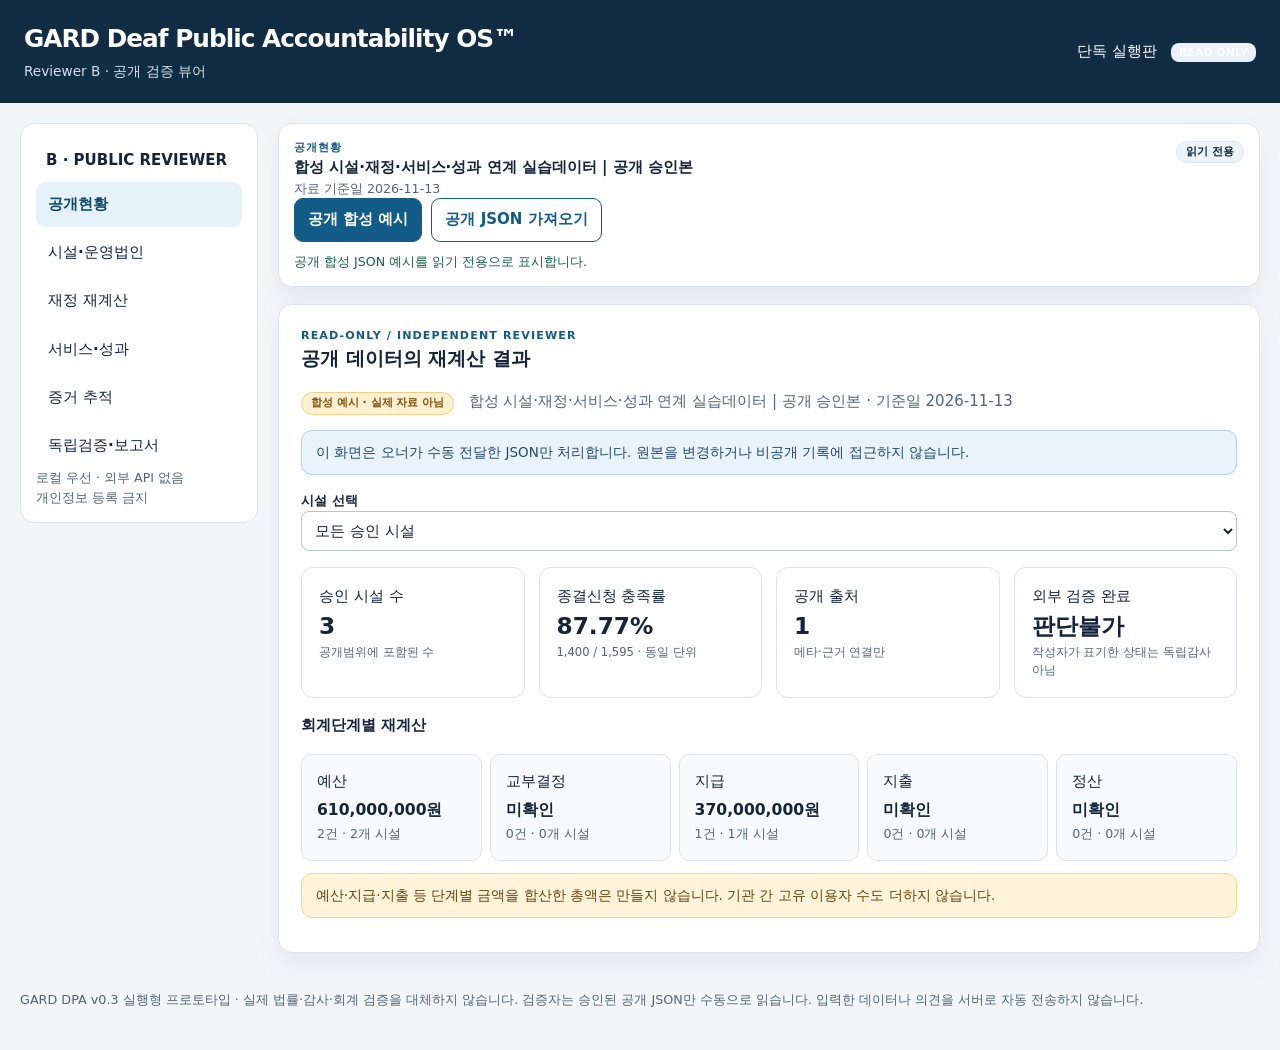
<file: reviewer.html>
<!doctype html><html lang="ko"><head><meta charset="utf-8"><meta name="viewport" content="width=device-width,initial-scale=1"><meta http-equiv="Content-Security-Policy" content="default-src &#x27;none&#x27;; base-uri &#x27;none&#x27;; form-action &#x27;none&#x27;; object-src &#x27;none&#x27;; connect-src &#x27;none&#x27;; img-src data:; font-src &#x27;none&#x27;; script-src &#x27;sha256-55hJBSgkEOPfdTRJYL3GxqnBnFvOTOtuBfV8p0BGE+E=&#x27; &#x27;sha256-+Sk9FzMmiDcrhdjABuQUM9c/iSq9Nnyd4ZW0m/TBN18=&#x27;; style-src &#x27;sha256-GcXctciEJM1Ol57N561fR0YOGYFYlR1tQfWfk3ddNRg=&#x27;"><meta name="referrer" content="no-referrer"><title>Reviewer B · 공개 검증 뷰어</title><style>:root{color-scheme:light;font-family:system-ui,-apple-system,BlinkMacSystemFont,"Malgun Gothic","Apple SD Gothic Neo",sans-serif;--ink:#13243b;--muted:#52657b;--bg:#f3f6f9;--panel:#fff;--line:#dbe4ec;--accent:#125c87;--accent-bg:#e5f2f9;--good:#106442;--bad:#a0243e;--warn:#80500b;--shadow:0 12px 26px rgba(16,39,67,.07);font-size:15px}
*{box-sizing:border-box}html{scroll-behavior:smooth}body{margin:0;background:var(--bg);color:var(--ink);line-height:1.55}h1,h2,h3,p{margin-top:0}h1{font-size:1.65rem;margin-bottom:.2rem;letter-spacing:-.04em}h2{font-size:1.28rem}h3{font-size:1.03rem}a{color:var(--accent)}button,select,input,textarea{font:inherit}button{cursor:pointer}button:disabled{opacity:.45;cursor:not-allowed}button:focus-visible,input:focus-visible,select:focus-visible,textarea:focus-visible,a:focus-visible{outline:3px solid #d07923;outline-offset:3px}.top{background:#122c44;color:#fff}.top-inner{max-width:1450px;margin:auto;padding:20px 24px;display:flex;justify-content:space-between;gap:18px;align-items:center;flex-wrap:wrap}.top a{color:white}.subtitle{color:#d0e0ed;font-size:.91rem}.layout{max-width:1450px;margin:20px auto;display:grid;grid-template-columns:238px minmax(0,1fr);gap:20px;padding:0 20px}.sidebar{background:var(--panel);border:1px solid var(--line);border-radius:14px;padding:15px;height:fit-content;position:sticky;top:15px}.brand{font-weight:800;padding:10px;font-size:1rem}.nav{display:grid;gap:3px}.nav button{display:flex;align-items:center;text-align:left;background:transparent;color:var(--ink);border:0;border-radius:9px;padding:11px 12px;width:100%;font-weight:560}.nav button[aria-current="page"]{background:var(--accent-bg);color:#104b6a;font-weight:800}.nav button:hover{background:#f0f6fa}.main{min-width:0}.box{background:var(--panel);border:1px solid var(--line);border-radius:14px;padding:22px;margin-bottom:17px;box-shadow:var(--shadow)}.box.compact{padding:15px}.eyebrow{font-size:.74rem;letter-spacing:.1em;text-transform:uppercase;color:var(--accent);font-weight:800}.muted,.hint{color:var(--muted)}.hint{font-size:.84rem}.banner{background:#fff4da;color:#68410a;border:1px solid #f3d58a;border-radius:11px;padding:11px 14px;font-size:.9rem;margin:12px 0}.banner.danger{background:#fff0f1;color:#8d213a;border-color:#f4b4bd}.banner.info{background:#e9f3fc;color:#23496b;border-color:#b3d1e8}.cards{display:grid;grid-template-columns:repeat(4,minmax(0,1fr));gap:14px;margin:16px 0}.kpi{background:#fff;border:1px solid var(--line);border-radius:12px;padding:17px}.kpi strong{display:block;font-size:1.55rem;color:var(--ink);font-weight:800;font-variant-numeric:tabular-nums}.kpi .hint{font-size:.77rem}.toolbar{display:flex;align-items:center;flex-wrap:wrap;gap:9px}.button{border:1px solid var(--accent);background:var(--accent);color:#fff;border-radius:9px;padding:9px 13px;font-weight:670;white-space:nowrap}.button.ghost{background:white;color:var(--accent)}.button.flat{background:#eff4f8;color:#223b53;border-color:#d9e5eb}.button.danger{background:#aa2744;border-color:#aa2744}.button:hover{filter:brightness(.95)}.filters{display:flex;flex-wrap:wrap;align-items:end;gap:9px;margin:16px 0}.filters label,.field label{display:block;font-weight:660;font-size:.87rem}.filters input,.filters select,.field select,.field input,.field textarea{width:100%;border:1px solid #b4c5d4;background:#fff;border-radius:8px;padding:9px;color:var(--ink)}.filters>div{min-width:145px;flex:1}.filters>.grow{flex:2}.tblwrap{overflow-x:auto;max-width:100%}table{border-collapse:collapse;width:100%;font-size:.9rem}th,td{border-bottom:1px solid var(--line);padding:10px 9px;text-align:left;vertical-align:top}th{background:#f2f6f9;color:#31475c;font-size:.83rem;white-space:nowrap}td{max-width:270px;overflow-wrap:anywhere}tr:hover td{background:#f8fafc}td.num{text-align:right;white-space:nowrap;font-variant-numeric:tabular-nums}.pill{display:inline-block;border:1px solid #d8e4ee;background:#ecf4f9;border-radius:99px;padding:2px 9px;font-weight:740;font-size:.73rem}.pill.synthetic{background:#fff0d1;color:#80500b;border-color:#edce86}.pill.good{background:#ddf2e8;color:#106442;border-color:#a3d9ba}.pill.bad{background:#fbe3e5;color:#a0243e;border-color:#e9b6bd}.pill.unknown{background:#f4f4f4;color:#556171}.segment{display:grid;grid-template-columns:repeat(5,1fr);gap:8px}.stage{padding:15px;border:1px solid var(--line);border-radius:10px;background:#f8fbfe}.stage b{font-size:1.04rem;display:block;margin-top:5px;overflow-wrap:anywhere}.split{display:grid;grid-template-columns:1.1fr 1fr;gap:16px}.detail{background:#f5f8fa;border:1px solid var(--line);border-radius:11px;padding:15px;min-height:170px}.detail pre,.json-preview{white-space:pre-wrap;overflow-wrap:anywhere;max-height:440px;overflow:auto;border:1px solid var(--line);background:#f8fafc;padding:13px;border-radius:9px;font-size:.84rem}.field{margin:12px 0}.field textarea{min-height:350px;font:12px/1.5 ui-monospace,SFMono-Regular,Consolas,monospace;white-space:pre}.toggle{display:inline-flex;gap:8px;align-items:center;margin:7px 14px 7px 0;font-size:.9rem}.issues{list-style:none;padding:0;margin:10px 0}.issues li{padding:9px 12px;border-left:3px solid #dda94d;background:#fff8e7;margin-bottom:6px;font-size:.87rem}.issues li.error{background:#ffebee;border-color:#d34764}.small-list{margin:0;padding-left:19px}.small-list li{margin:5px 0}.right{margin-left:auto}.sr-only{position:absolute;width:1px;height:1px;overflow:hidden;clip:rect(0,0,0,0);white-space:nowrap}.footer{max-width:1450px;margin:12px auto 40px;padding:0 20px;color:var(--muted);font-size:.85rem}.page-title{display:flex;justify-content:space-between;align-items:flex-start;gap:12px;flex-wrap:wrap}.note{border-left:4px solid var(--accent);padding:10px 14px;background:#edf5f9;margin:12px 0}.checkset{display:grid;grid-template-columns:repeat(2,minmax(0,1fr));gap:8px}.checkset label{display:flex;align-items:center;gap:8px;padding:9px;border:1px solid var(--line);border-radius:8px;word-break:break-word}code{background:#eef2f5;border-radius:4px;padding:1px 4px}.status{margin-top:10px;font-size:.84rem;min-height:1.4em}.chip{font-size:.73rem;font-weight:700;padding:3px 8px;border-radius:8px;background:#e8f2f8}.linkbutton{background:none;border:0;color:var(--accent);padding:0;text-decoration:underline;text-align:left}.linkbutton:hover{color:#03466d}.hero{background:linear-gradient(120deg,#eaf6f9,#fff);border:1px solid var(--line);border-radius:14px;padding:20px}.index{max-width:1020px;margin:60px auto;padding:20px}.indexgrid{display:grid;grid-template-columns:1fr 1fr;gap:20px}.indexcard{background:white;padding:28px;border:1px solid var(--line);border-radius:16px;box-shadow:var(--shadow)}.indexcard h2{font-size:1.45rem}.indexcard a.button{text-decoration:none;display:inline-block;margin-top:12px}.lineage{border-top:1px solid var(--line);padding:10px 0}.notice{font-weight:600}.only-print{display:none}@media(max-width:1000px){.layout{grid-template-columns:1fr}.sidebar{position:static}.nav{grid-template-columns:repeat(5,1fr)}.nav button{justify-content:center;font-size:.82rem}.cards{grid-template-columns:repeat(2,1fr)}.segment{grid-template-columns:repeat(3,1fr)}}@media(max-width:690px){.layout{padding:0 10px}.top-inner{padding:17px}.box{padding:15px}.nav{grid-template-columns:repeat(2,1fr)}.cards{grid-template-columns:1fr 1fr;gap:8px}.kpi{padding:12px}.kpi strong{font-size:1.18rem}.segment{grid-template-columns:repeat(2,1fr)}.split,.indexgrid,.checkset{grid-template-columns:1fr}.filters>div{min-width:100%}}@media print{body{background:white}.top,.sidebar,.toolbar,.filters,.button,.no-print,.footer{display:none!important}.layout{display:block;margin:0;padding:0}.box{border:0;box-shadow:none;padding:0}.only-print{display:block}.page-title{padding-bottom:15px}.pill{border:0}}
</style></head><body><a class="sr-only" href="#content">본문으로 이동</a><header class="top"><div class="top-inner"><div><h1>GARD Deaf Public Accountability OS™</h1><div class="subtitle">Reviewer B · 공개 검증 뷰어</div></div><div><span>단독 실행판</span> &nbsp; <span class="chip" id="saved-indicator">READ ONLY</span></div></div></header><div class="layout"><aside class="sidebar" aria-label="화면 이동"><div class="brand">B · PUBLIC REVIEWER</div><nav class="nav" aria-label="주요 메뉴"><button type="button" data-tab="overview" aria-current="page">공개현황</button><button type="button" data-tab="facilities" aria-current="false">시설·운영법인</button><button type="button" data-tab="finances" aria-current="false">재정 재계산</button><button type="button" data-tab="services" aria-current="false">서비스·성과</button><button type="button" data-tab="evidence" aria-current="false">증거 추적</button><button type="button" data-tab="review" aria-current="false">독립검증·보고서</button></nav><div class="hint" style="padding:12px">로컬 우선 · 외부 API 없음<br>개인정보 등록 금지</div></aside><main class="main"><div class="box compact"><div class="page-title"><div><div class="eyebrow" id="page-name">공개현황</div><b id="data-title">공공책임 원장</b><div class="hint" id="data-date">자료 기준일 확인 중</div></div><div><span class="pill">읽기 전용</span></div></div><div class="toolbar no-print" style="margin-top:12px"><button class="button" id="demo">공개 합성 예시</button><label class="button ghost" for="public-json-file">공개 JSON 가져오기</label><input class="sr-only" type="file" id="public-json-file" accept=".json,application/json"></div><div class="status" id="status" role="status" aria-live="polite"></div></div><div id="content" aria-live="polite"></div></main></div><footer class="footer">GARD DPA v0.3 실행형 프로토타입 · 실제 법률·감사·회계 검증을 대체하지 않습니다. 검증자는 승인된 공개 JSON만 수동으로 읽습니다. 입력한 데이터나 의견을 서버로 자동 전송하지 않습니다.</footer><script type="application/json" id="schema-json">{"$schema":"https://json-schema.org/draft/2020-12/schema","$id":"https://example.invalid/gard-dpa/v1/schema.json","title":"GARD Deaf Public Accountability OS - v1 data bundle","description":"Data interchange schema. Legal, statistical and audit validity requires separate checks. Demo must be labelled synthetic.","type":"object","additionalProperties":false,"required":["meta","organizations","facilities","finances","staff_aggregates","services","outcomes","governance","evidence","reviews"],"properties":{"meta":{"type":"object","additionalProperties":false,"required":["schema_version","dataset_id","title","as_of_date","dataset_kind","publication_scope","contains_personal_data","facility_reference","min_public_cell_n"],"properties":{"schema_version":{"const":"1.0.0"},"dataset_id":{"type":"string","minLength":5},"title":{"type":"string","minLength":3},"as_of_date":{"type":"string","format":"date"},"dataset_kind":{"enum":["synthetic_demo","real_observation","mixed_internal"]},"publication_scope":{"enum":["owner_only","reviewer_approved"]},"contains_personal_data":{"type":"boolean"},"facility_reference":{"type":"object","additionalProperties":false,"required":["count","as_of_date","source_note"],"properties":{"count":{"type":["integer","null"],"minimum":0},"as_of_date":{"type":["string","null"],"format":"date"},"source_note":{"type":"string"}}},"min_public_cell_n":{"type":"integer","minimum":1},"method_notes":{"type":"string"}}},"organizations":{"type":"array","items":{"$ref":"#/$defs/organization"}},"facilities":{"type":"array","items":{"$ref":"#/$defs/facility"}},"finances":{"type":"array","items":{"$ref":"#/$defs/finance"}},"staff_aggregates":{"type":"array","items":{"$ref":"#/$defs/staff"}},"services":{"type":"array","items":{"$ref":"#/$defs/service"}},"outcomes":{"type":"array","items":{"$ref":"#/$defs/outcome"}},"governance":{"type":"array","items":{"$ref":"#/$defs/governance"}},"evidence":{"type":"array","items":{"$ref":"#/$defs/evidence"}},"reviews":{"type":"array","items":{"$ref":"#/$defs/review"}}},"$defs":{"id":{"type":"string","pattern":"^[A-Za-z0-9][A-Za-z0-9._:-]{2,100}$"},"n":{"type":["integer","null"],"minimum":0},"money":{"type":["integer","null"],"minimum":0,"description":"KRW; no floating point and no scale ambiguity"},"source_refs":{"type":"array","items":{"$ref":"#/$defs/id"},"uniqueItems":true},"verification_state":{"enum":["claim_only","source_documented","reviewed","independently_verified","missing","synthetic_only","disputed"]},"organization":{"type":"object","additionalProperties":false,"required":["org_id","org_name","legal_form","role","record_status","evidence_ids"],"properties":{"org_id":{"$ref":"#/$defs/id"},"org_name":{"type":"string","minLength":1},"legal_form":{"enum":["nonprofit_association","social_welfare_corporation","social_cooperative","public_body","company","other","unknown"]},"role":{"enum":["facility_operator","funding_body","service_provider","oversight_body","other"]},"record_status":{"$ref":"#/$defs/verification_state"},"evidence_ids":{"$ref":"#/$defs/source_refs"}}},"facility":{"type":"object","additionalProperties":false,"required":["facility_id","facility_name","region_code","region_name","facility_type","operator_org_id","operating_status","as_of_date","valid_from","valid_to","record_status","evidence_ids"],"properties":{"facility_id":{"$ref":"#/$defs/id"},"facility_name":{"type":"string","minLength":1},"region_code":{"type":"string","minLength":1},"region_name":{"type":"string","minLength":1},"facility_type":{"enum":["local_sign_interpretation_center","central_sign_interpretation_center","other"]},"operator_org_id":{"type":["string","null"]},"operating_status":{"enum":["active","suspended","closed","unknown"]},"as_of_date":{"type":"string","format":"date"},"valid_from":{"type":"string","format":"date"},"valid_to":{"type":["string","null"],"format":"date"},"record_status":{"$ref":"#/$defs/verification_state"},"evidence_ids":{"$ref":"#/$defs/source_refs"}}},"finance":{"type":"object","additionalProperties":false,"required":["finance_id","facility_id","fiscal_year","funding_type","accounting_stage","amount_krw","money_flow_id","purpose_code","recipient_org_id","record_status","evidence_ids"],"properties":{"finance_id":{"$ref":"#/$defs/id"},"facility_id":{"$ref":"#/$defs/id"},"fiscal_year":{"type":"integer","minimum":2000,"maximum":2200},"funding_type":{"enum":["central_government","local_government","mixed_matching","facility_earned_income","organization_unrestricted","donation_restricted","contract_payment","other"]},"accounting_stage":{"enum":["appropriation","grant_decision","disbursement","expense","settlement"]},"amount_krw":{"$ref":"#/$defs/money"},"money_flow_id":{"$ref":"#/$defs/id"},"purpose_code":{"type":"string","minLength":1},"recipient_org_id":{"type":["string","null"]},"record_status":{"$ref":"#/$defs/verification_state"},"evidence_ids":{"$ref":"#/$defs/source_refs"}}},"staff":{"type":"object","additionalProperties":false,"required":["staff_record_id","facility_id","as_of_date","sign_interpreters","deaf_interpreters","other_staff","fte","record_status","evidence_ids"],"properties":{"staff_record_id":{"$ref":"#/$defs/id"},"facility_id":{"$ref":"#/$defs/id"},"as_of_date":{"type":"string","format":"date"},"sign_interpreters":{"$ref":"#/$defs/n"},"deaf_interpreters":{"$ref":"#/$defs/n"},"other_staff":{"$ref":"#/$defs/n"},"fte":{"type":["number","null"],"minimum":0},"record_status":{"$ref":"#/$defs/verification_state"},"evidence_ids":{"$ref":"#/$defs/source_refs"}}},"service":{"type":"object","additionalProperties":false,"required":["service_record_id","facility_id","period_start","period_end","service_type","count_unit","requests_total","completed_requests","unserved_requests","cancelled_by_user","pending_requests","completed_service_events","unique_users","record_status","evidence_ids"],"properties":{"service_record_id":{"$ref":"#/$defs/id"},"facility_id":{"$ref":"#/$defs/id"},"period_start":{"type":"string","format":"date"},"period_end":{"type":"string","format":"date"},"service_type":{"enum":["sign_interpretation","counseling","sign_education","other"]},"count_unit":{"const":"distinct_requests"},"requests_total":{"$ref":"#/$defs/n"},"completed_requests":{"$ref":"#/$defs/n"},"unserved_requests":{"$ref":"#/$defs/n"},"cancelled_by_user":{"$ref":"#/$defs/n"},"pending_requests":{"$ref":"#/$defs/n"},"completed_service_events":{"$ref":"#/$defs/n"},"unique_users":{"$ref":"#/$defs/n"},"record_status":{"$ref":"#/$defs/verification_state"},"evidence_ids":{"$ref":"#/$defs/source_refs"}}},"outcome":{"type":"object","additionalProperties":false,"required":["outcome_id","facility_id","period_start","period_end","outcome_type","study_design","cohort_population","eligible_cohort_count","respondents","positive_responses","record_status","evidence_ids"],"properties":{"outcome_id":{"$ref":"#/$defs/id"},"facility_id":{"type":["string","null"]},"period_start":{"type":"string","format":"date"},"period_end":{"type":"string","format":"date"},"outcome_type":{"enum":["understood_information","made_own_decision","problem_resolved","independent_participation","other"]},"study_design":{"enum":["post_only_self_report","pre_post_uncontrolled","controlled_comparison","administrative_observed","other"]},"cohort_population":{"type":"string","minLength":4},"eligible_cohort_count":{"$ref":"#/$defs/n"},"respondents":{"$ref":"#/$defs/n"},"positive_responses":{"$ref":"#/$defs/n"},"record_status":{"$ref":"#/$defs/verification_state"},"evidence_ids":{"$ref":"#/$defs/source_refs"}}},"governance":{"type":"object","additionalProperties":false,"required":["governance_id","org_id","fiscal_year","eligible_voters","ballots_cast","formal_complaints_received","formal_complaints_resolved","record_status","evidence_ids"],"properties":{"governance_id":{"$ref":"#/$defs/id"},"org_id":{"$ref":"#/$defs/id"},"fiscal_year":{"type":"integer","minimum":2000},"eligible_voters":{"$ref":"#/$defs/n"},"ballots_cast":{"$ref":"#/$defs/n"},"formal_complaints_received":{"$ref":"#/$defs/n"},"formal_complaints_resolved":{"$ref":"#/$defs/n"},"record_status":{"$ref":"#/$defs/verification_state"},"evidence_ids":{"$ref":"#/$defs/source_refs"}}},"evidence":{"type":"object","additionalProperties":false,"required":["evidence_id","title","source_kind","issuer","document_date","access_date","url","content_sha256","access_scope","verification_state"],"properties":{"evidence_id":{"$ref":"#/$defs/id"},"title":{"type":"string","minLength":3},"source_kind":{"enum":["government","parliament","local_government","organization","independent_audit","user_statement","synthetic"]},"issuer":{"type":"string","minLength":1},"document_date":{"type":["string","null"],"format":"date"},"access_date":{"type":["string","null"],"format":"date"},"url":{"type":["string","null"],"format":"uri"},"content_sha256":{"type":["string","null"],"pattern":"^[a-f0-9]{64}$"},"access_scope":{"enum":["public","owner_only","restricted"]},"verification_state":{"$ref":"#/$defs/verification_state"}}},"review":{"type":"object","additionalProperties":false,"required":["review_id","target_kind","target_id","reviewer_role","review_date","decision","notes"],"properties":{"review_id":{"$ref":"#/$defs/id"},"target_kind":{"enum":["facility","organization","finance","staff","service","outcome","governance","evidence"]},"target_id":{"$ref":"#/$defs/id"},"reviewer_role":{"enum":["data_owner","source_checker","independent_reviewer"]},"review_date":{"type":"string","format":"date"},"decision":{"enum":["accepted","needs_evidence","rejected","synthetic_only"]},"notes":{"type":"string"}}}}}</script><script type="application/json" id="sample-public-json">{"meta":{"schema_version":"1.0.0","dataset_id":"GARD-DPA-SYNTHETIC-20261113-PUBLIC-2026-11-13","title":"합성 시설·재정·서비스·성과 연계 실습데이터 | 공개 승인본","as_of_date":"2026-11-13","dataset_kind":"synthetic_demo","publication_scope":"reviewer_approved","contains_personal_data":false,"facility_reference":{"count":null,"as_of_date":null,"source_note":"가상 시설 3개만 포함. 206 또는 약 208 시설 실제 명부 아님."},"min_public_cell_n":10,"method_notes":"공개승인: 소표본 전체 연동 계수 마스킹; 비공개 출처와 미승인 기관 제외. 원본의 자유서술 내부 메모는 공개하지 않음. 실제 익명성은 별도 검토 필요."},"organizations":[{"org_id":"SYN-ORG-001","org_name":"가상 공익법인 가","legal_form":"nonprofit_association","role":"facility_operator","record_status":"synthetic_only","evidence_ids":["SYN-EV-001"]},{"org_id":"SYN-ORG-002","org_name":"가상 지방 공공기관 나","legal_form":"public_body","role":"facility_operator","record_status":"synthetic_only","evidence_ids":["SYN-EV-001"]}],"facilities":[{"facility_id":"SYN-FAC-001","facility_name":"가상시 A 수어통역센터","region_code":"SYN-01","region_name":"가상시 A","facility_type":"local_sign_interpretation_center","operator_org_id":"SYN-ORG-001","operating_status":"active","as_of_date":"2026-11-13","valid_from":"2025-01-01","valid_to":null,"record_status":"synthetic_only","evidence_ids":["SYN-EV-001"]},{"facility_id":"SYN-FAC-002","facility_name":"가상시 B 수어통역센터","region_code":"SYN-02","region_name":"가상시 B","facility_type":"local_sign_interpretation_center","operator_org_id":"SYN-ORG-002","operating_status":"active","as_of_date":"2026-11-13","valid_from":"2025-01-01","valid_to":null,"record_status":"synthetic_only","evidence_ids":["SYN-EV-001"]},{"facility_id":"SYN-FAC-003","facility_name":"가상시 C 수어통역센터","region_code":"SYN-03","region_name":"가상시 C","facility_type":"local_sign_interpretation_center","operator_org_id":null,"operating_status":"unknown","as_of_date":"2026-11-13","valid_from":"2026-01-01","valid_to":null,"record_status":"synthetic_only","evidence_ids":["SYN-EV-001"]}],"finances":[{"finance_id":"SYN-FIN-001","facility_id":"SYN-FAC-001","fiscal_year":2026,"funding_type":"local_government","accounting_stage":"appropriation","amount_krw":400000000,"money_flow_id":"SYN-FLOW-001","purpose_code":"facility_operations","recipient_org_id":"SYN-ORG-001","record_status":"synthetic_only","evidence_ids":["SYN-EV-001"]},{"finance_id":"SYN-FIN-002","facility_id":"SYN-FAC-001","fiscal_year":2026,"funding_type":"local_government","accounting_stage":"disbursement","amount_krw":370000000,"money_flow_id":"SYN-FLOW-001","purpose_code":"facility_operations","recipient_org_id":"SYN-ORG-001","record_status":"synthetic_only","evidence_ids":["SYN-EV-001"]},{"finance_id":"SYN-FIN-003","facility_id":"SYN-FAC-002","fiscal_year":2026,"funding_type":"local_government","accounting_stage":"appropriation","amount_krw":210000000,"money_flow_id":"SYN-FLOW-002","purpose_code":"facility_operations","recipient_org_id":"SYN-ORG-002","record_status":"synthetic_only","evidence_ids":["SYN-EV-001"]}],"staff_aggregates":[{"staff_record_id":"SYN-STAFF-001","facility_id":"SYN-FAC-001","as_of_date":"2026-10-31","sign_interpreters":null,"deaf_interpreters":null,"other_staff":null,"fte":null,"record_status":"synthetic_only","evidence_ids":["SYN-EV-001"]},{"staff_record_id":"SYN-STAFF-002","facility_id":"SYN-FAC-002","as_of_date":"2026-10-31","sign_interpreters":null,"deaf_interpreters":null,"other_staff":null,"fte":null,"record_status":"synthetic_only","evidence_ids":["SYN-EV-001"]}],"services":[{"service_record_id":"SYN-SRV-001","facility_id":"SYN-FAC-001","period_start":"2026-01-01","period_end":"2026-10-31","service_type":"sign_interpretation","count_unit":"distinct_requests","requests_total":1200,"completed_requests":900,"unserved_requests":120,"cancelled_by_user":100,"pending_requests":80,"completed_service_events":1100,"unique_users":220,"record_status":"synthetic_only","evidence_ids":["SYN-EV-001"]},{"service_record_id":"SYN-SRV-002","facility_id":"SYN-FAC-002","period_start":"2026-01-01","period_end":"2026-10-31","service_type":"sign_interpretation","count_unit":"distinct_requests","requests_total":650,"completed_requests":500,"unserved_requests":75,"cancelled_by_user":25,"pending_requests":50,"completed_service_events":660,"unique_users":null,"record_status":"synthetic_only","evidence_ids":["SYN-EV-001"]}],"outcomes":[{"outcome_id":"SYN-OUT-001","facility_id":"SYN-FAC-001","period_start":"2026-01-01","period_end":"2026-10-31","outcome_type":"made_own_decision","study_design":"post_only_self_report","cohort_population":"가상시 A 수어통역 서비스 이용자 중 응답자","eligible_cohort_count":220,"respondents":80,"positive_responses":60,"record_status":"synthetic_only","evidence_ids":["SYN-EV-001"]}],"governance":[{"governance_id":"SYN-GOV-001","org_id":"SYN-ORG-001","fiscal_year":2026,"eligible_voters":null,"ballots_cast":null,"formal_complaints_received":null,"formal_complaints_resolved":null,"record_status":"synthetic_only","evidence_ids":["SYN-EV-001"]}],"evidence":[{"evidence_id":"SYN-EV-001","title":"합성 데이터 설계용 문서 (공식·실제 기록 아님)","source_kind":"synthetic","issuer":"GARD DPA Demo Generator","document_date":"2026-11-13","access_date":"2026-11-13","url":null,"content_sha256":null,"access_scope":"public","verification_state":"synthetic_only"}],"reviews":[]}</script><script>/* GARD DPA browser-only core. No network calls or third-party dependencies. */
(function(root){
'use strict';
const TABLES=['organizations','facilities','finances','staff_aggregates','services','outcomes','governance','evidence','reviews'];
const IDS={organizations:'org_id',facilities:'facility_id',finances:'finance_id',staff_aggregates:'staff_record_id',services:'service_record_id',outcomes:'outcome_id',governance:'governance_id',evidence:'evidence_id',reviews:'review_id'};
const LABELS={organizations:'법인',facilities:'시설',finances:'재정',staff_aggregates:'전문인력',services:'서비스',outcomes:'당사자 성과',governance:'자치·책무',evidence:'출처·증거',reviews:'검토기록'};
const STAGES={appropriation:'예산',grant_decision:'교부결정',disbursement:'지급',expense:'지출',settlement:'정산'};
function parse(id){const el=document.getElementById(id); if(!el)throw new Error('누락된 내장 데이터: '+id);return JSON.parse(el.textContent);}
function isObj(x){return x!==null && typeof x==='object' && !Array.isArray(x);}
function esc(x){return String(x===null||x===undefined?'—':x).replace(/[&<>"']/g,c=>({'&':'&amp;','<':'&lt;','>':'&gt;','"':'&quot;',"'":'&#39;'}[c]));}
function fmt(x){return x===null||x===undefined?'미확인':typeof x==='number'?x.toLocaleString('ko-KR'):String(x);}
function pct(a,b){return Number.isFinite(a)&&Number.isFinite(b)&&b>0?(100*a/b).toFixed(2)+'%':'판단불가';}
function dateValid(s){if(typeof s!=='string'||!/^\d{4}-\d{2}-\d{2}$/.test(s))return false;const d=new Date(s+'T00:00:00Z');return !isNaN(d.getTime())&&d.toISOString().slice(0,10)===s;}
function recursiveCheck(value,rule,path,schema,issues,max){
 if(issues.length>=max)return;
 if(rule.$ref){const id=rule.$ref.split('/').pop();const found=schema.$defs[id]; if(!found){issues.push({level:'error',path,message:'스키마 참조 불명 '+id});return;}return recursiveCheck(value,found,path,schema,issues,max);}
 if(Object.hasOwn(rule,'const')&&value!==rule.const)issues.push({level:'error',path,message:'고정값 불일치'});
 if(rule.enum&&!rule.enum.includes(value))issues.push({level:'error',path,message:'허용되지 않은 열거값'});
 if(rule.type){const types=Array.isArray(rule.type)?rule.type:[rule.type];const ok=types.some(t=>t==='null'?value===null:t==='array'?Array.isArray(value):t==='object'?isObj(value):t==='integer'?Number.isInteger(value):t==='number'?typeof value==='number'&&Number.isFinite(value):t==='string'?typeof value==='string':t==='boolean'?typeof value==='boolean':false);if(!ok){issues.push({level:'error',path,message:'자료형 불일치: '+types.join('|')});return;}}
 if(typeof value==='string'){if(rule.minLength!=null&&value.length<rule.minLength)issues.push({level:'error',path,message:'문자열 길이 부족'});if(rule.pattern&&!(new RegExp(rule.pattern)).test(value))issues.push({level:'error',path,message:'ID 형식 오류'});if(rule.format==='date'&&!dateValid(value))issues.push({level:'error',path,message:'날짜 형식 오류'});if(rule.format==='uri'&&value!==''){try{const u=new URL(value);if(!['http:','https:'].includes(u.protocol))throw new Error('bad protocol');}catch(e){issues.push({level:'error',path,message:'허용되지 않은 URL'});}}}
 if(typeof value==='number'){if(rule.minimum!==undefined&&value<rule.minimum)issues.push({level:'error',path,message:'최소값 위반'});if(rule.maximum!==undefined&&value>rule.maximum)issues.push({level:'error',path,message:'최대값 위반'});}
 if(Array.isArray(value)){if(rule.uniqueItems){const s=new Set(value.map(x=>JSON.stringify(x)));if(s.size!==value.length)issues.push({level:'error',path,message:'배열 중복'});}if(rule.items)value.forEach((v,i)=>recursiveCheck(v,rule.items,path+'['+i+']',schema,issues,max));}
 if(isObj(value)){for(const k of rule.required||[]){if(!Object.hasOwn(value,k))issues.push({level:'error',path:path+'.'+k,message:'필수 필드 누락'});}if(rule.additionalProperties===false){for(const k of Object.keys(value))if(!Object.hasOwn(rule.properties||{},k))issues.push({level:'error',path:path+'.'+k,message:'허용되지 않은 필드'});}for(const [k,v] of Object.entries(value))if(rule.properties&&Object.hasOwn(rule.properties,k))recursiveCheck(v,rule.properties[k],path+'.'+k,schema,issues,max);}
}
function validate(data,schema){
 const issues=[];const push=(level,path,message)=>{if(issues.length<300)issues.push({level,path,message});};
 recursiveCheck(data,schema,'root',schema,issues,300);
 if(!isObj(data))return issues;
 const rows=t=>Array.isArray(data[t])?data[t]:[];
 const sets={};for(const t of TABLES){const id=IDS[t];const ids=new Set();for(const [i,r] of rows(t).entries()){if(!isObj(r))continue;if(ids.has(r[id]))push('error',t+'['+i+']','중복 ID '+String(r[id]));ids.add(r[id]);}sets[t]=ids;}
 for(const r of rows('facilities'))if(r.operator_org_id!=null&&!sets.organizations.has(r.operator_org_id))push('error','facilities/'+r.facility_id,'운영 법인 ID를 찾을 수 없음');
 for(const t of ['finances','staff_aggregates','services','outcomes'])for(const r of rows(t)){if(r.facility_id!=null&&!sets.facilities.has(r.facility_id))push('error',t+'/'+r[IDS[t]],'시설 ID를 찾을 수 없음');}
 for(const r of rows('finances'))if(r.recipient_org_id!=null&&!sets.organizations.has(r.recipient_org_id))push('error','finances/'+r.finance_id,'수령 법인 ID 없음');
 for(const r of rows('governance'))if(!sets.organizations.has(r.org_id))push('error','governance/'+r.governance_id,'법인 ID 없음');
 for(const t of ['organizations','facilities','finances','staff_aggregates','services','outcomes','governance'])for(const r of rows(t))for(const id of (Array.isArray(r.evidence_ids)?r.evidence_ids:[]))if(!sets.evidence.has(id))push('error',t+'/'+r[IDS[t]],'증거 ID를 찾을 수 없음: '+id);
 const flow=new Set();for(const r of rows('finances')){const k=[r.facility_id,r.fiscal_year,r.money_flow_id,r.accounting_stage].join('|');if(flow.has(k))push('error','finances/'+r.finance_id,'같은 자금흐름·회계단계 중복');flow.add(k);}
 for(const r of rows('services')){const fields=['requests_total','completed_requests','unserved_requests','cancelled_by_user','pending_requests'];if(fields.every(k=>Number.isInteger(r[k]))&&r.requests_total!==r.completed_requests+r.unserved_requests+r.cancelled_by_user+r.pending_requests)push('error','services/'+r.service_record_id,'신청 건수와 상태별 합계가 불일치');if(r.period_start>r.period_end)push('error','services/'+r.service_record_id,'기간 순서 오류');}
 for(const r of rows('outcomes')){if(Number.isFinite(r.respondents)&&Number.isFinite(r.positive_responses)&&r.positive_responses>r.respondents)push('error','outcomes/'+r.outcome_id,'긍정응답이 응답자보다 많음');if(Number.isFinite(r.respondents)&&Number.isFinite(r.eligible_cohort_count)&&r.respondents>r.eligible_cohort_count)push('error','outcomes/'+r.outcome_id,'응답자가 조사대상보다 많음');}
 for(const r of rows('governance')){if(Number.isFinite(r.ballots_cast)&&Number.isFinite(r.eligible_voters)&&r.ballots_cast>r.eligible_voters)push('error','governance/'+r.governance_id,'투표자가 의결권자보다 많음');if(Number.isFinite(r.formal_complaints_resolved)&&Number.isFinite(r.formal_complaints_received)&&r.formal_complaints_resolved>r.formal_complaints_received)push('error','governance/'+r.governance_id,'처리 민원이 접수보다 많음');}
 if(data.meta?.dataset_kind==='synthetic_demo'){for(const t of ['organizations','facilities','finances','staff_aggregates','services','outcomes','governance'])for(const r of rows(t))if(r.record_status!=='synthetic_only')push('error',t+'/'+r[IDS[t]],'합성 자료의 검증 상태 허위 전환');for(const r of rows('evidence'))if(r.source_kind!=='synthetic')push('error','evidence/'+r.evidence_id,'합성 원본을 실제 출처로 표시할 수 없음');}
 if(data.meta?.contains_personal_data===true)push('error','meta.contains_personal_data','개인정보 포함 자료는 이 앱 원장과 공개 대상에서 제외');
 if(data.meta?.publication_scope==='reviewer_approved'&&rows('evidence').some(r=>r.access_scope!=='public'))push('error','evidence','공개 파일에 비공개 증거 정보 포함');
 if(data.meta?.publication_scope==='reviewer_approved'){const raw=JSON.stringify(data);if(/[A-Z0-9._%+-]+@[A-Z0-9.-]+\.[A-Z]{2,}/i.test(raw)||/01[016789]-?\d{3,4}-?\d{4}/.test(raw)||/\d{6}-?[1-8]\d{6}/.test(raw))push('error','public_security','개인식별 정보로 추정되는 문자열이 포함되어 공개 차단');if((data.evidence||[]).some(ev=>{try{let u=new URL(ev.url);return [...u.searchParams.keys()].some(k=>/token|api.?key|secret|signature|auth|session|password/i.test(k));}catch(e){return false;}}))push('error','public_security','공개 URL에 인증정보로 추정되는 쿼리 매개변수 발견');for(const t of ['staff_aggregates','services','outcomes','governance']){const kfields=COUNT_FIELDS[t];for(const r of rows(t))if(kfields.some(k=>typeof r[k]==='number'&&r[k]<Math.max(10,data.meta.min_public_cell_n||10)))push('error',t+'/'+r[IDS[t]],'공개 파일에 소표본 수치 노출');}}
 for(const t of ['finances','services','outcomes','governance'])for(const r of rows(t))if(r.record_status==='claim_only'||r.record_status==='missing')push('warning',t+'/'+r[IDS[t]],'미검증·근거부족 자료를 성과로 확정하지 마세요');
 return issues;
}
const COUNT_FIELDS={staff_aggregates:['sign_interpreters','deaf_interpreters','other_staff','fte'],services:['requests_total','completed_requests','unserved_requests','cancelled_by_user','pending_requests','completed_service_events','unique_users'],outcomes:['eligible_cohort_count','respondents','positive_responses'],governance:['eligible_voters','ballots_cast','formal_complaints_received','formal_complaints_resolved']};
function metrics(data,filter={}){
 const F=filter.facility&&filter.facility!=='all'?filter.facility:null;const Y=filter.year&&filter.year!=='all'?Number(filter.year):null;
 const facilities=(data.facilities||[]).filter(r=>!F||r.facility_id===F);
 const services=(data.services||[]).filter(r=>(!F||r.facility_id===F)&&(!Y||(r.period_start||'').slice(0,4)==String(Y)&&(r.period_end||'').slice(0,4)==String(Y)));
 const outcomes=(data.outcomes||[]).filter(r=>(!F||r.facility_id===F||(!F&&r.facility_id===null))&&(!Y||(r.period_start||'').slice(0,4)==String(Y)&&(r.period_end||'').slice(0,4)==String(Y)));
 const finances=(data.finances||[]).filter(r=>(!F||r.facility_id===F)&&(!Y||r.fiscal_year===Y));
 const gov=(data.governance||[]).filter(r=>!Y||r.fiscal_year===Y);
 const stageTotals={};for(const k of Object.keys(STAGES)){const xs=finances.filter(r=>r.accounting_stage===k&&Number.isInteger(r.amount_krw));stageTotals[k]={total:xs.reduce((s,r)=>s+r.amount_krw,0),count:xs.length,facilities:new Set(xs.map(x=>x.facility_id)).size};}
 const validService=services.filter(r=>Number.isInteger(r.completed_requests)&&Number.isInteger(r.unserved_requests));
 const comp=validService.reduce((s,r)=>s+r.completed_requests,0),unserved=validService.reduce((s,r)=>s+r.unserved_requests,0);
 const out=outcomes.filter(r=>Number.isInteger(r.respondents)&&Number.isInteger(r.positive_responses));
 const reviews=(data.reviews||[]); const ev=(data.evidence||[]);
 return {facilityCount:facilities.length,finance:stageTotals,services,serviceRate:validService.length&&comp+unserved>0?{num:comp,den:comp+unserved,value:comp/(comp+unserved),source:validService.map(x=>x.service_record_id)}:null,serviceCoverage:validService.length+'/'+services.length,outcomes:out,governance:gov,evidenceCount:ev.length,reviewCount:reviews.length};
}
function lineage(row,data){const ids=Array.isArray(row.evidence_ids)?row.evidence_ids:[];return ids.map(id=>(data.evidence||[]).find(r=>r.evidence_id===id)||{evidence_id:id,title:'출처 누락',verification_state:'missing'});}
function deep(v){return JSON.parse(JSON.stringify(v));}
function release(data,facIds,schema){
 const issues=validate(data,schema);if(issues.some(x=>x.level==='error'))throw new Error('원본 검증 오류 '+issues.filter(x=>x.level==='error').length+'건. 먼저 정정하세요.');
 if(data.meta.contains_personal_data)throw new Error('개인정보 포함 데이터 공개 금지');
 if(!Array.isArray(facIds)||!facIds.length)throw new Error('공개할 시설을 하나 이상 선택하세요');
 const fs=new Set(facIds);const accepted=(data.facilities||[]).filter(r=>fs.has(r.facility_id));if(!accepted.length)throw new Error('선택한 시설이 데이터셋에 없습니다');
 const publicEv=(data.evidence||[]).filter(r=>r.access_scope==='public');const evSet=new Set(publicEv.map(r=>r.evidence_id));
 const validEvidence=r=>Array.isArray(r.evidence_ids)&&r.evidence_ids.length>0&&r.evidence_ids.every(id=>evSet.has(id));
 const r0=accepted.filter(validEvidence);if(!r0.length)throw new Error('공개 가능한 증거가 연결된 시설이 없습니다. 비공개 근거로 공개 파일을 만들 수 없습니다.');const keptFs=new Set(r0.map(r=>r.facility_id));
 const filtered=t=>(data[t]||[]).filter(r=>keptFs.has(r.facility_id)&&validEvidence(r));
 const refs=new Set(r0.map(r=>r.operator_org_id).filter(Boolean));
 for(const r of filtered('finances'))if(r.recipient_org_id)refs.add(r.recipient_org_id);
 let orgs=(data.organizations||[]).filter(r=>refs.has(r.org_id)&&validEvidence(r));const orgSet=new Set(orgs.map(r=>r.org_id));
 const min=Math.max(10,data.meta.min_public_cell_n||10);const suppressed=[];
 function mask(t,rows){return rows.map(r=>{const c=deep(r);const fields=COUNT_FIELDS[t]||[];if(fields.some(k=>typeof c[k]==='number'&&c[k]<min)){for(const k of fields)c[k]=null;suppressed.push(t+'/'+r[IDS[t]]);}return c;});}
 const B={meta:{schema_version:'1.0.0',dataset_id:data.meta.dataset_id+'-PUBLIC-'+new Date().toISOString().slice(0,10),title:data.meta.title+' | 공개 승인본',as_of_date:data.meta.as_of_date,dataset_kind:data.meta.dataset_kind,publication_scope:'reviewer_approved',contains_personal_data:false,facility_reference:deep(data.meta.facility_reference),min_public_cell_n:min,method_notes:'공개승인: 소표본 전체 연동 계수 마스킹; 비공개 출처와 미승인 기관 제외. 원본의 자유서술 내부 메모는 공개하지 않음. 실제 익명성은 별도 검토 필요.'},organizations:orgs.map(r=>deep(r)),facilities:r0.map(r=>({...deep(r),operator_org_id:orgSet.has(r.operator_org_id)?r.operator_org_id:null})),finances:filtered('finances').map(r=>({...deep(r),recipient_org_id:orgSet.has(r.recipient_org_id)?r.recipient_org_id:null})),staff_aggregates:mask('staff_aggregates',filtered('staff_aggregates')),services:mask('services',filtered('services')),outcomes:mask('outcomes',(data.outcomes||[]).filter(r=>keptFs.has(r.facility_id)&&validEvidence(r))),governance:mask('governance',(data.governance||[]).filter(r=>orgSet.has(r.org_id)&&validEvidence(r))),evidence:[],reviews:[]};
 const used=new Set();for(const t of ['organizations','facilities','finances','staff_aggregates','services','outcomes','governance'])for(const r of B[t])for(const id of r.evidence_ids||[])used.add(id);
 B.evidence=publicEv.filter(r=>used.has(r.evidence_id)).map(deep);
 const checked=validate(B,schema);const errors=checked.filter(x=>x.level==='error');if(errors.length)throw new Error('공개본 검증 실패: '+errors[0].path+' / '+errors[0].message);
 return {bundle:B,report:{generated_at:new Date().toISOString(),source_dataset:data.meta.dataset_id,approved_facilities:B.facilities.length,suppressed_records:suppressed,excluded_facilities:accepted.length-B.facilities.length,publication_scope:'reviewer_approved',cautions:['공개본은 원본을 보존하지 않음','10인 미만 소표본은 동일 레코드의 연동 계수를 모두 마스킹','다른 공개 데이터와 결합해 재식별할 위험에 대한 별도 심사 필요','합성 자료는 실제 성과 아님']}};
}
function safeDownload(name,data){const blob=new Blob([typeof data==='string'?data:JSON.stringify(data,null,2)],{type:'application/json;charset=utf-8'});const url=URL.createObjectURL(blob);const a=document.createElement('a');a.href=url;a.download=name;a.style.display='none';document.body.append(a);a.click();setTimeout(()=>{URL.revokeObjectURL(url);a.remove();},2000);}
function openDB(){return new Promise((resolve,reject)=>{if(!('indexedDB'in root))return reject(new Error('IndexedDB 사용 불가'));const r=indexedDB.open('GARD_DPA_OWNER_V1',1);r.onupgradeneeded=()=>{if(!r.result.objectStoreNames.contains('datasets'))r.result.createObjectStore('datasets');if(!r.result.objectStoreNames.contains('snapshots'))r.result.createObjectStore('snapshots',{autoIncrement:true});};r.onsuccess=()=>resolve(r.result);r.onerror=()=>reject(r.error);});}
async function storeData(d){const db=await openDB();return new Promise((resolve,reject)=>{const t=db.transaction(['datasets','snapshots'],'readwrite');t.objectStore('datasets').put(deep(d),'active');t.objectStore('snapshots').add({savedAt:new Date().toISOString(),bundle:deep(d)});t.oncomplete=()=>{db.close();resolve(true);};t.onerror=()=>{db.close();reject(t.error);};});}
async function loadData(){const db=await openDB();return new Promise((resolve,reject)=>{const t=db.transaction('datasets','readonly');const r=t.objectStore('datasets').get('active');r.onsuccess=()=>{db.close();resolve(r.result||null);};r.onerror=()=>{db.close();reject(r.error);};});}
function issueSummary(issues){const n=issues.filter(i=>i.level==='error').length,w=issues.filter(i=>i.level==='warning').length;return {errors:n,warnings:w,passed:n===0};}
function safeUrl(u){if(typeof u!=='string')return null;try{let x=new URL(u);return ['https:','http:'].includes(x.protocol)?x.href:null;}catch(e){return null;}}
root.GARD={TABLES,IDS,LABELS,STAGES,parse,esc,fmt,pct,validate,metrics,lineage,release,safeDownload,storeData,loadData,issueSummary,safeUrl,deep};
})(window);
</script><script>(function(){
'use strict';const G=window.GARD, schema=G.parse('schema-json'),sample=G.parse('sample-public-json');let bundle=G.deep(sample),tab='overview',facility='all',reviewNotes='';const $=id=>document.getElementById(id),x=G.esc;
const tabs={overview:'공개현황',facilities:'시설·운영법인',finances:'재정 재계산',services:'서비스·성과',evidence:'증거 추적',review:'독립검증·보고서'};
const keys={facilities:['facility_id','facility_name','region_name','operator_org_id','operating_status'],finances:['finance_id','facility_id','fiscal_year','accounting_stage','amount_krw','money_flow_id'],services:['service_record_id','facility_id','period_start','period_end','requests_total','completed_requests','unserved_requests','pending_requests','unique_users'],outcomes:['outcome_id','facility_id','outcome_type','respondents','positive_responses','eligible_cohort_count','study_design'],evidence:['evidence_id','title','issuer','document_date','access_scope','verification_state'],organizations:['org_id','org_name','legal_form','role'],governance:['governance_id','org_id','fiscal_year','eligible_voters','ballots_cast','formal_complaints_received']};
function note(s,error=false){$('status').textContent=s;$('status').style.color=error?'#a0243e':'#176347';}
function tag(){return bundle.meta?.dataset_kind==='synthetic_demo'?'<span class="pill synthetic">합성 예시 · 실제 자료 아님</span>':'<span class="pill unknown">관측자료 · 검증 범위 확인</span>';}
function facSelector(){return `<div class="filters no-print"><div><label for="reviewer-fac">시설 선택</label><select id="reviewer-fac"><option value="all">모든 승인 시설</option>${(bundle.facilities||[]).map(f=>`<option value="${x(f.facility_id)}" ${facility===f.facility_id?'selected':''}>${x(f.facility_name)}</option>`).join('')}</select></div></div>`;}
function showTable(kind,rows){const fields=keys[kind];const good=rows.filter(r=>facility==='all'||r.facility_id===facility||r.org_id===(bundle.facilities||[]).find(f=>f.facility_id===facility)?.operator_org_id);return `<div class="tblwrap"><table><thead><tr>${fields.map(k=>`<th>${x(k)}</th>`).join('')}<th>자세히</th></tr></thead><tbody>${good.slice(0,200).map(r=>`<tr>${fields.map(k=>`<td>${x(k==='accounting_stage'?G.STAGES[r[k]]:G.fmt(r[k]))}</td>`).join('')}<td><button class="linkbutton" data-record-kind="${x(kind)}" data-record-id="${x(r[G.IDS[kind]])}">근거</button></td></tr>`).join('')||`<tr><td colspan="${fields.length+1}">해당 기록 없음</td></tr>`}</tbody></table></div><div class="detail" id="detail-${x(kind)}" style="margin-top:14px" aria-live="polite">행의 [근거]를 눌러 출처와 원본 레코드를 확인하세요.</div>`;}
function summary(){const m=G.metrics(bundle,{facility});const rate=m.serviceRate?G.pct(m.serviceRate.num,m.serviceRate.den):'판단불가';return `<div class="box"><div class="eyebrow">READ-ONLY / INDEPENDENT REVIEWER</div><h2>공개 데이터의 재계산 결과</h2><p>${tag()} &nbsp; <span class="muted">${x(bundle.meta.title)} · 기준일 ${x(bundle.meta.as_of_date)}</span></p><div class="banner info">이 화면은 오너가 수동 전달한 JSON만 처리합니다. 원본을 변경하거나 비공개 기록에 접근하지 않습니다.</div>${facSelector()}<div class="cards"><div class="kpi">승인 시설 수<strong>${G.fmt(m.facilityCount)}</strong><div class="hint">공개범위에 포함된 수</div></div><div class="kpi">종결신청 충족률<strong>${rate}</strong><div class="hint">${m.serviceRate?G.fmt(m.serviceRate.num)+' / '+G.fmt(m.serviceRate.den):'미확인'} · 동일 단위</div></div><div class="kpi">공개 출처<strong>${G.fmt(m.evidenceCount)}</strong><div class="hint">메타·근거 연결만</div></div><div class="kpi">외부 검증 완료<strong>판단불가</strong><div class="hint">작성자가 표기한 상태는 독립감사 아님</div></div></div><h3>회계단계별 재계산</h3><div class="segment">${Object.entries(m.finance).map(([k,v])=>`<div class="stage">${x(G.STAGES[k])}<b>${v.count?G.fmt(v.total)+'원':'미확인'}</b><span class="hint">${v.count}건 · ${v.facilities}개 시설</span></div>`).join('')}</div><div class="banner">예산·지급·지출 등 단계별 금액을 합산한 총액은 만들지 않습니다. 기관 간 고유 이용자 수도 더하지 않습니다.</div></div>`;}
function finances(){const m=G.metrics(bundle,{facility});return `<div class="box"><h2>재정 원장 · 동일 회계단계만 합산</h2>${facSelector()}<div class="segment">${Object.entries(m.finance).map(([k,v])=>`<div class="stage">${x(G.STAGES[k])}<b>${v.count?G.fmt(v.total)+'원':'미확인'}</b></div>`).join('')}</div><div class="banner">가상 예산 4억원과 지급 3.7억원은 총액 7.7억원이 아닙니다. 커버리지가 다를 때 집행률도 계산하지 않습니다.</div>${showTable('finances',bundle.finances||[])}</div>`;}
function services(){const m=G.metrics(bundle,{facility});const outcomes=m.outcomes||[];return `<div class="box"><h2>서비스 처리와 당사자 결과</h2>${facSelector()}<div class="note">종결 충족률 = 완료건 / (완료건 + 미충족건). 응답자 긍정률 = 긍정응답 / 응답자. 두 지표 모두 '인과효과'가 아닙니다.</div><h3>종결 신청 처리</h3><p><b>${m.serviceRate?G.pct(m.serviceRate.num,m.serviceRate.den):'판단불가'}</b> (${m.serviceRate?G.fmt(m.serviceRate.num)+' / '+G.fmt(m.serviceRate.den):'분자/분모 누락'})</p>${showTable('services',bundle.services||[])}<h3>당사자 결과: 표본 및 연구설계</h3>${outcomes.map(o=>`<div class="lineage"><b>${x(o.outcome_type)}</b><div>긍정응답 ${G.pct(o.positive_responses,o.respondents)} (${G.fmt(o.positive_responses)}/${G.fmt(o.respondents)})</div><div>응답률 ${G.pct(o.respondents,o.eligible_cohort_count)} · ${x(o.study_design)}</div><div class="hint">${x(o.cohort_population)}. 전체 농인 비율 또는 정책 인과효과로 환산 금지.</div></div>`).join('')||'<p class="muted">공개 가능한 집계조사 자료가 없습니다.</p>'}</div>`;}
function facilities(){return `<div class="box"><h2>운영 시설과 운영 법인</h2>${facSelector()}<p class="hint">운영 법인의 등록·관리 여부와 시설 회계는 서로 다른 주체입니다.</p>${showTable('facilities',bundle.facilities||[])}<h3>운영법인</h3>${showTable('organizations',bundle.organizations||[])}<h3>자치·의결 지표</h3><div class="banner">법인 회원 의결 참여율은 전체 농인 인구 대비 비율이 아닙니다. 마스킹된 값은 계산하지 않습니다.</div>${showTable('governance',bundle.governance||[])}</div>`;}
function evidence(){return `<div class="box"><h2>공개 출처 추적</h2><p class="muted">제공된 증거 메타의 존재와 자료의 사실성이 동일하지 않습니다. 실제 문서 확인과 독립 검증은 별도입니다.</p>${showTable('evidence',bundle.evidence||[])}<h3>검증 표기와 공개범위</h3><p>${tag()} · <span class="hint">모든 공개 출처는 <code>access_scope=public</code>이어야 합니다.</span></p></div>`;}
function reportData(){const iss=G.validate(bundle,schema);const s=G.issueSummary(iss);const m=G.metrics(bundle,{facility});return {report_type:'GARD_DPA_Independent_Review',created_at:new Date().toISOString(),dataset_id:bundle.meta?.dataset_id||null,dataset_kind:bundle.meta?.dataset_kind||null,verified_schema_version:bundle.meta?.schema_version||null,independent_calculations:{facility_count:m.facilityCount,finance_by_stage:m.finance,closed_fulfillment:m.serviceRate?{numerator:m.serviceRate.num,denominator:m.serviceRate.den,percent:m.serviceRate.value*100}:null},validation:s,issues:iss,reviewer_notes:reviewNotes,limitations:['이 도구는 전달받은 JSON의 구조와 산식을 독립 재계산하며 실제 원본의 진위는 자동 검증하지 않음','개인정보 비식별 수준과 소표본 재식별 위험은 추가 검토 필요','합성 예시는 실제 정책 실적이 아님','의결권자 대비 투표율은 전체 농인 인구의 민주적 대표성을 뜻하지 않음']};}
function review(){const r=reportData();return `<div class="box"><h2>독립 검증 및 이견 기록</h2><div class="banner ${r.validation.errors?'danger':'info'}">데이터 규칙 검사 ${r.validation.passed?'통과':'실패'} · 오류 ${r.validation.errors}건 · 주의 ${r.validation.warnings}건. 이는 자료 진위 또는 회계감사 인증이 아닙니다.</div><ul class="issues">${r.issues.slice(0,80).map(i=>`<li class="${x(i.level)}"><b>${x(i.path)}</b> · ${x(i.message)}</li>`).join('')||'<li>현재 규칙으로 검출된 구조·연산 문제 없음</li>'}</ul><div class="field"><label for="reviewer-notes">독립 검토 의견 · 누락·이견</label><textarea id="reviewer-notes" placeholder="예: 실제 문서 확인 필요, 모수 불일치 가능성, 근거 문서 URL 대조 필요"></textarea></div><div class="toolbar no-print"><button class="button" id="download-review">검증 보고서 JSON 다운로드</button><button class="button ghost" id="print-review">인쇄 / PDF 저장</button></div><div class="note">검토 의견은 원본 JSON에 기록되지 않으며 보고서를 다운로드할 때에만 포함됩니다. 서버로 자동 전송하지 않습니다.</div></div>`;}
function render(){const meta=bundle.meta||{};$('data-title').textContent=meta.title||'공개본 없음';$('data-date').textContent='자료 기준일 '+(meta.as_of_date||'미확인');document.querySelectorAll('.nav button').forEach(b=>b.setAttribute('aria-current',b.dataset.tab===tab?'page':'false'));$('page-name').textContent=tabs[tab];$('content').innerHTML=tab==='overview'?summary():tab==='facilities'?facilities():tab==='finances'?finances():tab==='services'?services():tab==='evidence'?evidence():review();if(tab==='review')$('reviewer-notes').value=reviewNotes;}
function showDetail(t,id){const row=(bundle[t]||[]).find(r=>String(r[G.IDS[t]])===id);if(!row)return;const el=$('detail-'+t);if(!el)return;const chain=G.lineage(row,bundle);el.innerHTML=`<h3>${x(id)} · 원장 필드</h3><pre>${x(JSON.stringify(row,null,2))}</pre><h3>근거 연결 (${chain.length})</h3>${chain.map(ev=>`<div class="lineage"><b>${x(ev.title)}</b><div class="hint">발행자 ${x(ev.issuer)} | 상태 ${x(ev.verification_state)} | 기준일 ${x(ev.document_date)}</div>${G.safeUrl(ev.url)?`<a target="_blank" rel="noopener noreferrer" href="${x(G.safeUrl(ev.url))}">공식 원문</a>`:''}</div>`).join('')||'<p>증거 연결 없음</p>'}`;el.scrollIntoView({block:'nearest',behavior:'smooth'});}
async function importData(file){if(!file)return;try{const txt=await file.text();if(txt.length>25*1024*1024)throw Error('25MB 이상 파일 제한');const obj=JSON.parse(txt);if(obj.meta?.publication_scope!=='reviewer_approved')throw Error('오너 비공개 자료입니다. 승인된 공개 JSON만 불러오세요.');const issues=G.validate(obj,schema);const s=G.issueSummary(issues);if(s.errors)throw Error('검증 오류 '+s.errors+'건: '+issues.filter(i=>i.level==='error').slice(0,2).map(i=>i.path+' '+i.message).join(' / '));bundle=obj;tab='overview';facility='all';reviewNotes='';render();note('공개 원장 검증 및 가져오기 성공. 원본 파일은 서버로 전송되지 않았습니다.');}catch(e){note('승인 JSON 가져오기 차단: '+e.message,true);}finally{$('public-json-file').value='';}}
document.addEventListener('click',e=>{const b=e.target.closest('button');if(!b)return;if(b.dataset.tab){tab=b.dataset.tab;render();return;}if(b.dataset.recordId){showDetail(b.dataset.recordKind,b.dataset.recordId);return;}switch(b.id){case 'demo':bundle=G.deep(sample);facility='all';reviewNotes='';tab='overview';render();note('비식별 공개용 합성 예시를 불러왔습니다.');break;case 'download-review':G.safeDownload('GARD_DPA_REVIEW_REPORT_'+new Date().toISOString().slice(0,10)+'.json',reportData());break;case 'print-review':window.print();break;}});
document.addEventListener('change',e=>{if(e.target.id==='public-json-file')importData(e.target.files[0]);if(e.target.id==='reviewer-fac'){facility=e.target.value;render();}});
document.addEventListener('input',e=>{if(e.target.id==='reviewer-notes')reviewNotes=e.target.value;});
render();note('공개 합성 JSON 예시를 읽기 전용으로 표시합니다.');
})();
</script></body></html>
</file>
